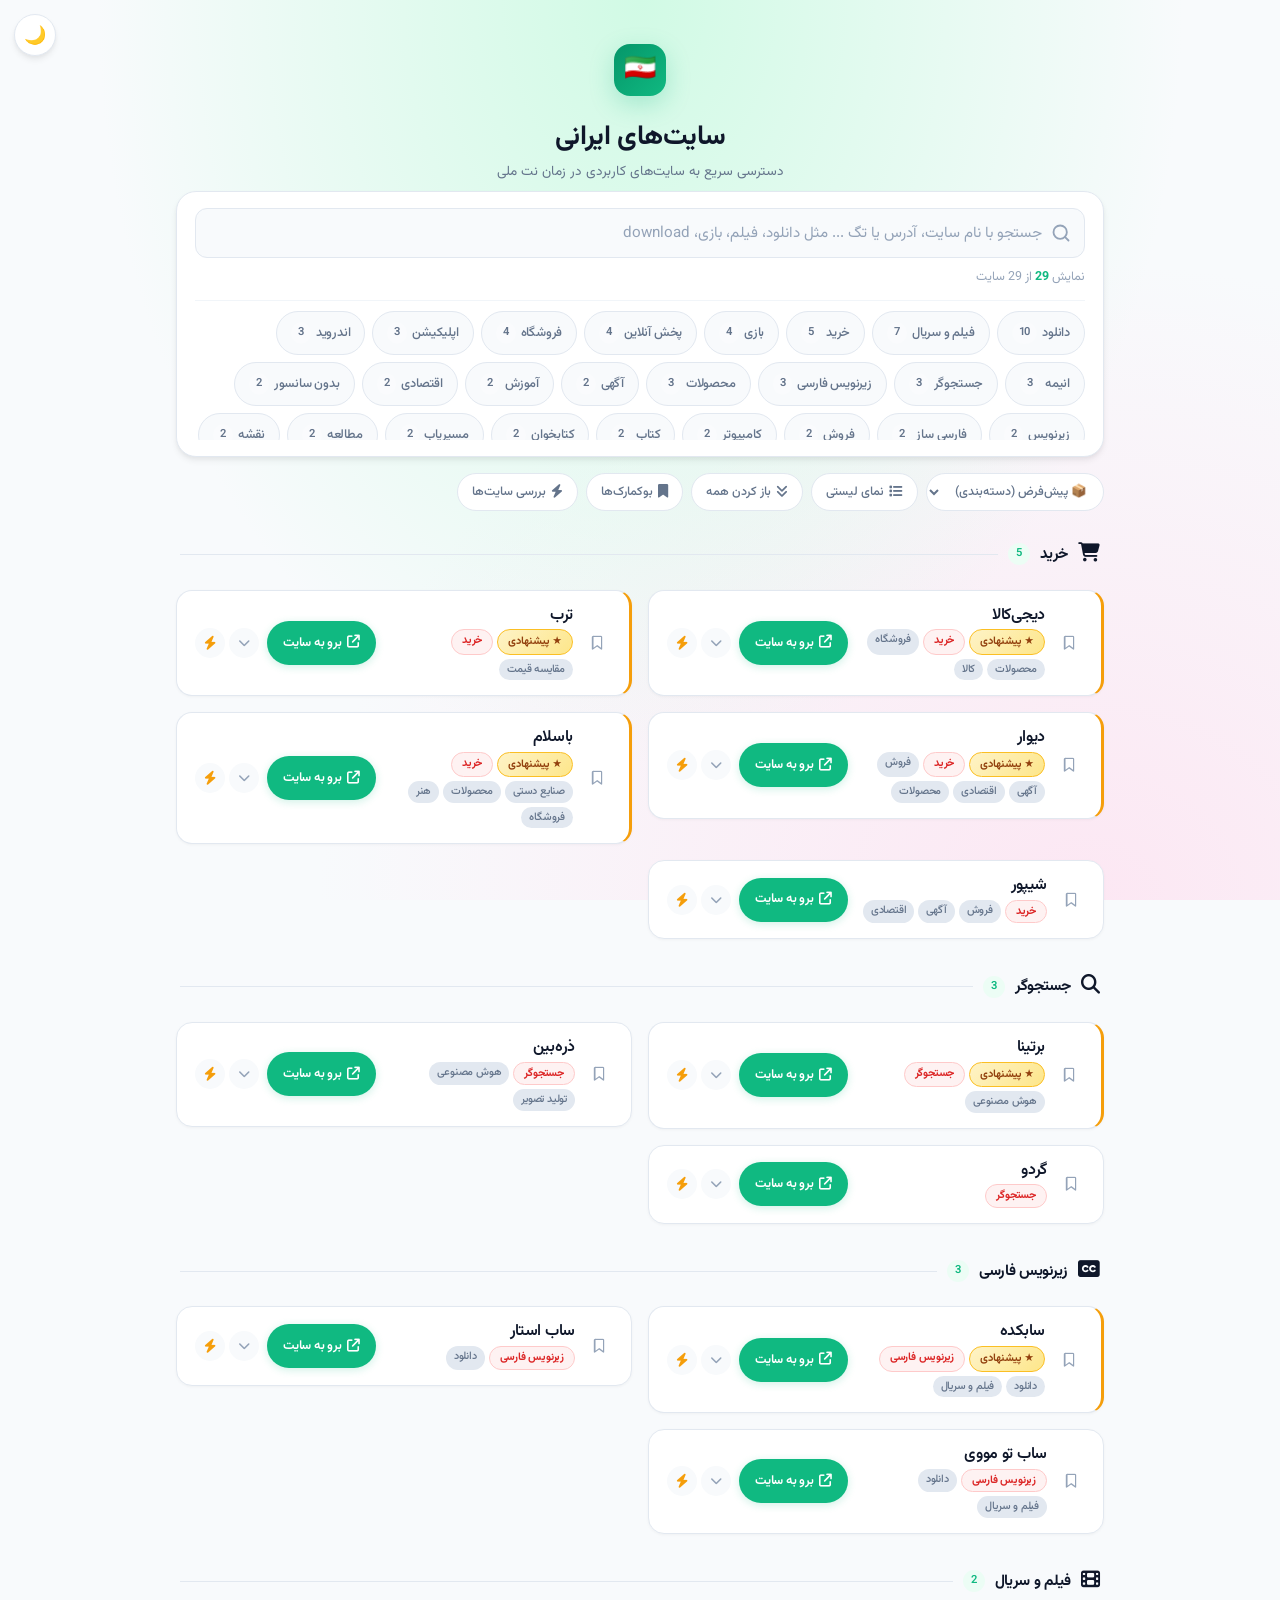
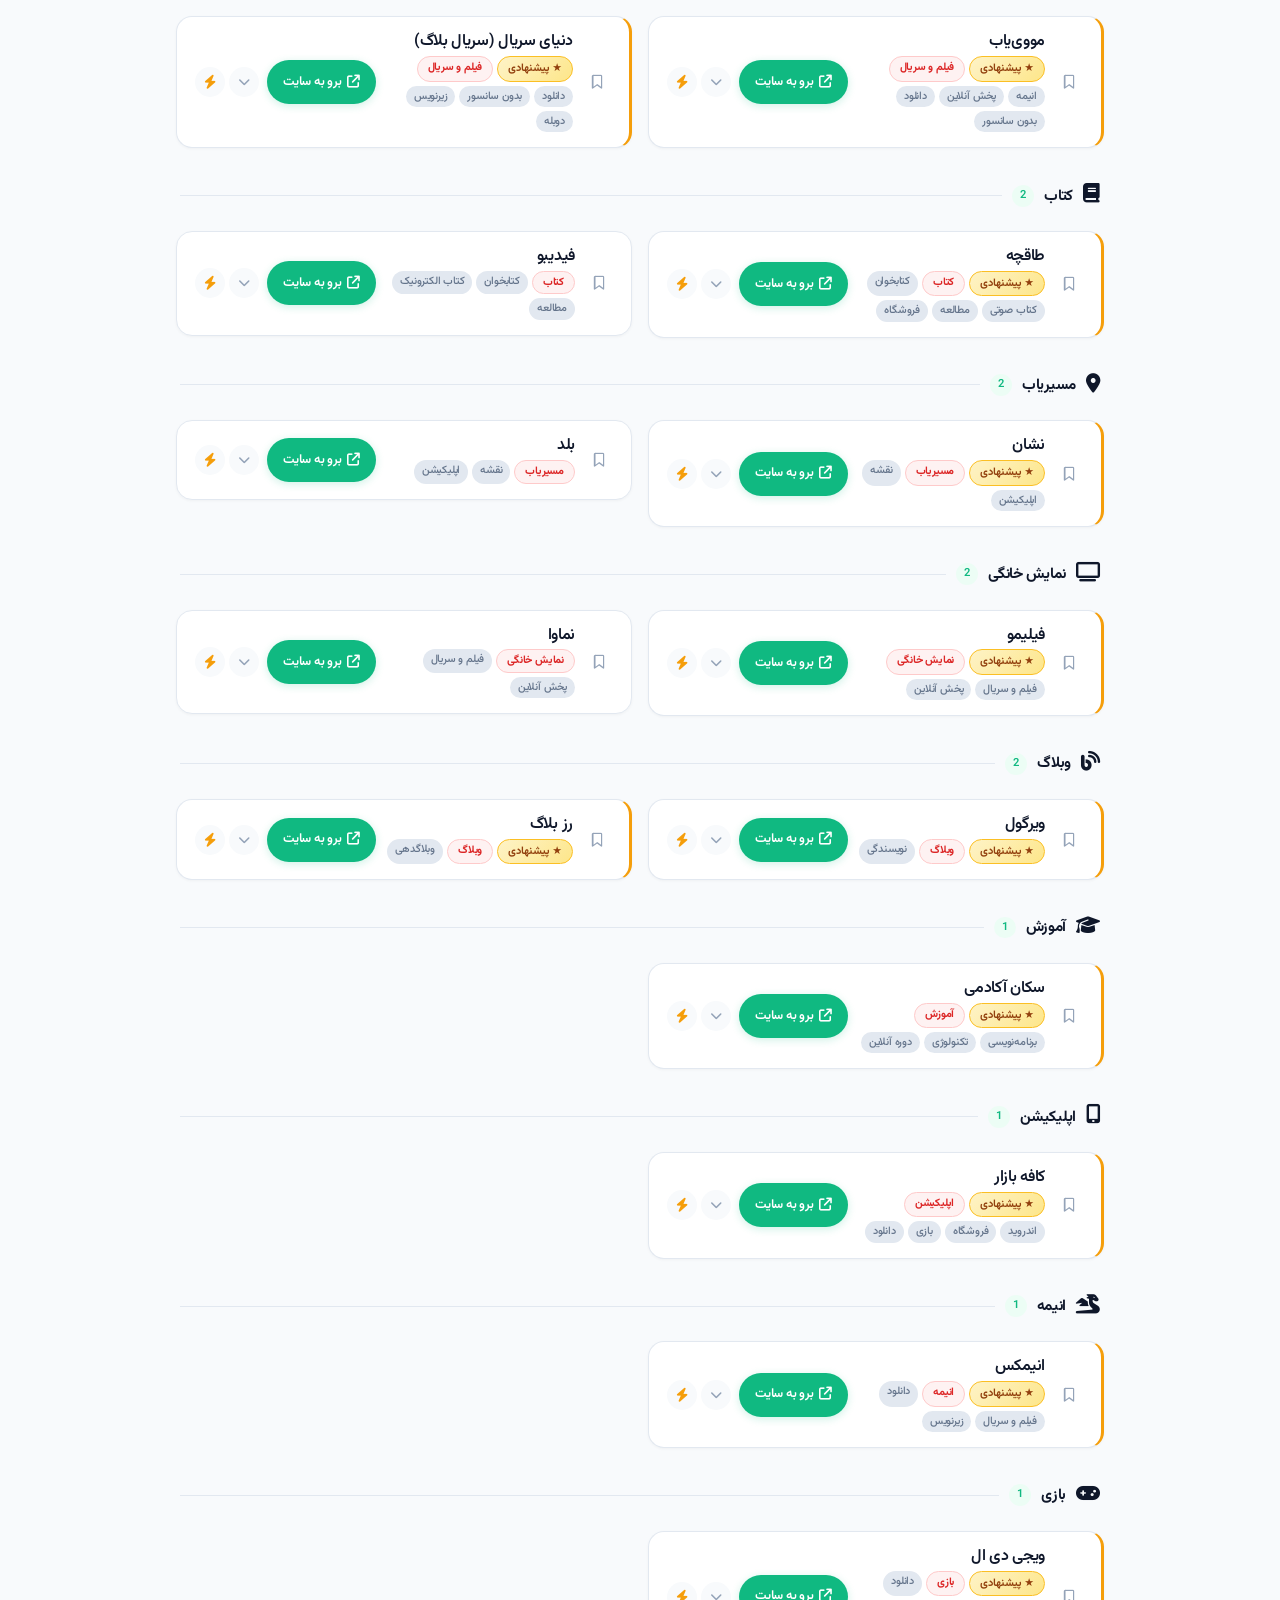
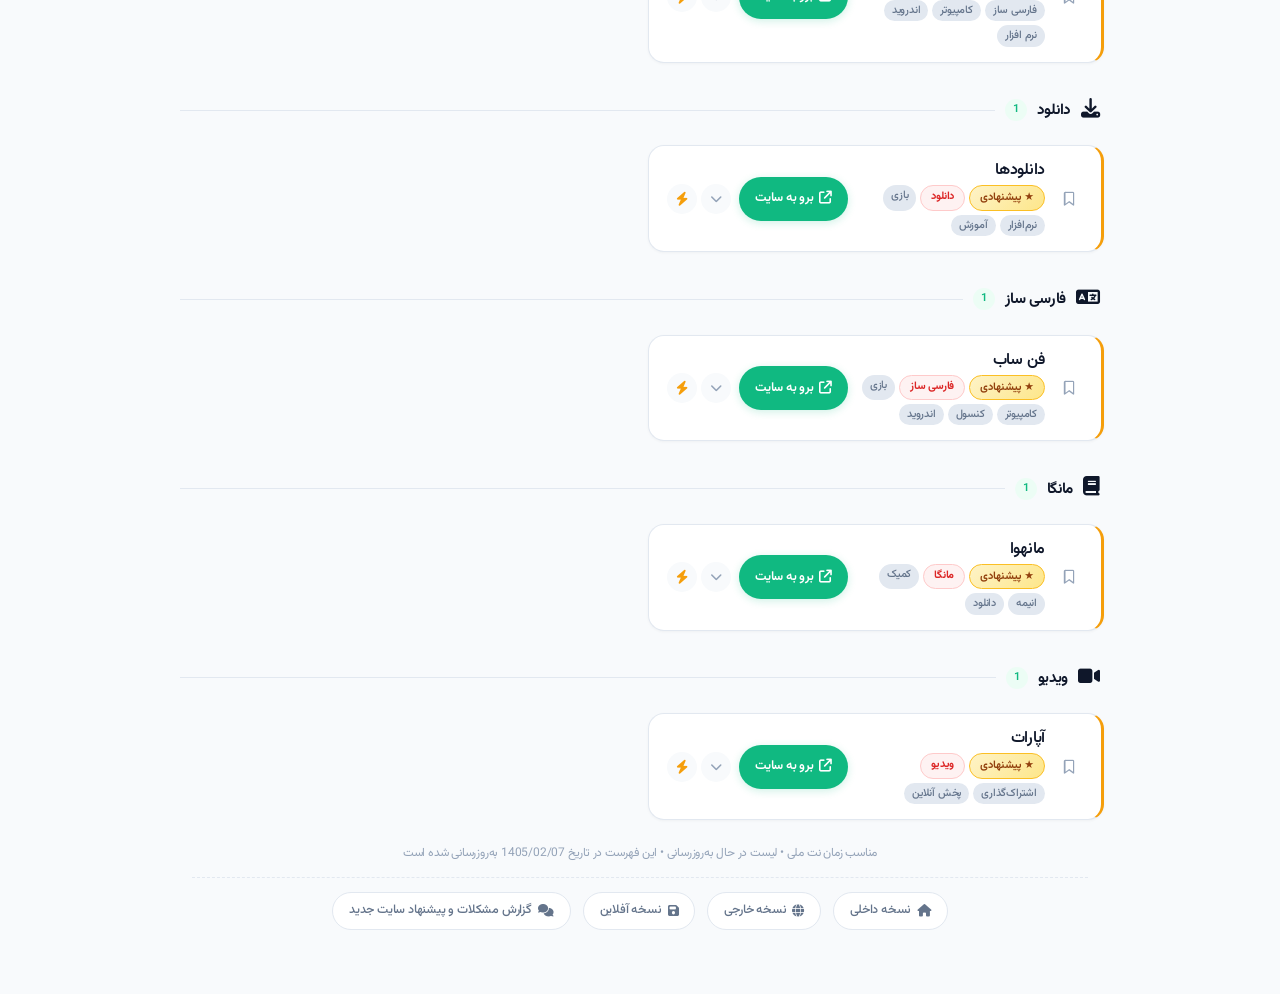
<file: index.html>
<!DOCTYPE html>
<html lang="fa" dir="rtl">
<head>
    <meta charset="UTF-8">
    <meta name="viewport" content="width=device-width, initial-scale=1.0">
    <link rel="stylesheet" href="fonts/fontawesome/css/all.min.css">
	<link rel="icon" type="image/svg+xml" href="data:image/svg+xml,<svg xmlns='http://www.w3.org/2000/svg' viewBox='0 0 100 100'><text y='.9em' font-size='90'>🇮🇷</text></svg>">
    <title>سایت‌های ایرانی - نت ملی</title>
    <script>
        // Prevent FOUC: set theme before any rendering
        (function(){
            var t = localStorage.getItem('theme');
            if (!t) t = window.matchMedia('(prefers-color-scheme: dark)').matches ? 'dark' : 'light';
            document.documentElement.setAttribute('data-theme', t);
        })();
    </script>
    <link rel="stylesheet" href="css/style.css">
</head>
<body>
    <!-- Dark Mode Toggle -->
    <button class="theme-toggle" id="themeToggle" title="تغییر حالت نمایش">
        <span class="icon-moon">🌙</span>
        <span class="icon-sun">☀️</span>
    </button>

    <div class="container">
        <!-- Header -->
        <header class="header">
            <div class="header-icon"></div>
            <h1>سایت‌های ایرانی</h1>
            <p class="subtitle">دسترسی سریع به سایت‌های کاربردی در زمان نت ملی</p>
        </header>

        <!-- Search Section -->
        <div class="search-section" id="searchSection">
            <div class="search-wrapper">
                <!-- Search Icon (inline SVG) -->
                <span class="search-icon">
                    <svg viewBox="0 0 24 24" fill="none" stroke="currentColor" stroke-width="2.2" stroke-linecap="round" stroke-linejoin="round">
                        <circle cx="11" cy="11" r="8"/>
                        <line x1="21" y1="21" x2="16.65" y2="16.65"/>
                    </svg>
                </span>
                <input type="text" id="searchInput" placeholder="جستجو با نام سایت، آدرس یا تگ ... مثل دانلود، فیلم، بازی، download" autocomplete="off">
                <button class="clear-search" id="clearSearch" title="پاک کردن">✕</button>
            </div>
            <div class="results-count" id="resultsCount"></div>
            <div class="tags-container" id="tagsContainer"></div>
            <button class="reset-tags" id="resetTags">✕ پاک کردن فیلترها</button>
        </div>

        <!-- Toolbar Row: Sort, View, Expand All, Bookmark Filter, Suggest -->
        <div class="toolbar-row" id="toolbarRow">
            <select class="sort-select" id="sortSelect" title="مرتب‌سازی">
                <option value="default">📦 پیش‌فرض (دسته‌بندی)</option>
                <option value="name">🔤 نام (الفبا)</option>
                <option value="recommended">⭐ پیشنهادی اول</option>
                <option value="id">🔢 شناسه</option>
            </select>
            <button class="toolbar-btn" id="viewToggle" title="تغییر نما">
                <i class="fa-solid fa-list"></i> <span>نمای لیستی</span>
            </button>
            <button class="toolbar-btn" id="expandAllBtn" title="باز/بسته کردن همه">
                <i class="fa-solid fa-angles-down"></i> <span>باز کردن همه</span>
            </button>
            <button class="toolbar-btn" id="bookmarkFilterBtn" title="نمایش بوکمارک‌ها">
                <i class="fa-solid fa-bookmark"></i> <span>بوکمارک‌ها</span>
            </button>
			<button class="toolbar-btn" id="checkAllBtn" title="بررسی در دسترس بودن همه سایت‌ها">
				<i class="fa-solid fa-bolt"></i> <span>بررسی سایت‌ها</span>
			</button>

        </div>

        <!-- Sites Grid -->
        <div class="sites-grid" id="sitesGrid"></div>

        <!-- Empty State -->
        <div class="empty-state" id="emptyState">
            <div class="empty-icon">🔍</div>
            <h3>نتیجه‌ای یافت نشد</h3>
            <p>با عبارت دیگری جستجو کنید یا فیلتر تگ‌ها را تغییر دهید</p>
        </div>

        <!-- Footer -->
        <footer class="footer">
            مناسب زمان نت ملی • لیست در حال به‌روزرسانی
            <span class="footer-date-wrap" style="display:none;">
                &bull; این فهرست در تاریخ <span id="footerDate"></span> به‌روزرسانی شده است
            </span>
			<div id="footerLinksContainer"></div>
        </footer>
    </div>

    <!-- Back to Top Button -->
    <button class="back-to-top" id="backToTop" aria-label="بازگشت به بالا" title="بازگشت به بالا">
        <svg viewBox="0 0 24 24" fill="none" stroke="currentColor" stroke-width="2.5" stroke-linecap="round" stroke-linejoin="round">
            <polyline points="18 15 12 9 6 15"/>
        </svg>
    </button>



    <script src="js/main.js"></script>
</body>
</html>
</file>
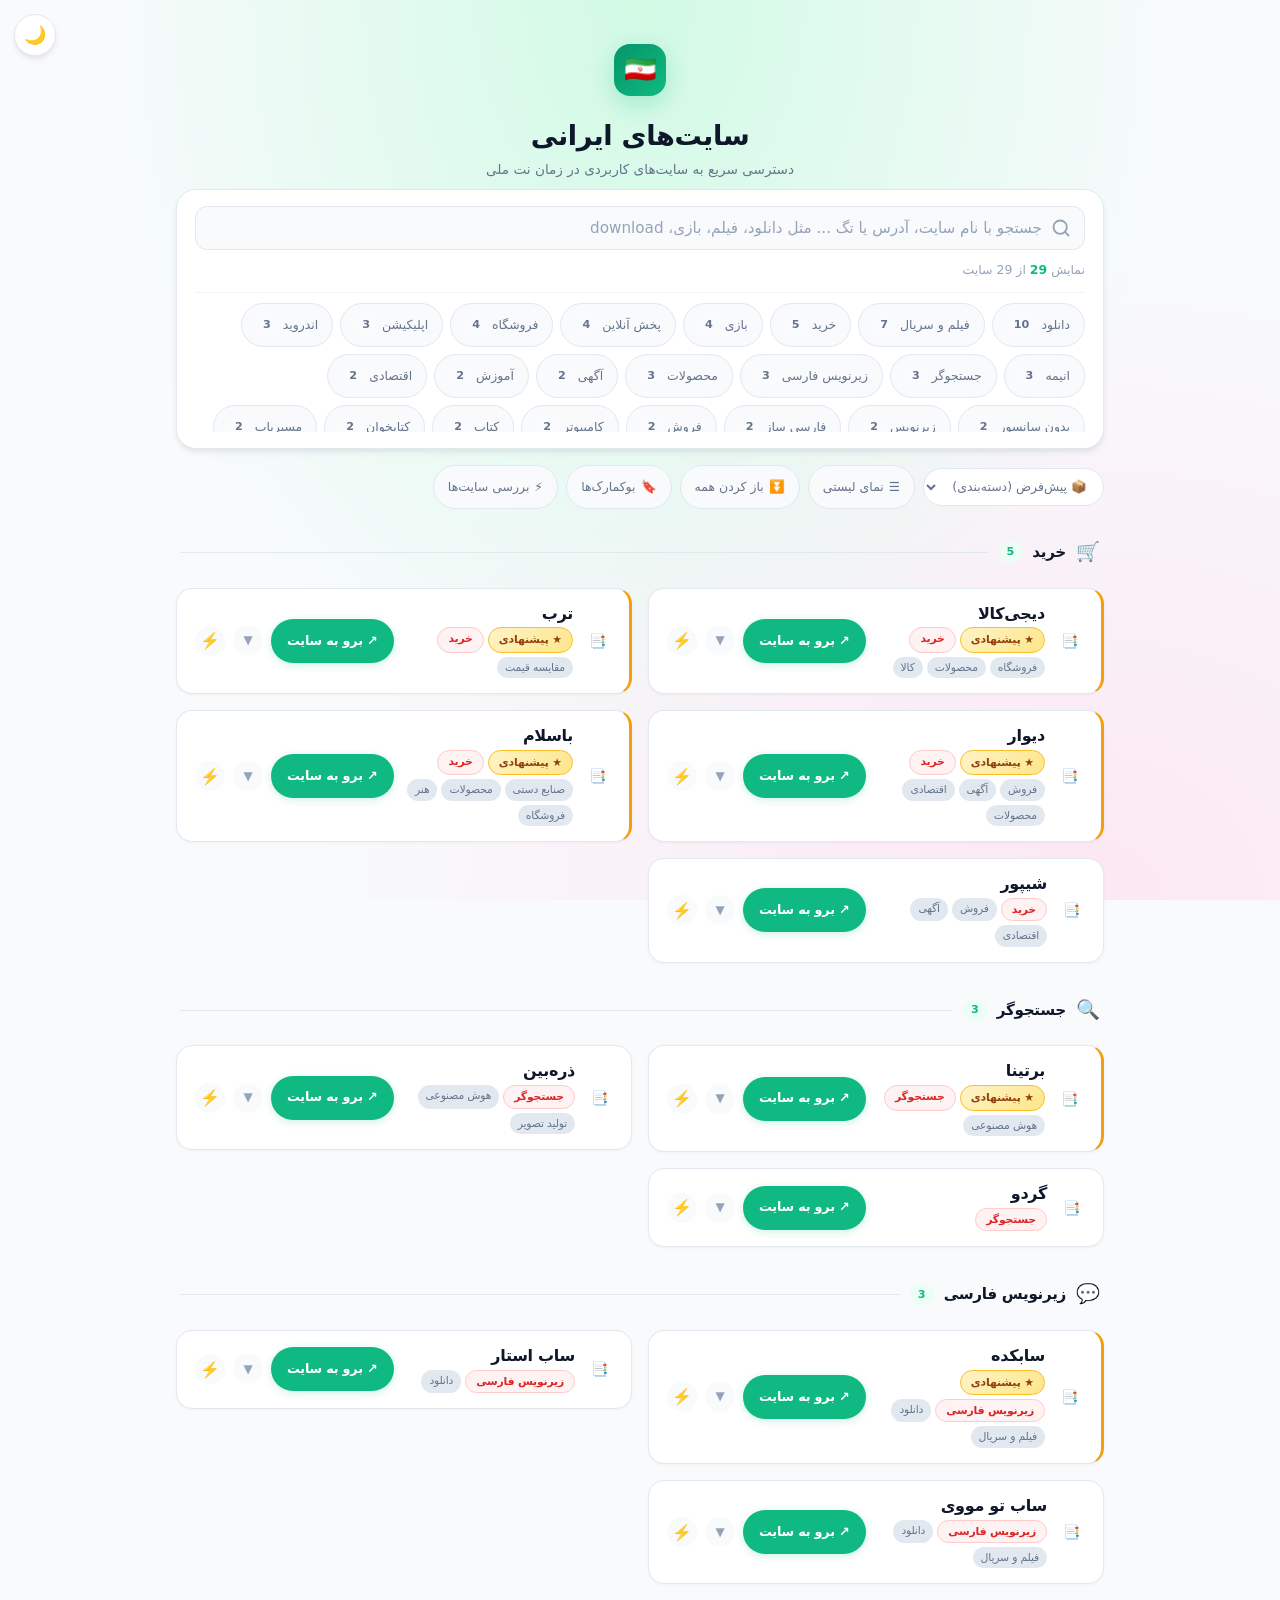
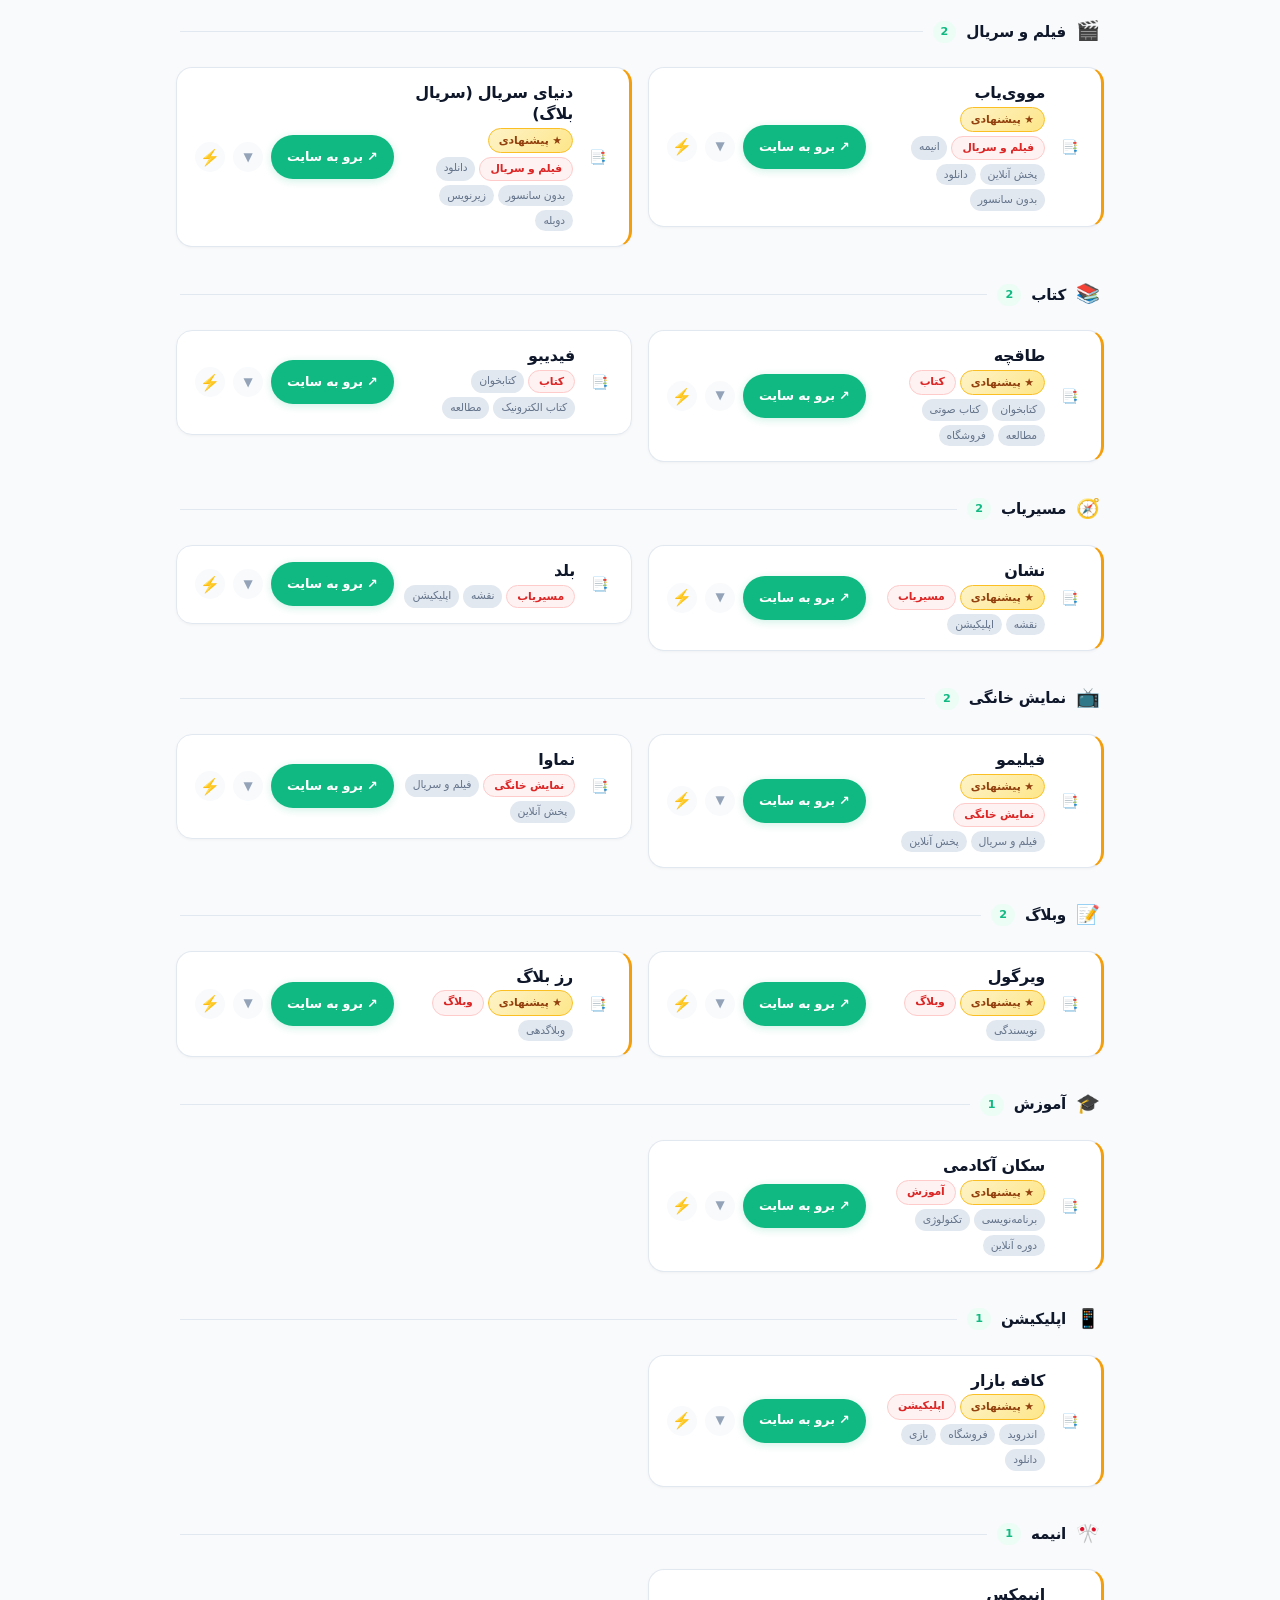
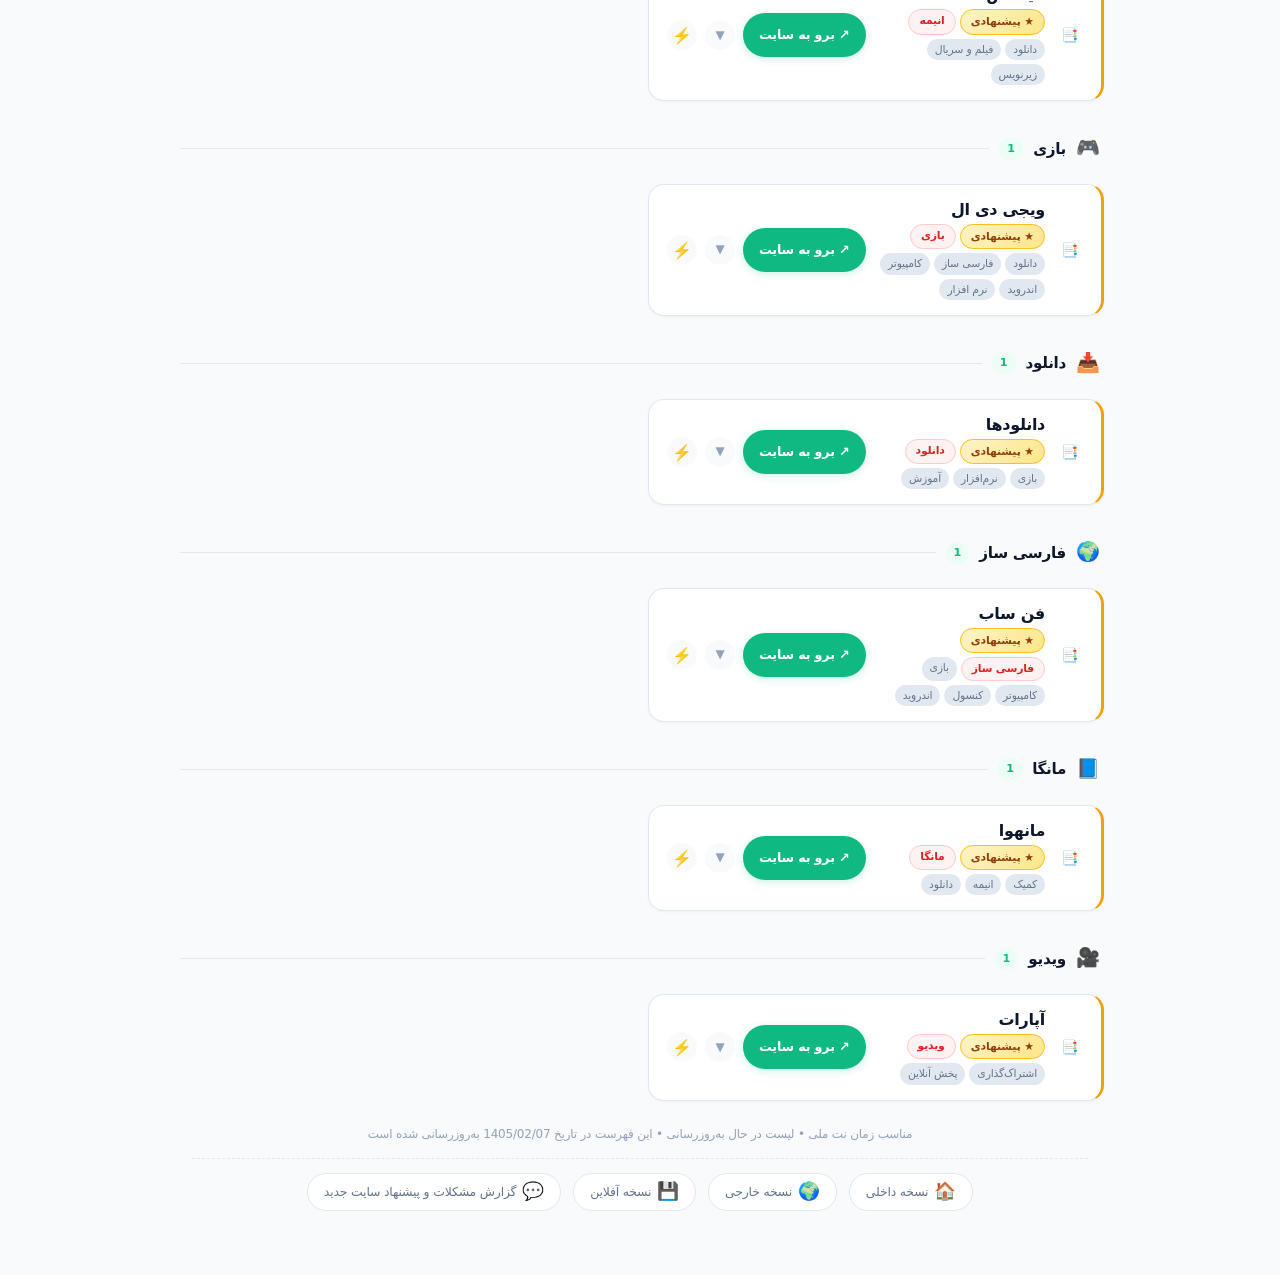
<file: offline.html>
<!DOCTYPE html>
<html lang="fa" dir="rtl">
<head>
    <meta charset="UTF-8">
    <meta name="viewport" content="width=device-width, initial-scale=1.0">
    <link rel="icon" type="image/svg+xml" href="data:image/svg+xml,<svg xmlns='http://www.w3.org/2000/svg' viewBox='0 0 100 100'><text y='.9em' font-size='90'>🇮🇷</text></svg>">
    <title>سایت‌های ایرانی - نت ملی (آفلاین)</title>
    <script>
        // Prevent FOUC: set theme before any rendering
        (function(){
            var t = localStorage.getItem('theme');
            if (!t) t = window.matchMedia('(prefers-color-scheme: dark)').matches ? 'dark' : 'light';
            document.documentElement.setAttribute('data-theme', t);
        })();
    </script>
    <style>
/* ═══════════════════════════════════════════════════════════════════
   style.css — Emerald Green Theme · Production-Ready · Offline Version
   ═══════════════════════════════════════════════════════════════════ */

:root {
    --bg: #f8fafc;
    --surface: #ffffff;
    --surface-hover: #f8fafc;
    --primary: #10b981;
    --primary-light: #34d399;
    --primary-bg: #ecfdf5;
    --star: #f59e0b;
    --star-bg: #fffbeb;
    --text: #0f172a;
    --text-secondary: #64748b;
    --text-muted: #94a3b8;
    --border: #e2e8f0;
    --border-light: #f1f5f9;
    --shadow-sm: 0 1px 2px rgba(0, 0, 0, 0.05);
    --shadow: 0 1px 3px rgba(0, 0, 0, 0.08), 0 1px 2px rgba(0, 0, 0, 0.04);
    --shadow-md: 0 4px 6px rgba(0, 0, 0, 0.06), 0 2px 4px rgba(0, 0, 0, 0.04);
    --shadow-lg: 0 10px 25px rgba(0, 0, 0, 0.08), 0 4px 10px rgba(0, 0, 0, 0.04);
    --radius-sm: 8px;
    --radius: 12px;
    --radius-lg: 16px;
    --radius-xl: 20px;
    --transition: 0.2s cubic-bezier(0.4, 0, 0.2, 1);
    --transition-slow: 0.35s cubic-bezier(0.4, 0, 0.2, 1);
    --font: 'Tahoma', 'Segoe UI', system-ui, -apple-system, sans-serif;
    --copy-success: #10b981;
    --bg-gradient: radial-gradient(ellipse at 50% 0%, #d1fae5 0%, transparent 60%),
                  radial-gradient(ellipse at 85% 100%, #fce7f3 0%, transparent 50%);
}

/* ── Dark Mode ──────────────────────── */
[data-theme="dark"] {
    --bg: #0f172a;
    --surface: #1e293b;
    --surface-hover: #273549;
    --primary: #34d399;
    --primary-light: #6ee7b7;
    --primary-bg: rgba(16, 185, 129, 0.15);
    --star: #fbbf24;
    --star-bg: #422006;
    --text: #f1f5f9;
    --text-secondary: #94a3b8;
    --text-muted: #64748b;
    --border: #334155;
    --border-light: #1e293b;
    --shadow-sm: 0 1px 2px rgba(0, 0, 0, 0.3);
    --shadow: 0 1px 3px rgba(0, 0, 0, 0.4), 0 1px 2px rgba(0, 0, 0, 0.2);
    --shadow-md: 0 4px 6px rgba(0, 0, 0, 0.4), 0 2px 4px rgba(0, 0, 0, 0.2);
    --shadow-lg: 0 10px 25px rgba(0, 0, 0, 0.5), 0 4px 10px rgba(0, 0, 0, 0.3);
    --bg-gradient: radial-gradient(ellipse at 50% 0%, rgba(16, 185, 129, 0.08) 0%, transparent 60%),
                  radial-gradient(ellipse at 85% 100%, rgba(244, 114, 182, 0.06) 0%, transparent 50%);
}

* {
    margin: 0;
    padding: 0;
    box-sizing: border-box;
}

html {
    scroll-behavior: smooth;
    -webkit-tap-highlight-color: transparent;
}

body {
    font-family: var(--font);
    background: var(--bg);
    color: var(--text);
    line-height: 1.6;
    min-height: 100vh;
    -webkit-font-smoothing: antialiased;
    -moz-osx-font-smoothing: grayscale;
    background-image: var(--bg-gradient);
    background-attachment: fixed;
}

/* ── Global Focus-Visible (Accessibility) ────────────────────── */
*:focus-visible {
    outline: 2px solid var(--primary);
    outline-offset: 2px;
    border-radius: 4px;
}
.tag-chip:focus-visible,
.btn-go:focus-visible,
.expanded-link-item:focus-visible {
    outline-offset: 1px;
}

/* ── Container ─────────────────────── */
.container {
    max-width: 880px;
    margin: 0 auto;
    padding: 16px 16px 40px;
}

/* ── Header ───────────────────────── */
.header {
    text-align: center;
    padding: 28px 20px 8px;
    position: relative;
}
.header-icon {
    display: inline-block;
    width: 52px;
    height: 52px;
    background: linear-gradient(135deg, #059669 0%, #10b981 100%);
    border-radius: var(--radius-lg);
    margin-bottom: 10px;
    position: relative;
    box-shadow: 0 8px 24px rgba(16, 185, 129, 0.25);
}
.header-icon::after {
    content: '🇮🇷';
    position: absolute;
    inset: 0;
    display: flex;
    align-items: center;
    justify-content: center;
    font-size: 26px;
}
.header h1 {
    font-size: clamp(1.3rem, 3vw, 1.7rem);
    font-weight: 700;
    color: var(--text);
    letter-spacing: -0.3px;
}
.header .subtitle {
    font-size: 0.85rem;
    color: var(--text-secondary);
    margin-top: 2px;
}

/* ── Search Section ──────────────── */
.search-section {
    position: relative;
    background: var(--surface);
    border-radius: var(--radius-xl);
    padding: 16px 18px;
    margin-bottom: 16px;
    box-shadow: var(--shadow-md);
    border: 1px solid var(--border);
    backdrop-filter: blur(12px);
    -webkit-backdrop-filter: blur(12px);
    transition: box-shadow var(--transition);
}
.search-section:focus-within {
    box-shadow: var(--shadow-lg), 0 0 0 3px rgba(16, 185, 129, 0.12);
    border-color: var(--border);
}
.search-wrapper {
    position: relative;
    display: flex;
    align-items: center;
    gap: 10px;
}
.search-icon {
    position: absolute;
    right: 14px;
    top: 50%;
    transform: translateY(-50%);
    pointer-events: none;
    z-index: 2;
    color: var(--text-muted);
    transition: color var(--transition);
}
.search-wrapper:focus-within .search-icon {
    color: var(--primary-light);
}
.search-icon svg {
    display: block;
    width: 20px;
    height: 20px;
}
#searchInput {
    flex: 1;
    width: 100%;
    padding: 12px 42px 12px 14px;
    border: 1.5px solid var(--border);
    border-radius: var(--radius);
    font-family: var(--font);
    font-size: 0.95rem;
    background: var(--surface-hover);
    color: var(--text);
    transition: all var(--transition);
    outline: none;
    direction: rtl;
}
#searchInput::placeholder {
    color: var(--text-muted);
}
#searchInput:focus {
    border-color: var(--primary-light);
    background: var(--surface);
    box-shadow: 0 0 0 3px rgba(16, 185, 129, 0.06);
}
.clear-search {
    display: none;
    position: absolute;
    left: 10px;
    top: 50%;
    transform: translateY(-50%);
    background: var(--border);
    border: none;
    border-radius: 50%;
    width: 26px;
    height: 26px;
    cursor: pointer;
    font-size: 14px;
    color: var(--text-secondary);
    align-items: center;
    justify-content: center;
    transition: all var(--transition);
    z-index: 2;
    line-height: 1;
}
.clear-search.visible {
    display: flex;
}
.clear-search:hover {
    background: var(--text-muted);
    color: var(--surface);
}
.results-count {
    font-size: 0.78rem;
    color: var(--text-muted);
    margin-top: 10px;
    text-align: right;
    transition: all var(--transition);
}
.results-count strong {
    color: var(--primary);
    font-weight: 700;
}

/* ── Tag Chips ────────────────────── */
.tags-container {
    display: flex;
    flex-wrap: wrap;
    gap: 7px;
    margin-top: 12px;
    padding-top: 10px;
    border-top: 1px solid var(--border-light);
    max-height: 140px;
    overflow-y: auto;
    scrollbar-width: thin;
    scrollbar-color: #cbd5e1 transparent;
    -webkit-overflow-scrolling: touch;
}
.tags-container::-webkit-scrollbar {
    width: 4px;
}
.tags-container::-webkit-scrollbar-track {
    background: transparent;
    border-radius: 8px;
}
.tags-container::-webkit-scrollbar-thumb {
    background: #cbd5e1;
    border-radius: 8px;
}

/* ── Common interactive chip / button style ────────────────── */
.tag-chip,
.toolbar-btn,
.sort-select,
.expanded-link-item {
    display: inline-flex;
    align-items: center;
    gap: 5px;
    border-radius: 50px;
    font-family: var(--font);
    font-size: 0.78rem;
    font-weight: 500;
    cursor: pointer;
    user-select: none;
    white-space: nowrap;
    transition: all var(--transition);
    border: 1.5px solid var(--border);
}

.tag-chip,
.toolbar-btn,
.expanded-link-item {
    background: var(--surface-hover);
    color: var(--text-secondary);
}

.sort-select {
    cursor: pointer;
    gap: 0;
    background: var(--surface);
    color: var(--text-secondary);
    padding: 7px 12px;
    font-weight: 500;
    outline: none;
    min-height: 38px;
    direction: rtl;
}
.sort-select:focus {
    border-color: var(--primary);
    box-shadow: 0 0 0 3px rgba(16, 185, 129, 0.1);
}

.tag-chip,
.toolbar-btn {
    padding: 7px 14px;
    min-height: 44px;
}

.expanded-link-item {
    padding: 8px 14px;
    min-height: 44px;
}

.tag-chip:hover,
.toolbar-btn:hover,
.expanded-link-item:hover {
    background: var(--primary-bg);
    color: var(--primary);
    transform: translateY(-1px);
    box-shadow: var(--shadow-sm);
}
.toolbar-btn:hover {
    border-color: var(--primary);
}

.tag-chip:active,
.toolbar-btn:active,
.expanded-link-item:active {
    transform: scale(0.95);
}

.tag-chip.active,
.toolbar-btn.active {
    background: var(--primary);
    color: #fff;
    border-color: var(--primary);
}
.tag-chip.active {
    font-weight: 600;
    box-shadow: 0 4px 12px rgba(16, 185, 129, 0.3);
}
.tag-chip .tag-count {
    font-size: 0.7rem;
    background: rgba(255, 255, 255, 0.25);
    border-radius: 50px;
    padding: 2px 7px;
    font-weight: 600;
}
.tag-chip.active .tag-count {
    background: rgba(255, 255, 255, 0.3);
}

.reset-tags {
    display: none;
    font-size: 0.75rem;
    color: #ef4444;
    cursor: pointer;
    padding: 7px 12px;
    border-radius: 50px;
    background: #450a0a;
    border: 1px solid #7f1d1d;
    font-family: var(--font);
    transition: all var(--transition);
    white-space: nowrap;
}
.reset-tags.visible {
    display: inline-flex;
    align-items: center;
    gap: 4px;
}
.reset-tags:hover {
    background: #7f1d1d;
    border-color: #991b1b;
}

/* ── Site Cards Grid ───────────────── */
.sites-grid {
    display: grid;
    grid-template-columns: repeat(auto-fit, minmax(min(300px, 100%), 1fr));
    gap: 1rem;
    align-items: start;
}

/* ── View: List Mode ───────────────── */
.sites-grid.list-view {
    grid-template-columns: 1fr;
    gap: 0.5rem;
}
.sites-grid.list-view .site-card {
    border-radius: var(--radius-sm);
}
.sites-grid.list-view .card-main {
    padding: 8px 12px;
    min-height: auto;
}
.sites-grid.list-view .card-description-preview {
    display: inline;
    font-size: 0.78rem;
    color: var(--text-muted);
    margin-right: 8px;
}
.sites-grid.list-view .site-card.expanded .card-expanded {
    max-height: 800px;
}
.sites-grid.list-view .card-tags-row {
    display: none;
}
.sites-grid.list-view .site-card.expanded .card-tags-row {
    display: flex;
}

/* ── Category Header ─────────────── */
.category-header {
    grid-column: 1 / -1;
    display: flex;
    align-items: center;
    gap: 10px;
    margin-top: 16px;
    margin-bottom: 4px;
    padding: 0 4px;
}
.category-header:first-child {
    margin-top: 0;
}
.category-header-icon {
    font-size: 1.2rem;
}
.category-header-title {
    font-size: 0.95rem;
    font-weight: 700;
    color: var(--text);
    letter-spacing: -0.3px;
}
.category-header-count {
    font-size: 0.7rem;
    font-weight: 600;
    background: var(--primary-bg);
    color: var(--primary);
    padding: 2px 8px;
    border-radius: 50px;
}
.category-header-line {
    flex: 1;
    height: 1px;
    background: var(--border);
}

/* ── Toolbar Row ────── */
.toolbar-row {
    display: flex;
    align-items: center;
    gap: 8px;
    margin-bottom: 12px;
    flex-wrap: wrap;
}

/* ── Bookmark Star ────────────────── */
.bookmark-btn {
    flex-shrink: 0;
    width: 28px;
    height: 28px;
    display: flex;
    align-items: center;
    justify-content: center;
    font-size: 14px;
    color: var(--text-muted);
    transition: all var(--transition);
    cursor: pointer;
    border: none;
    background: none;
    border-radius: 50%;
    padding: 0;
}
.bookmark-btn:hover {
    color: var(--star);
    background: var(--star-bg);
}
.bookmark-btn.bookmarked {
    color: var(--star);
    animation: starPop 0.4s ease;
}

/* ── Check Site Button ───────────── */
.check-site-btn {
    flex-shrink: 0;
    width: 30px;
    height: 30px;
    border-radius: 50%;
    border: none;
    background: var(--surface-hover);
    cursor: pointer;
    display: flex;
    align-items: center;
    justify-content: center;
    font-size: 16px;
    transition: all var(--transition);
    color: var(--star);
    padding: 0;
}
.check-site-btn:hover {
    background: var(--primary-bg);
    color: var(--primary);
}
.check-site-btn.checking {
    pointer-events: none;
    opacity: 0.6;
}
.check-site-btn.check-success {
    color: var(--primary);
}
.check-site-btn.check-fail {
    color: #ef4444;
}

/* ── Site Card ────────────────────── */
.site-card {
    background: var(--surface);
    border-radius: var(--radius-lg);
    border: 1px solid #e2e8f0;
    cursor: pointer;
    transition: all var(--transition-slow);
    box-shadow: 0 1px 3px rgba(0, 0, 0, 0.04);
    position: relative;
    overflow: hidden;
    display: flex;
    flex-direction: column;
    animation: fadeInUp 0.4s ease forwards;
    opacity: 0;
    transform: translateY(8px);
}
.site-card.visible {
    opacity: 1;
    transform: translateY(0);
}
.site-card.hidden {
    display: none;
}
@keyframes fadeInUp {
    to {
        opacity: 1;
        transform: translateY(0);
    }
}
.site-card:hover {
    box-shadow: 0 10px 25px rgba(0, 0, 0, 0.1);
    border-color: var(--text-muted);
    transform: translateY(-3px);
}
.site-card.expanded {
    box-shadow: 0 10px 25px rgba(0, 0, 0, 0.1);
    border-color: var(--primary);
    background: var(--surface-hover);
    transform: translateY(-3px);
}
.site-card.recommended {
    border-right: 3px solid var(--star);
}

/* ── Recommended Badge ────────────── */
.recommended-badge {
    display: inline-flex;
    align-items: center;
    gap: 3px;
    padding: 3px 10px;
    background: linear-gradient(135deg, #fef3c7, #fde68a);
    color: #92400e;
    border-radius: 50px;
    font-size: 0.68rem;
    font-weight: 700;
    letter-spacing: -0.1px;
    border: 1px solid #fbbf24;
    white-space: nowrap;
}
[data-theme="dark"] .recommended-badge {
    background: linear-gradient(135deg, #78350f, #92400e);
    color: #fbbf24;
    border-color: #b45309;
}

/* ── Card Main Row ────────────────── */
.card-main {
    display: flex;
    align-items: center;
    gap: 10px;
    padding: 13px 14px;
    min-height: 56px;
    flex-wrap: wrap;
}
.card-info {
    flex: 1;
    min-width: 120px;
}
.card-name {
    font-weight: 600;
    font-size: 0.95rem;
    color: var(--text);
    letter-spacing: -0.3px;
    line-height: 1.3;
}
.card-tags-row {
    display: flex;
    flex-wrap: wrap;
    gap: 4px;
    margin-top: 3px;
}
.card-tag-mini {
    font-size: 0.68rem;
    padding: 2px 8px;
    border-radius: 50px;
    background: var(--border);
    color: var(--text-secondary);
    font-weight: 500;
    letter-spacing: -0.2px;
}
.card-tag-main {
    font-size: 0.68rem;
    padding: 2px 10px;
    border-radius: 50px;
    background: #fef2f2;
    color: #dc2626;
    font-weight: 700;
    letter-spacing: -0.2px;
    border: 1px solid #fecaca;
}
[data-theme="dark"] .card-tag-main {
    background: rgba(220, 38, 38, 0.15);
    color: #f87171;
    border-color: rgba(220, 38, 38, 0.3);
}
.card-actions {
    display: flex;
    align-items: center;
    gap: 8px;
    flex-shrink: 0;
    margin-right: auto;
}
.btn-go {
    display: inline-flex;
    align-items: center;
    gap: 5px;
    padding: 8px 16px;
    border-radius: 50px;
    font-size: 0.8rem;
    font-weight: 600;
    cursor: pointer;
    text-decoration: none;
    border: none;
    background: var(--primary);
    color: #fff;
    transition: all var(--transition);
    white-space: nowrap;
    font-family: var(--font);
    letter-spacing: -0.2px;
    box-shadow: 0 2px 8px rgba(16, 185, 129, 0.2);
    position: relative;
    z-index: 2;
    min-height: 44px;
    min-width: 44px;
}
.btn-go:hover {
    background: #059669;
    box-shadow: 0 4px 16px rgba(16, 185, 129, 0.35);
    transform: translateY(-1px);
}
.btn-go:active {
    transform: scale(0.95);
}
.expand-arrow {
    flex-shrink: 0;
    width: 30px;
    height: 30px;
    border-radius: 50%;
    display: flex;
    align-items: center;
    justify-content: center;
    transition: all var(--transition);
    color: var(--text-muted);
    font-size: 12px;
    background: var(--surface-hover);
}
.site-card.expanded .expand-arrow {
    transform: rotate(180deg);
    background: var(--primary-bg);
    color: var(--primary);
}

/* ── Expanded Content ─────────────── */
.card-expanded {
    max-height: 0;
    opacity: 0;
    overflow: hidden;
    transition: all var(--transition-slow);
    border-top: 0px solid transparent;
    padding: 0 14px;
    background: transparent;
    display: flex;
    flex-direction: column;
    gap: 0;
}
.site-card.expanded .card-expanded {
    max-height: 600px;
    opacity: 1;
    padding: 14px;
    border-top: 1px solid var(--border);
    gap: 10px;
}
.expanded-description {
    font-size: 0.85rem;
    color: var(--text-secondary);
    line-height: 1.7;
}
.expanded-links {
    display: flex;
    flex-wrap: wrap;
    gap: 8px;
}
.expanded-link-item.unfiltered {
    background: #fef3c7;
    color: #92400e;
    border-color: #fde68a;
    font-weight: 600;
}
.expanded-link-item.unfiltered:hover {
    background: #fde68a;
    border-color: #fcd34d;
    color: #78350f;
}
.expanded-link-item.copy-success {
    background: #064e3b !important;
    color: #6ee7b7 !important;
    border-color: #065f46 !important;
    font-weight: 700 !important;
    animation: copyPulse 0.5s ease;
}
@keyframes copyPulse {
    0%,
    100% { transform: scale(1); }
    30%   { transform: scale(1.08); }
    60%   { transform: scale(0.97); }
}

/* ── Social Media Badges ──────────── */
.social-title {
    font-size: 0.75rem;
    font-weight: 700;
    color: #64748b;
    letter-spacing: -0.2px;
    margin-bottom: 2px;
}
.social-badges {
    display: flex;
    flex-wrap: wrap;
    gap: 6px;
}
.social-badge {
    display: inline-flex;
    align-items: center;
    gap: 4px;
    padding: 5px 10px;
    border-radius: 50px;
    font-size: 0.7rem;
    font-weight: 600;
    text-decoration: none;
    color: #fff;
    transition: all var(--transition);
    white-space: nowrap;
    letter-spacing: -0.2px;
    font-family: var(--font);
}
.social-badge:hover {
    transform: translateY(-2px);
    box-shadow: 0 4px 10px rgba(0, 0, 0, 0.2);
    filter: brightness(1.1);
}
.social-badge:active {
    transform: scale(0.93);
}
.social-telegram { background: #26A5E4; }
.social-instagram { background: #E4405F; }
.social-twitter { background: #1DA1F2; }
.social-youtube { background: #FF0000; }
.social-eitaa { background: #F78F1E; }
.social-rubika { background: #00BFA5; }
.social-soroush { background: #5B4DA8; }
.social-bale { background: #4CAF50; }
.social-aparat { background: #ED145B; }
.social-whatsapp { background: #25D366; }
.social-linkedin { background: #0A66C2; }
.social-discord { background: #5865F2; }
.social-custom { background: #6366f1; }
.custom-links-badges {
    display: flex;
    flex-wrap: wrap;
    gap: 8px;
    margin-top: 10px;
    padding-top: 10px;
    border-top: 1px dashed rgba(100, 116, 139, 0.25);
}

/* ── Empty State ──────────────────── */
.empty-state {
    display: none;
    flex-direction: column;
    align-items: center;
    justify-content: center;
    padding: 48px 20px;
    text-align: center;
    grid-column: 1 / -1;
}
.empty-state.visible {
    display: flex;
}
.empty-icon {
    font-size: 56px;
    margin-bottom: 14px;
    opacity: 0.7;
}
.empty-state h3 {
    font-size: 1.1rem;
    color: var(--text);
    margin-bottom: 4px;
}
.empty-state p {
    font-size: 0.85rem;
    color: var(--text-muted);
}

/* ── Footer ───────────────────────── */
.footer {
    text-align: center;
    padding: 24px 16px;
    font-size: 0.75rem;
    color: var(--text-muted);
    letter-spacing: -0.2px;
}

/* ── Footer Links Section ────────── */
.footer-links {
    display: flex;
    flex-wrap: wrap;
    justify-content: center;
    gap: 12px;
    margin-top: 14px;
    padding: 14px 0 0;
    border-top: 1px dashed var(--border);
}

.footer-link-item {
    display: inline-flex;
    align-items: center;
    gap: 6px;
    padding: 8px 16px;
    border-radius: 50px;
    background: var(--surface);
    border: 1.5px solid var(--border);
    color: var(--text-secondary);
    font-size: 0.78rem;
    font-weight: 500;
    text-decoration: none;
    transition: all 0.2s ease;
    font-family: var(--font);
    white-space: nowrap;
}

.footer-link-item:hover {
    background: var(--primary-bg);
    border-color: var(--primary);
    color: var(--primary);
    transform: translateY(-2px);
    box-shadow: 0 4px 12px rgba(16, 185, 129, 0.15);
}

.footer-link-item .link-icon {
    font-size: 1.1rem;
    line-height: 1;
}

/* ── Dark Mode: Footer Links ──────── */
[data-theme="dark"] .footer-link-item {
    background: var(--surface);
    border-color: var(--border);
}
[data-theme="dark"] .footer-link-item:hover {
    background: var(--primary-bg);
}

/* ── Dark Mode: Category Header ──── */
[data-theme="dark"] .category-header-title {
    color: var(--text);
}
[data-theme="dark"] .toolbar-btn {
    background: var(--surface);
    border-color: var(--border);
}
[data-theme="dark"] .sort-select {
    background: var(--surface);
    border-color: var(--border);
    color: var(--text-secondary);
}
[data-theme="dark"] .sort-select option {
    background: var(--surface);
    color: var(--text);
}

/* ── Responsive Fine-tuning ───────── */
@media (max-width: 480px) {
    .container {
        padding: 8px 8px 32px;
    }
    .search-section {
        padding: 12px 10px;
        border-radius: var(--radius-lg);
        margin-bottom: 10px;
    }
    #searchInput {
        padding: 10px 38px 10px 10px;
        font-size: 16px;
    }
    .card-main {
        padding: 10px 10px;
        gap: 6px;
    }
    .card-name {
        font-size: 0.85rem;
    }
    .btn-go {
        padding: 7px 12px;
        font-size: 0.73rem;
        gap: 3px;
    }
    .tag-chip,
    .toolbar-btn {
        padding: 5px 10px;
        font-size: 0.72rem;
    }
    .card-expanded {
        padding: 0 10px;
    }
    .site-card.expanded .card-expanded {
        padding: 10px;
    }
    .social-badge {
        padding: 4px 8px;
        font-size: 0.65rem;
    }
    .expand-arrow {
        width: 26px;
        height: 26px;
    }
    .expanded-link-item {
        padding: 6px 10px;
        font-size: 0.72rem;
    }
    .toolbar-row {
        gap: 5px;
    }
    .sort-select {
        padding: 6px 10px;
        font-size: 0.72rem;
    }
    .category-header-title {
        font-size: 0.85rem;
    }
}
@media (min-width: 1024px) {
    .container {
        max-width: 960px;
    }
    .card-main {
        padding: 15px 18px;
    }
    .card-name {
        font-size: 1rem;
    }
}
@media (min-width: 1300px) {
    .container {
        max-width: 1050px;
    }
}

/* ─── Donate Badge ─── */
.donate-section {
    margin-top: 12px;
    padding-top: 12px;
    border-top: 1px dashed rgba(239, 68, 68, 0.3);
}
.donate-badge {
    display: inline-flex;
    align-items: center;
    gap: 6px;
    padding: 6px 14px;
    background: linear-gradient(135deg, #fee2e2, #fecaca);
    color: #991b1b;
    border-radius: 20px;
    font-size: 12px;
    font-weight: 600;
    text-decoration: none;
    transition: all 0.2s ease;
    border: 1px solid rgba(239, 68, 68, 0.2);
}
.donate-badge:hover {
    background: linear-gradient(135deg, #fecaca, #fca5a5);
    transform: translateY(-1px);
    box-shadow: 0 2px 8px rgba(239, 68, 68, 0.2);
}
.donate-badge i {
    color: #ef4444;
    animation: heartbeat 1.5s ease-in-out infinite;
}
@keyframes heartbeat {
    0%, 100% { transform: scale(1); }
    50% { transform: scale(1.2); }
}

/* ─── Dark Mode Toggle ─── */
.theme-toggle {
    position: fixed;
    top: 14px;
    left: 14px;
    z-index: 1000;
    width: 42px;
    height: 42px;
    border-radius: 50%;
    border: 1.5px solid var(--border);
    background: var(--surface);
    color: var(--text);
    cursor: pointer;
    display: flex;
    align-items: center;
    justify-content: center;
    font-size: 18px;
    box-shadow: var(--shadow-md);
    transition: all var(--transition);
    backdrop-filter: blur(12px);
    -webkit-backdrop-filter: blur(12px);
}
.theme-toggle:hover {
    background: var(--surface-hover);
    transform: scale(1.08);
    box-shadow: var(--shadow-lg);
}
.theme-toggle:active {
    transform: scale(0.95);
}
.theme-toggle .icon-sun { display: none; }
.theme-toggle .icon-moon { display: block; }
[data-theme="dark"] .theme-toggle .icon-sun { display: block; }
[data-theme="dark"] .theme-toggle .icon-moon { display: none; }

/* ─── Dark mode: scrollbar ─── */
[data-theme="dark"] .tags-container::-webkit-scrollbar-thumb {
    background: #475569;
}
[data-theme="dark"] .tags-container {
    scrollbar-color: #475569 transparent;
}

/* ─── Dark mode: reset-tags ─── */
[data-theme="dark"] .reset-tags {
    background: rgba(127, 29, 29, 0.5);
    border-color: #7f1d1d;
    color: #fca5a5;
}

/* ─── Back-to-Top Button ─── */
.back-to-top {
    position: fixed;
    bottom: 24px;
    right: 24px;
    z-index: 900;
    width: 46px;
    height: 46px;
    border-radius: 50%;
    border: 1.5px solid var(--border);
    background: var(--surface);
    color: var(--primary);
    cursor: pointer;
    display: flex;
    align-items: center;
    justify-content: center;
    font-size: 20px;
    box-shadow: var(--shadow-lg);
    transition: all var(--transition);
    opacity: 0;
    visibility: hidden;
    transform: translateY(20px);
    backdrop-filter: blur(12px);
    -webkit-backdrop-filter: blur(12px);
}
.back-to-top.visible {
    opacity: 1;
    visibility: visible;
    transform: translateY(0);
}
.back-to-top:hover {
    background: var(--primary);
    color: #fff;
    transform: translateY(-2px);
    box-shadow: 0 6px 20px rgba(16, 185, 129, 0.35);
}
.back-to-top:active {
    transform: scale(0.92);
}
.back-to-top svg {
    width: 20px;
    height: 20px;
}
    </style>
</head>
<body>
    <!-- Dark Mode Toggle -->
    <button class="theme-toggle" id="themeToggle" title="تغییر حالت نمایش">
        <span class="icon-moon">🌙</span>
        <span class="icon-sun">☀️</span>
    </button>

    <div class="container">
        <!-- Header -->
        <header class="header">
            <div class="header-icon"></div>
            <h1>سایت‌های ایرانی</h1>
            <p class="subtitle">دسترسی سریع به سایت‌های کاربردی در زمان نت ملی</p>
        </header>

        <!-- Search Section -->
        <div class="search-section" id="searchSection">
            <div class="search-wrapper">
                <span class="search-icon">
                    <svg viewBox="0 0 24 24" fill="none" stroke="currentColor" stroke-width="2.2" stroke-linecap="round" stroke-linejoin="round">
                        <circle cx="11" cy="11" r="8"/>
                        <line x1="21" y1="21" x2="16.65" y2="16.65"/>
                    </svg>
                </span>
                <input type="text" id="searchInput" placeholder="جستجو با نام سایت، آدرس یا تگ ... مثل دانلود، فیلم، بازی، download" autocomplete="off">
                <button class="clear-search" id="clearSearch" title="پاک کردن">✕</button>
            </div>
            <div class="results-count" id="resultsCount"></div>
            <div class="tags-container" id="tagsContainer"></div>
            <button class="reset-tags" id="resetTags">✕ پاک کردن فیلترها</button>
        </div>

        <!-- Toolbar Row -->
        <div class="toolbar-row" id="toolbarRow">
            <select class="sort-select" id="sortSelect" title="مرتب‌سازی">
                <option value="default">📦 پیش‌فرض (دسته‌بندی)</option>
                <option value="name">🔤 نام (الفبا)</option>
                <option value="recommended">⭐ پیشنهادی اول</option>
                <option value="id">🔢 شناسه</option>
            </select>
            <button class="toolbar-btn" id="viewToggle" title="تغییر نما">
                ☰ <span>نمای لیستی</span>
            </button>
            <button class="toolbar-btn" id="expandAllBtn" title="باز/بسته کردن همه">
                ⏬ <span>باز کردن همه</span>
            </button>
            <button class="toolbar-btn" id="bookmarkFilterBtn" title="نمایش بوکمارک‌ها">
                🔖 <span>بوکمارک‌ها</span>
            </button>
            <button class="toolbar-btn" id="checkAllBtn" title="بررسی در دسترس بودن همه سایت‌ها">
                ⚡ <span>بررسی سایت‌ها</span>
            </button>
        </div>

        <!-- Sites Grid -->
        <div class="sites-grid" id="sitesGrid"></div>

        <!-- Empty State -->
        <div class="empty-state" id="emptyState">
            <div class="empty-icon">🔍</div>
            <h3>نتیجه‌ای یافت نشد</h3>
            <p>با عبارت دیگری جستجو کنید یا فیلتر تگ‌ها را تغییر دهید</p>
        </div>

        <!-- Footer -->
        <footer class="footer">
            مناسب زمان نت ملی • لیست در حال به‌روزرسانی
            <span class="footer-date-wrap" style="display:none;">
                &bull; این فهرست در تاریخ <span id="footerDate"></span> به‌روزرسانی شده است
            </span>
            <div id="footerLinksContainer"></div>
        </footer>
    </div>

    <!-- Back to Top Button -->
    <button class="back-to-top" id="backToTop" aria-label="بازگشت به بالا" title="بازگشت به بالا">
        <svg viewBox="0 0 24 24" fill="none" stroke="currentColor" stroke-width="2.5" stroke-linecap="round" stroke-linejoin="round">
            <polyline points="18 15 12 9 6 15"/>
        </svg>
    </button>

    <script>
// ──────────────────────────────────
// Inline Data
// ──────────────────────────────────
var SITES_DATA = /* BEGIN_SITES_DATA */[
  {
    "id": 1,
    "name": "دانلودها",
    "mainLink": "https://downloadha.com",
    "unfilteredLink": "https://downloadha.com",
    "description": "مرجع دانلود نرم‌افزار و بازی با لینک مستقیم. یکی از قدیمی‌ترین و معتبرترین سایت‌های دانلود ایرانی.",
    "tags": [
      1,
      2,
      3,
      4
    ],
    "recommended": true,
    "social": {
      "telegram": "https://t.me/downloadha",
      "instagram": "https://instagram.com/downloadha_ir",
      "eitaa": "https://eitaa.com/downloadha",
      "aparat": "https://aparat.com/downloadha",
      "rubika": "https://rubika.ir/downloadha"
    },
    "donate": null,
    "customLinks": []
  },
  {
    "id": 2,
    "name": "آپارات",
    "mainLink": "https://aparat.com",
    "unfilteredLink": "https://aparat.com",
    "description": "بزرگترین پلتفرم اشتراک‌گذاری ویدیو در ایران. تماشای ویدیوهای متنوع، کانال‌های شخصی و پخش زنده.",
    "tags": [
      5,
      6,
      7
    ],
    "recommended": true,
    "social": {
      "telegram": "https://t.me/aparat",
      "instagram": "https://instagram.com/aparat",
      "twitter": "https://twitter.com/aparat",
      "aparat": "https://aparat.com/aparat",
      "eitaa": "https://eitaa.com/aparat",
      "rubika": "https://rubika.ir/aparat"
    },
    "donate": null,
    "customLinks": []
  },
  {
    "id": 3,
    "name": "فیلیمو",
    "mainLink": "https://filimo.com",
    "unfilteredLink": "https://filimo.com",
    "description": "پلتفرم استریم فیلم و سریال ایرانی و خارجی با زیرنویس و دوبله فارسی، پخش آنلاین با کیفیت بالا.",
    "tags": [
      8,
      9,
      7
    ],
    "recommended": true,
    "social": {
      "telegram": "https://t.me/filimo",
      "instagram": "https://instagram.com/filimo",
      "twitter": "https://twitter.com/filimo",
      "aparat": "https://aparat.com/filimo",
      "eitaa": "https://eitaa.com/filimo"
    },
    "donate": null,
    "customLinks": []
  },
  {
    "id": 4,
    "name": "نماوا",
    "mainLink": "https://namava.ir",
    "unfilteredLink": "https://namava.ir",
    "description": "سرویس استریم ویدیوی ایرانی با کتابخانه‌ای غنی از فیلم، سریال، مستند و برنامه‌های تلویزیونی.",
    "tags": [
      8,
      9,
      7
    ],
    "recommended": false,
    "social": {
      "telegram": "https://t.me/namava",
      "instagram": "https://instagram.com/namava",
      "twitter": "https://twitter.com/namava",
      "eitaa": "https://eitaa.com/namava"
    },
    "donate": null,
    "customLinks": []
  },
  {
    "id": 5,
    "name": "دیجی‌کالا",
    "mainLink": "https://digikala.com",
    "unfilteredLink": "https://digikala.com",
    "description": "بزرگترین فروشگاه اینترنتی ایران. خرید انواع کالاهای دیجیتال، لوازم خانگی، مد و پوشاک، کتاب و ...",
    "tags": [
      10,
      11,
      12,
      13
    ],
    "recommended": true,
    "social": {
      "telegram": "https://t.me/digikala",
      "instagram": "https://instagram.com/digikala",
      "twitter": "https://twitter.com/digikala",
      "aparat": "https://aparat.com/digikala",
      "linkedin": "https://linkedin.com/company/digikala"
    },
    "donate": null,
    "customLinks": []
  },
  {
    "id": 6,
    "name": "ترب",
    "mainLink": "https://torob.com",
    "unfilteredLink": "https://torob.com",
    "description": "موتور جستجوی خرید و مقایسه قیمت محصولات در فروشگاه‌های اینترنتی ایران. بهترین قیمت را پیدا کنید.",
    "tags": [
      10,
      14
    ],
    "recommended": true,
    "social": {
      "telegram": "https://t.me/torob",
      "instagram": "https://instagram.com/torob",
      "twitter": "https://twitter.com/torob"
    },
    "donate": null,
    "customLinks": []
  },
  {
    "id": 7,
    "name": "ویرگول",
    "mainLink": "https://virgool.io",
    "unfilteredLink": "https://virgool.io",
    "description": "پلتفرم وبلاگ‌نویسی و محتوای ایرانی. انتشار مقالات، داستان‌ها و نوشته‌های کاربران در موضوعات مختلف.",
    "tags": [
      15,
      16
    ],
    "recommended": true,
    "social": {
      "telegram": "https://t.me/virgool",
      "instagram": "https://instagram.com/virgool",
      "twitter": "https://twitter.com/virgool"
    },
    "donate": null,
    "customLinks": []
  },
  {
    "id": 8,
    "name": "رز بلاگ",
    "mainLink": "https://www.rozblog.com/",
    "unfilteredLink": "https://www.rzb.ir/",
    "description": "سرویس وبلاگ‌دهی قدیمی و محبوب ایرانی. خدمات سایت ساز را بصورت رایگان به کاربران گرامی ارائـه مـی دهد.",
    "tags": [
      15,
      17
    ],
    "recommended": true,
    "social": {
      "telegram": "https://t.me/rzb_ir",
      "instagram": "https://instagram.com/rozblog1388"
    },
    "donate": null,
    "customLinks": []
  },
  {
    "id": 9,
    "name": "سکان آکادمی",
    "mainLink": "https://sokanacademy.com",
    "unfilteredLink": "https://sokanacademy.com",
    "description": "آکادمی آموزش برنامه‌نویسی و تکنولوژی. دوره‌های آنلاین، مقالات تخصصی و مسیرهای یادگیری.",
    "tags": [
      4,
      18,
      19,
      20
    ],
    "recommended": true,
    "social": {
      "telegram": "https://t.me/sokanacademy",
      "instagram": "https://instagram.com/sokanacademy",
      "youtube": "https://youtube.com/@sokanacademy",
      "aparat": "https://aparat.com/sokanacademy"
    },
    "donate": null,
    "customLinks": []
  },
  {
    "id": 10,
    "name": "کافه بازار",
    "mainLink": "https://cafebazaar.ir",
    "unfilteredLink": "https://cafebazaar.ir",
    "description": "بزرگترین مارکت اپلیکیشن اندروید در ایران. دانلود اپ‌ها، بازی‌ها و برنامه‌های ایرانی.",
    "tags": [
      21,
      22,
      11,
      2,
      1
    ],
    "recommended": true,
    "social": {
      "telegram": "https://t.me/cafebazaar",
      "instagram": "https://instagram.com/cafebazaar",
      "twitter": "https://twitter.com/cafebazaar",
      "linkedin": "https://linkedin.com/company/cafebazaar"
    },
    "donate": null,
    "customLinks": []
  },
  {
    "id": 11,
    "name": "طاقچه",
    "mainLink": "https://taaghche.com",
    "unfilteredLink": "https://taaghche.com",
    "description": "فروشگاه و کتابخوان الکترونیک ایرانی. خرید و مطالعه کتاب‌های الکترونیک و صوتی.",
    "tags": [
      23,
      24,
      25,
      26,
      11
    ],
    "recommended": true,
    "social": {
      "telegram": "https://t.me/taaghche",
      "instagram": "https://instagram.com/taaghche",
      "twitter": "https://twitter.com/taaghche"
    },
    "donate": null,
    "customLinks": []
  },
  {
    "id": 12,
    "name": "فیدیبو",
    "mainLink": "https://fidibo.com",
    "unfilteredLink": "https://fidibo.com",
    "description": "پلتفرم کتاب الکترونیک و صوتی ایرانی با هزاران عنوان کتاب از ناشران مطرح.",
    "tags": [
      23,
      24,
      27,
      26
    ],
    "recommended": false,
    "social": {
      "telegram": "https://t.me/fidibo",
      "instagram": "https://instagram.com/fidibo",
      "twitter": "https://twitter.com/fidibo"
    },
    "donate": null,
    "customLinks": []
  },
  {
    "id": 13,
    "name": "دیوار",
    "mainLink": "https://divar.ir",
    "unfilteredLink": "https://divar.ir",
    "description": "پلتفرم خرید و فروش و معاوضه کالا و خدمات. آگهی‌های رایگان در سراسر ایران.",
    "tags": [
      10,
      28,
      29,
      30,
      12
    ],
    "recommended": true,
    "social": {
      "telegram": "https://t.me/divar",
      "instagram": "https://instagram.com/divar",
      "twitter": "https://twitter.com/divar",
      "linkedin": "https://linkedin.com/company/divar"
    },
    "donate": null,
    "customLinks": []
  },
  {
    "id": 14,
    "name": "شیپور",
    "mainLink": "https://sheypoor.com",
    "unfilteredLink": "https://sheypoor.com",
    "description": "سایت آگهی و خرید و فروش اینترنتی. معامله سریع و آسان کالاهای نو و دست دوم.",
    "tags": [
      10,
      28,
      29,
      30
    ],
    "recommended": false,
    "social": {
      "telegram": "https://t.me/sheypoor",
      "instagram": "https://instagram.com/sheypoor"
    },
    "donate": null,
    "customLinks": []
  },
  {
    "id": 15,
    "name": "باسلام",
    "mainLink": "https://basalam.com",
    "unfilteredLink": "https://basalam.com",
    "description": "بازار آنلاین صنایع دستی و محصولات بومی ایرانی. حمایت از کسب‌وکارهای کوچک و هنرمندان.",
    "tags": [
      10,
      31,
      12,
      32,
      11
    ],
    "recommended": true,
    "social": {
      "telegram": "https://t.me/basalam",
      "instagram": "https://instagram.com/basalam",
      "eitaa": "https://eitaa.com/basalam"
    },
    "donate": null,
    "customLinks": []
  },
  {
    "id": 16,
    "name": "نشان",
    "mainLink": "https://neshan.org",
    "unfilteredLink": "https://neshan.org",
    "description": "اپلیکیشن و سایت نقشه و مسیریاب ایرانی. ناوبری دقیق با نقشه‌های آفلاین و ترافیک زنده.",
    "tags": [
      33,
      34,
      21
    ],
    "recommended": true,
    "social": {
      "telegram": "https://t.me/neshan",
      "instagram": "https://instagram.com/neshan",
      "twitter": "https://twitter.com/neshan"
    },
    "donate": null,
    "customLinks": []
  },
  {
    "id": 17,
    "name": "بلد",
    "mainLink": "https://balad.ir",
    "unfilteredLink": "https://balad.ir",
    "description": "نقشه و مسیریاب ایرانی با رابط کاربری ساده. مسیریابی دقیق در شهرهای ایران.",
    "tags": [
      33,
      34,
      21
    ],
    "recommended": false,
    "social": {
      "telegram": "https://t.me/balad",
      "instagram": "https://instagram.com/balad"
    },
    "donate": null,
    "customLinks": []
  },
  {
    "id": 18,
    "name": "مووی‌یاب",
    "mainLink": "https://movieyaab.ir",
    "unfilteredLink": "https://movieyaab.ir",
    "description": "پلتفرم جستجوی فیلم، سریال و انیمه. جستجوی نام فارسی یا انگلیسی فیلم و سریال، دریافت لینک دانلود و پخش آنلاین. متصل به منابع متنوع شامل MovieBox، Animeone، FilmKio، Moviejavan، Simba و AnimeGate.",
    "tags": [
      9,
      35,
      7,
      1,
      36
    ],
    "recommended": true,
    "social": {
      "rubika": "https://rubika.ir/movieyaab",
      "bale": "https://ble.ir/movieyaab",
      "links": "https://zil.ink/movieyaab"
    },
    "donate": "https://movieyaab.ir/donate",
    "customLinks": []
  },
  {
    "id": 19,
    "name": "دنیای سریال (سریال بلاگ)",
    "mainLink": "https://donyayeserial.com/",
    "unfilteredLink": "https://serialblog.top/",
    "description": "دانلود فیلم و سریال های خارجی بدون سانسور به همراه زیرنویس و دوبله فارسی کاملا رایگان. آرشیو جامع با بیش از ۱۰ هزار عنوان.",
    "tags": [
      9,
      1,
      36,
      37,
      38
    ],
    "recommended": true,
    "social": {
      "telegram_bot": "https://t.me/DonyayeSerialBot",
      "telegram": "https://t.me/donyayeserialtel",
      "bale": "https://ble.ir/serial_blog",
      "rubika": "https://rubika.ir/serialblog"
    },
    "donate": "https://daramet.com/donyayeserial",
    "customLinks": [
      {
        "title": "وبلاگ",
        "url": "https://serialblog.rzb.ir/",
        "icon": "blog"
      },
      {
        "title": "آرشیو دنیای سریال",
        "url": "https://dls6.iran-gamecenter-host.com/DonyayeSerial/10_thous.html",
        "icon": "link"
      }
    ]
  },
  {
    "id": 20,
    "name": "ذره‌بین",
    "mainLink": "https://zarebin.ir",
    "unfilteredLink": "https://zarebin.ir",
    "description": "جستجوگر هوشمند فارسی با فناوری متا سرچ و هوش مصنوعی. جستجوی آینده در دستان شما — خلاقیت، تولید تصویر، خلاصه‌سازی و پاسخ به سوالات روزمره. اولین هوش مصنوعی ایرانی متصل به وب زنده.",
    "tags": [
      39,
      40,
      41
    ],
    "recommended": false,
    "social": {
      "bale": "https://ble.ir/zarebin",
      "rubika": "https://rubika.ir/zarebin"
    },
    "donate": null,
    "customLinks": [
      {
        "title": "دانلود مستقیم",
        "url": "https://zarebin.ir/download",
        "icon": "download"
      },
      {
        "title": "کافه بازار",
        "url": "https://cafebazaar.ir/app/com.zarebin.browser",
        "icon": "app"
      },
      {
        "title": "مایکت",
        "url": "https://myket.ir/app/com.zarebin.browser",
        "icon": "app"
      }
    ]
  },
  {
    "id": 21,
    "name": "گردو",
    "mainLink": "https://gerdoo.me",
    "unfilteredLink": "https://gerdoo.me",
    "description": "فراجستجوگر ایرانی با حریم شخصی بالا. جستجو در سایت‌ها، عکس‌ها، فیلم‌ها و خبرها. امکان رتبه‌بندی سایت‌ها و تبلیغات.",
    "tags": [
      39
    ],
    "recommended": false,
    "social": {
      "eitaa": "https://eitaa.com/gerdoo_me_channel",
      "rubika": "https://rubika.ir/gerdoo_me_channel",
      "bale": "https://ble.ir/gerdoo_me_channel",
      "telegram": "https://t.me/s/gerdoo_me_channel"
    },
    "donate": "https://gerdoo.me/charity/",
    "customLinks": [
      {
        "title": "رتبه‌بندی سایت‌ها",
        "url": "https://analytics.gerdoo.me/",
        "icon": "website"
      },
      {
        "title": "تبلیغات",
        "url": "https://agahi.gerdoo.me/",
        "icon": "link"
      },
      {
        "title": "کمک به خیریه",
        "url": "https://gerdoo.me/charity/",
        "icon": "heart"
      }
    ]
  },
  {
    "id": 22,
    "name": "برتینا",
    "mainLink": "https://www.bertina.ir",
    "unfilteredLink": "https://search.bertina.ir",
    "description": "موتور جستجوی فارسی برتینا — جستجوی سریع و آسان در وب. قدرتمندترین موتور جستجوی هوش مصنوعی فارسی با سرویس‌های جانبی شامل هوش مصنوعی رایگان، ایمیل، مترجم، DNS و هواشناسی.",
    "tags": [
      39,
      40
    ],
    "recommended": true,
    "social": {
      "twitter": "https://twitter.com/bertina_search",
      "linkedin": "https://linkedin.com/company/bertina"
    },
    "donate": null,
    "customLinks": [
      {
        "title": "هوش مصنوعی رایگان",
        "url": "https://llm.bertina.ir/",
        "icon": "link"
      },
      {
        "title": "ایمیل رایگان",
        "url": "https://www.bertinamail.com/",
        "icon": "contact"
      },
      {
        "title": "مترجم رایگان",
        "url": "https://translate.bertina.ir/",
        "icon": "link"
      },
      {
        "title": "DNS رایگان",
        "url": "https://www.bertina.ir/dns",
        "icon": "link"
      },
      {
        "title": "هواشناسی",
        "url": "https://weather.bertina.ir/",
        "icon": "link"
      },
      {
        "title": "درباره برتینا",
        "url": "https://www.bertina.ir/about-us",
        "icon": "website"
      }
    ]
  },
  {
    "id": 23,
    "name": "ویجی دی ال",
    "mainLink": "https://vgdl.ir",
    "unfilteredLink": "https://vgdl.ir",
    "description": "دانلود بازی کامپیوتر (PC) ویندوز با لینک مستقیم. انواع ژانرها شامل اکشن، استراتژیک، نقش‌آفرینی، شوتر، ترسناک، ماجراجویی و چندنفره.",
    "tags": [
      2,
      1,
      42,
      43,
      22,
      45
    ],
    "recommended": true,
    "social": {
      "rubika": "https://rubika.ir/vgdl2033",
      "eitaa": "https://eitaa.com/vgdl_ir",
      "telegram": "https://t.me/gbox_ir"
    },
    "donate": null,
    "customLinks": []
  },
  {
    "id": 24,
    "name": "فن ساب",
    "mainLink": "https://fansub.ir",
    "unfilteredLink": "https://fansub.ir",
    "description": "تولیدکننده و فروشنده فارسی‌ساز بازی‌های ویدیویی. ارائه فارسی‌ساز برای بازی‌های کامپیوتر، PS4، PS5، Xbox، Switch و اندروید. بخش فارسی‌سازهای رایگان، باندل‌های فارسی‌ساز و مقالات تخصصی بازی.",
    "tags": [
      42,
      2,
      43,
      44,
      22
    ],
    "recommended": true,
    "social": {
      "telegram": "https://t.me/FanSub_Official",
      "instagram": "https://www.instagram.com/fansub_official/",
      "discord": "https://discord.com/invite/W4dgv3cvNK"
    },
    "donate": null,
    "customLinks": [
      {
        "title": "فروشگاه",
        "url": "https://fansub.ir/shop/",
        "icon": "link"
      },
      {
        "title": "فارسی‌سازهای رایگان",
        "url": "https://fansub.ir/product-category/free-sub/",
        "icon": "link"
      },
      {
        "title": "مقالات",
        "url": "https://fansub.ir/blog/",
        "icon": "blog"
      },
      {
        "title": "سوالات پرتکرار",
        "url": "https://fansub.ir/faq/",
        "icon": "link"
      },
      {
        "title": "درباره ما",
        "url": "https://fansub.ir/%d8%af%d8%b1%d8%a8%d8%a7%d8%b1%d9%87-%d9%85%d8%a7/",
        "icon": "website"
      },
      {
        "title": "ارتباط با ما",
        "url": "https://fansub.ir/joint-us/",
        "icon": "link"
      }
    ]
  },
  {
    "id": 25,
    "name": "انیمکس",
    "mainLink": "https://animex.click",
    "unfilteredLink": "https://animex.click",
    "description": "دانلود انیمه، فیلم و سریال کره‌ای با لینک مستقیم و زیرنویس فارسی. آرشیو جامع انیمه‌ها و سریال‌های آسیایی با کیفیت بالا.",
    "tags": [
      35,
      1,
      9,
      37
    ],
    "recommended": true,
    "social": {},
    "donate": null,
    "customLinks": []
  },
  {
    "id": 26,
    "name": "مانهوا",
    "mainLink": "https://m4y.ir",
    "unfilteredLink": "https://m4y.ir",
    "description": "دانلود مانگا، مانهوا، مانها، کمیک و انیمه با ترجمه فارسی. بزرگترین مرجع دانلود کمیک و انیمه با زیرنویس و ترجمه فارسی.",
    "tags": [
      46,
      47,
      35,
      1
    ],
    "recommended": true,
    "social": {},
    "donate": null,
    "customLinks": []
  },
  {
    "id": 27,
    "name": "سابکده",
    "mainLink": "https://subkade.ir",
    "unfilteredLink": "https://subkade.ir",
    "description": "مرجع دانلود زیرنویس فارسی، انگلیسی و عربی فیلم ها و سریال های روز دنیا",
    "tags": [
      48,
      1,
      9
    ],
    "recommended": true,
    "social": {
      "telegram": "https://t.me/subkade",
      "eitaa": "https://eitaa.com/subkade",
      "soroush": "https://splus.ir/subakde.ir"
    },
    "donate": "https://subkade.ir/donate/",
    "customLinks": []
  },
  {
    "id": 28,
    "name": "ساب استار",
    "mainLink": "https://subtitlestar.com/",
    "unfilteredLink": "https://subtitlestar.com/",
    "description": "مرجع دانلود زیرنویس فارسی",
    "tags": [
      48,
      1
    ],
    "recommended": false,
    "social": {},
    "donate": null,
    "customLinks": []
  },
  {
    "id": 29,
    "name": "ساب تو مووی",
    "mainLink": "https://subf2m.co/",
    "unfilteredLink": "https://subzone.ir/",
    "description": "زیرنویس سریال‌های تلویزیونی، فیلم‌ها و موزیک‌ویدئوها،  گردآوری شده توسط کاربران.",
    "tags": [
      48,
      1,
      9
    ],
    "recommended": false,
    "social": {
      "telegram": "https://telegram.me/Ads_Film2Movie"
    },
    "donate": null,
    "customLinks": []
  }
]/* END_SITES_DATA */;

var TAGS_DATA = /* BEGIN_TAGS_DATA */[
  {
    "id": 1,
    "name": "دانلود",
    "icon": "📥"
  },
  {
    "id": 2,
    "name": "بازی",
    "icon": "🎮"
  },
  {
    "id": 3,
    "name": "نرم‌افزار",
    "icon": "💻"
  },
  {
    "id": 4,
    "name": "آموزش",
    "icon": "🎓"
  },
  {
    "id": 5,
    "name": "ویدیو",
    "icon": "🎥"
  },
  {
    "id": 6,
    "name": "اشتراک‌گذاری",
    "icon": "🔗"
  },
  {
    "id": 7,
    "name": "پخش آنلاین",
    "icon": "▶️"
  },
  {
    "id": 8,
    "name": "نمایش خانگی",
    "icon": "📺"
  },
  {
    "id": 9,
    "name": "فیلم و سریال",
    "icon": "🎬"
  },
  {
    "id": 10,
    "name": "خرید",
    "icon": "🛒"
  },
  {
    "id": 11,
    "name": "فروشگاه",
    "icon": "🏪"
  },
  {
    "id": 12,
    "name": "محصولات",
    "icon": "📦"
  },
  {
    "id": 13,
    "name": "کالا",
    "icon": "🧩"
  },
  {
    "id": 14,
    "name": "مقایسه قیمت",
    "icon": "📊"
  },
  {
    "id": 15,
    "name": "وبلاگ",
    "icon": "📝"
  },
  {
    "id": 16,
    "name": "نویسندگی",
    "icon": "✍️"
  },
  {
    "id": 17,
    "name": "وبلاگدهی",
    "icon": "📝"
  },
  {
    "id": 18,
    "name": "برنامه‌نویسی",
    "icon": "💻"
  },
  {
    "id": 19,
    "name": "تکنولوژی",
    "icon": "⚙️"
  },
  {
    "id": 20,
    "name": "دوره آنلاین",
    "icon": "🎓"
  },
  {
    "id": 21,
    "name": "اپلیکیشن",
    "icon": "📱"
  },
  {
    "id": 22,
    "name": "اندروید",
    "icon": "📱"
  },
  {
    "id": 23,
    "name": "کتاب",
    "icon": "📚"
  },
  {
    "id": 24,
    "name": "کتابخوان",
    "icon": "📖"
  },
  {
    "id": 25,
    "name": "کتاب صوتی",
    "icon": "🎧"
  },
  {
    "id": 26,
    "name": "مطالعه",
    "icon": "📖"
  },
  {
    "id": 27,
    "name": "کتاب الکترونیک",
    "icon": "📱"
  },
  {
    "id": 28,
    "name": "فروش",
    "icon": "💰"
  },
  {
    "id": 29,
    "name": "آگهی",
    "icon": "📢"
  },
  {
    "id": 30,
    "name": "اقتصادی",
    "icon": "📈"
  },
  {
    "id": 31,
    "name": "صنایع دستی",
    "icon": "🎨"
  },
  {
    "id": 32,
    "name": "هنر",
    "icon": "🎨"
  },
  {
    "id": 33,
    "name": "مسیریاب",
    "icon": "🧭"
  },
  {
    "id": 34,
    "name": "نقشه",
    "icon": "🗺️"
  },
  {
    "id": 35,
    "name": "انیمه",
    "icon": "🎌"
  },
  {
    "id": 36,
    "name": "بدون سانسور",
    "icon": "🔓"
  },
  {
    "id": 37,
    "name": "زیرنویس",
    "icon": "💬"
  },
  {
    "id": 38,
    "name": "دوبله",
    "icon": "🎙️"
  },
  {
    "id": 39,
    "name": "جستجوگر",
    "icon": "🔍"
  },
  {
    "id": 40,
    "name": "هوش مصنوعی",
    "icon": "🤖"
  },
  {
    "id": 41,
    "name": "تولید تصویر",
    "icon": "🖼️"
  },
  {
    "id": 42,
    "name": "فارسی ساز",
    "icon": "🌍"
  },
  {
    "id": 43,
    "name": "کامپیوتر",
    "icon": "🖥️"
  },
  {
    "id": 44,
    "name": "کنسول",
    "icon": "🎮"
  },
  {
    "id": 45,
    "name": "نرم افزار",
    "icon": "💿"
  },
  {
    "id": 46,
    "name": "مانگا",
    "icon": "📘"
  },
  {
    "id": 47,
    "name": "کمیک",
    "icon": "💥"
  },
  {
    "id": 48,
    "name": "زیرنویس فارسی",
    "icon": "💬"
  }
]/* END_TAGS_DATA */;

var META_DATA = /* BEGIN_META_DATA */{
  "lastUpdated": "1405/02/07",
  "footerLinks": [
    {
      "label": "نسخه داخلی",
      "url": "https://awesomeiran.s3-website.ir-thr-at1.arvanstorage.ir/",
      "icon": "🏠",
      "iconFA": "fa-solid fa-house"
    },
    {
      "label": "نسخه خارجی",
      "url": "https://ali-f-harandi.github.io/awesome-iran/",
      "icon": "🌍",
      "iconFA": "fa-solid fa-globe"
    },
    {
      "label": "نسخه آفلاین",
      "url": "https://awesomeiran.rzb.ir/",
      "icon": "💾",
      "iconFA": "fa-solid fa-floppy-disk"
    },
    {
      "label": "گزارش مشکلات و پیشنهاد سایت جدید",
      "url": "https://awesomeiran.rzb.ir/1",
      "icon": "💬",
      "iconFA": "fa-solid fa-comments"
    }
  ]
}/* END_META_DATA */;

var SOCIALS_DATA = /* BEGIN_SOCIALS_DATA */[
  {
    "id": 1,
    "key": "telegram",
    "label": "تلگرام",
    "icon": "✈️"
  },
  {
    "id": 2,
    "key": "telegram_bot",
    "label": "ربات تلگرام",
    "icon": "🤖"
  },
  {
    "id": 3,
    "key": "instagram",
    "label": "اینستاگرام",
    "icon": "📷"
  },
  {
    "id": 4,
    "key": "twitter",
    "label": "توییتر",
    "icon": "🐦"
  },
  {
    "id": 5,
    "key": "youtube",
    "label": "یوتیوب",
    "icon": "▶️"
  },
  {
    "id": 6,
    "key": "eitaa",
    "label": "ایتا",
    "icon": "📨"
  },
  {
    "id": 7,
    "key": "rubika",
    "label": "روبیکا",
    "icon": "💬"
  },
  {
    "id": 8,
    "key": "soroush",
    "label": "سروش",
    "icon": "🪶"
  },
  {
    "id": 9,
    "key": "bale",
    "label": "بله",
    "icon": "🕊️"
  },
  {
    "id": 10,
    "key": "aparat",
    "label": "آپارات",
    "icon": "🎬"
  },
  {
    "id": 11,
    "key": "whatsapp",
    "label": "واتساپ",
    "icon": "📱"
  },
  {
    "id": 12,
    "key": "linkedin",
    "label": "لینکدین",
    "icon": "💼"
  },
  {
    "id": 13,
    "key": "discord",
    "label": "دیسکورد",
    "icon": "🎮"
  },
  {
    "id": 14,
    "key": "github",
    "label": "گیت‌هاب",
    "icon": "🐙"
  }
]/* END_SOCIALS_DATA */;

// ──────────────────────────────────
// Dark Mode (runs immediately)
// ──────────────────────────────────
(function initTheme() {
    var STORAGE_KEY = 'theme';
    var toggle = document.getElementById('themeToggle');
    if (!toggle) return;

    var theme = localStorage.getItem(STORAGE_KEY);
    if (!theme) {
        theme = window.matchMedia('(prefers-color-scheme: dark)').matches ? 'dark' : 'light';
    }
    document.documentElement.setAttribute('data-theme', theme);

    toggle.addEventListener('click', function() {
        var current = document.documentElement.getAttribute('data-theme');
        var next = current === 'dark' ? 'light' : 'dark';
        document.documentElement.setAttribute('data-theme', next);
        localStorage.setItem(STORAGE_KEY, next);
    });
})();

(function() {
    // ──────────────────────────────────
    // State
    // ──────────────────────────────────
    var sitesData = [];
    var tagsMap = new Map();
    var socialsMap = new Map();
    var activeTags = new Set();       // contains tag names
    var searchQuery = '';
    var expandedCardIds = new Set();
    var hashUpdateTimer = null;
    var sortMode = 'default';
    var viewMode = 'card';
    var showBookmarksOnly = false;
    var bookmarkedIds = new Set();
    var allExpanded = false;
    var debounceTimer = null;

    var BOOKMARK_KEY = 'awesome-iran-bookmarks';

    // site availability check state
    var siteCheckStatus = new Map();
    var siteCheckControllers = new Map();

    // ──────────────────────────────────
    // DOM References
    // ──────────────────────────────────
    var searchInput = document.getElementById('searchInput');
    var clearSearchBtn = document.getElementById('clearSearch');
    var tagsContainer = document.getElementById('tagsContainer');
    var resetTagsBtn = document.getElementById('resetTags');
    var sitesGrid = document.getElementById('sitesGrid');
    var emptyState = document.getElementById('emptyState');
    var resultsCount = document.getElementById('resultsCount');
    var footerDateEl = document.getElementById('footerDate');
    var backToTopBtn = document.getElementById('backToTop');
    var sortSelect = document.getElementById('sortSelect');
    var viewToggle = document.getElementById('viewToggle');
    var expandAllBtn = document.getElementById('expandAllBtn');
    var bookmarkFilterBtn = document.getElementById('bookmarkFilterBtn');
    var checkAllBtn = document.getElementById('checkAllBtn');

    // ──────────────────────────────────
    // Bookmarks: Load/Save
    // ──────────────────────────────────
    function loadBookmarks() {
        try {
            var data = localStorage.getItem(BOOKMARK_KEY);
            if (data) {
                bookmarkedIds = new Set(JSON.parse(data));
            }
        } catch(e) {
            bookmarkedIds = new Set();
        }
    }

    function saveBookmarks() {
        try {
            localStorage.setItem(BOOKMARK_KEY, JSON.stringify(Array.from(bookmarkedIds)));
        } catch(e) {}
    }

    function toggleBookmark(siteId) {
        if (bookmarkedIds.has(siteId)) {
            bookmarkedIds.delete(siteId);
        } else {
            bookmarkedIds.add(siteId);
        }
        saveBookmarks();
        var btn = sitesGrid.querySelector('[data-id="' + siteId + '"] .bookmark-btn');
        if (btn) {
            btn.classList.toggle('bookmarked', bookmarkedIds.has(siteId));
            btn.innerHTML = bookmarkedIds.has(siteId) ? '🔖' : '📑';
        }
        updateBookmarkFilterBtn();
    }

    function updateBookmarkFilterBtn() {
        bookmarkFilterBtn.classList.toggle('active', showBookmarksOnly);
    }

    // ──────────────────────────────────
    // Tag Helpers
    // ──────────────────────────────────
    function getTagName(tagId) {
        var t = tagsMap.get(tagId);
        return t ? t.name : '';
    }

    function getTagIcon(tagId) {
        var t = tagsMap.get(tagId);
        return t ? t.icon : '📌';
    }

    function getCategoryIcon(tagId) {
        return '<span>' + getTagIcon(tagId) + '</span>';
    }

    function getSiteTagNames(site) {
        return site.tags.map(function(id) { return getTagName(id); }).filter(Boolean);
    }

    // ──────────────────────────────────
    // Load Data (inline)
    // ──────────────────────────────────
    function loadSitesData() {
        sitesData = SITES_DATA;
        // Build tagsMap
        TAGS_DATA.forEach(function(t) { tagsMap.set(t.id, t); });
        // Build socialsMap
        SOCIALS_DATA.forEach(function(s) { socialsMap.set(s.key, s); });
        loadMetaData();
        init();
    }

    function loadMetaData() {
        var meta = META_DATA;
        if (meta.lastUpdated && footerDateEl) {
            footerDateEl.textContent = meta.lastUpdated;
            var wrap = footerDateEl.closest('.footer-date-wrap');
            if (wrap) wrap.style.display = '';
        }
        renderFooterLinks(meta.footerLinks);
    }

    function renderFooterLinks(links) {
        var container = document.getElementById('footerLinksContainer');
        if (!container) return;
        if (!links || !Array.isArray(links) || links.length === 0) {
            container.style.display = 'none';
            return;
        }
        container.style.display = '';
        var html = '<div class="footer-links">';
        links.forEach(function(link) {
            html +=
                '<a href="' + escapeHtml(link.url) + '" target="_blank" rel="noopener noreferrer" class="footer-link-item" title="' + escapeHtml(link.label) + '">' +
                '<span class="link-icon">' + (link.icon || '') + '</span>' +
                escapeHtml(link.label) +
                '</a>';
        });
        html += '</div>';
        container.innerHTML = html;
    }

    // ──────────────────────────────────
    // Build All Unique Tags (by name, sorted by frequency)
    // ──────────────────────────────────
    function getAllTags() {
        var tagCounts = {};
        sitesData.forEach(function(site) {
            site.tags.forEach(function(tagId) {
                var name = getTagName(tagId);
                if (name) {
                    tagCounts[name] = (tagCounts[name] || 0) + 1;
                }
            });
        });
        return Object.entries(tagCounts)
            .sort(function(a, b) {
                if (b[1] !== a[1]) return b[1] - a[1];
                return a[0].localeCompare(b[0], 'fa');
            })
            .map(function(entry) { return { name: entry[0], count: entry[1] }; });
    }

    // ──────────────────────────────────
    // Render Tag Chips
    // ──────────────────────────────────
    function renderTagChips() {
        var allTags = getAllTags();
        tagsContainer.innerHTML = allTags.map(function(item) {
            var isActive = activeTags.has(item.name);
            return '<span class="tag-chip' + (isActive ? ' active' : '') + '"' +
                ' data-tag="' + escapeHtml(item.name) + '"' +
                ' role="button"' +
                ' tabindex="0"' +
                ' aria-pressed="' + isActive + '">' +
                escapeHtml(item.name) +
                ' <span class="tag-count">' + item.count + '</span>' +
                '</span>';
        }).join('');

        if (activeTags.size > 0) {
            resetTagsBtn.classList.add('visible');
        } else {
            resetTagsBtn.classList.remove('visible');
        }

        tagsContainer.querySelectorAll('.tag-chip').forEach(function(chip) {
            chip.addEventListener('click', function(e) {
                e.preventDefault();
                var tag = this.getAttribute('data-tag');
                toggleTag(tag);
            });
        });
    }

    function escapeHtml(str) {
        var div = document.createElement('div');
        div.textContent = str;
        return div.innerHTML;
    }

    function toggleTag(tagName) {
        if (activeTags.has(tagName)) {
            activeTags.delete(tagName);
        } else {
            activeTags.add(tagName);
        }
        renderTagChips();
        filterAndRender();
        sitesGrid.scrollIntoView({ behavior: 'smooth', block: 'start' });
    }

    function resetAllTags() {
        activeTags.clear();
        renderTagChips();
        filterAndRender();
    }

    // ──────────────────────────────────
    // URL Hash Persistence
    // ──────────────────────────────────
    function readHash() {
        var hash = window.location.hash.slice(1);
        if (!hash) return false;
        var params = new URLSearchParams(hash);
        var search = params.get('search');
        if (search !== null && search !== '') {
            searchQuery = decodeURIComponent(search);
            searchInput.value = searchQuery;
            clearSearchBtn.classList.add('visible');
        }
        var tags = params.getAll('tag');
        if (tags.length > 0) {
            tags.forEach(function(t) { activeTags.add(decodeURIComponent(t)); });
        }
        var sort = params.get('sort');
        if (sort && ['default', 'name', 'recommended', 'id'].indexOf(sort) !== -1) {
            sortMode = sort;
            sortSelect.value = sort;
        }
        var view = params.get('view');
        if (view && ['card', 'list'].indexOf(view) !== -1) {
            viewMode = view;
            updateViewToggleUI();
        }
        return (search !== null && search !== '') || tags.length > 0;
    }

    function writeHash() {
        var params = new URLSearchParams();
        if (searchQuery.trim()) {
            params.set('search', searchQuery.trim());
        }
        activeTags.forEach(function(tag) {
            params.append('tag', tag);
        });
        if (sortMode !== 'default') {
            params.set('sort', sortMode);
        }
        if (viewMode !== 'card') {
            params.set('view', viewMode);
        }
        var hashStr = params.toString();
        var newHash = hashStr ? '#' + hashStr : '';
        if (window.location.hash !== newHash) {
            history.replaceState(null, '', location.pathname + newHash);
        }
    }

    function scheduleHashUpdate() {
        clearTimeout(hashUpdateTimer);
        hashUpdateTimer = setTimeout(writeHash, 150);
    }

    // ──────────────────────────────────
    // Sort Logic
    // ──────────────────────────────────
    function applySorting(sites) {
        if (sortMode === 'name') {
            sites.sort(function(a, b) { return a.name.localeCompare(b.name, 'fa'); });
        } else if (sortMode === 'recommended') {
            sites.sort(function(a, b) {
                if (a.recommended && !b.recommended) return -1;
                if (!a.recommended && b.recommended) return 1;
                return a.name.localeCompare(b.name, 'fa');
            });
        } else if (sortMode === 'id') {
            sites.sort(function(a, b) { return a.id - b.id; });
        } else {
            var tagFreq = {};
            sitesData.forEach(function(site) {
                var mainTagName = getTagName(site.tags[0] || '');
                if (mainTagName) tagFreq[mainTagName] = (tagFreq[mainTagName] || 0) + 1;
            });
            var sortedTagNames = Object.entries(tagFreq)
                .sort(function(a, b) {
                    if (b[1] !== a[1]) return b[1] - a[1];
                    return a[0].localeCompare(b[0], 'fa');
                })
                .map(function(entry) { return entry[0]; });
            var tagOrder = {};
            sortedTagNames.forEach(function(name, idx) { tagOrder[name] = idx; });

            sites.sort(function(a, b) {
                var mainA = getTagName(a.tags[0] || '');
                var mainB = getTagName(b.tags[0] || '');
                var orderA = tagOrder[mainA] !== undefined ? tagOrder[mainA] : 9999;
                var orderB = tagOrder[mainB] !== undefined ? tagOrder[mainB] : 9999;
                if (orderA !== orderB) return orderA - orderB;
                if (a.recommended && !b.recommended) return -1;
                if (!a.recommended && b.recommended) return 1;
                return a.id - b.id;
            });
        }
        return sites;
    }

    // ──────────────────────────────────
    // Filter Logic
    // ──────────────────────────────────
    function getFilteredSites() {
        var query = searchQuery.trim().toLowerCase();
        var filtered = sitesData.filter(function(site) {
            var tagNames = getSiteTagNames(site).map(function(n) { return n.toLowerCase(); });
            var matchesSearch =
                !query ||
                site.name.toLowerCase().indexOf(query) !== -1 ||
                (site.description && site.description.toLowerCase().indexOf(query) !== -1) ||
                site.mainLink.toLowerCase().indexOf(query) !== -1 ||
                site.unfilteredLink.toLowerCase().indexOf(query) !== -1 ||
                tagNames.some(function(tagName) { return tagName.indexOf(query) !== -1; });

            var matchesTags =
                activeTags.size === 0 ||
                tagNames.some(function(tagName) { return activeTags.has(tagName); });

            var matchesBookmarks = !showBookmarksOnly || bookmarkedIds.has(site.id);

            return matchesSearch && matchesTags && matchesBookmarks;
        });

        if (sortMode === 'default' && activeTags.size > 0) {
            filtered.sort(function(a, b) {
                if (a.recommended && !b.recommended) return -1;
                if (!a.recommended && b.recommended) return 1;
                var mainA = getTagName(a.tags[0] || '');
                var mainB = getTagName(b.tags[0] || '');
                var matchA = activeTags.has(mainA) ? 0 : 1;
                var matchB = activeTags.has(mainB) ? 0 : 1;
                if (matchA !== matchB) return matchA - matchB;
                return a.id - b.id;
            });
        } else {
            applySorting(filtered);
        }

        return filtered;
    }

    // ──────────────────────────────────
    // Clipboard Copy Function
    // ──────────────────────────────────
    function copyToClipboard(text, element) {
        if (navigator.clipboard && window.isSecureContext) {
            navigator.clipboard.writeText(text).then(function() {
                showCopySuccess(element);
            }).catch(function() {
                fallbackCopy(text, element);
            });
        } else {
            fallbackCopy(text, element);
        }
    }

    function fallbackCopy(text, element) {
        try {
            var textarea = document.createElement('textarea');
            textarea.value = text;
            textarea.style.cssText = 'position:fixed;opacity:0;pointer-events:none;left:-9999px;top:-9999px;';
            document.body.appendChild(textarea);
            textarea.focus();
            textarea.select();
            textarea.setSelectionRange(0, textarea.value.length);
            var success = document.execCommand('copy');
            document.body.removeChild(textarea);
            if (success) {
                showCopySuccess(element);
            }
        } catch (err) {
            console.warn('کپی انجام نشد:', err);
        }
    }

    function showCopySuccess(element) {
        var originalHTML = element.innerHTML;
        var originalTitle = element.getAttribute('title') || '';
        element.classList.add('copy-success');
        element.innerHTML = '✓ کپی شد!';
        element.setAttribute('title', 'آدرس در کلیپ‌بورد ذخیره شد');
        setTimeout(function() {
            element.classList.remove('copy-success');
            element.innerHTML = originalHTML;
            element.setAttribute('title', originalTitle);
        }, 1800);
    }

    // ──────────────────────────────────
    // Social Media Badge HTML Generator (emoji only, from socialsMap)
    // ──────────────────────────────────
    function getSocialBadges(social) {
        if (!social) return '';
        var badges = [];
        for (var key in social) {
            if (social[key] && socialsMap.has(key)) {
                var cfg = socialsMap.get(key);
                badges.push(
                    '<a href="' + escapeHtml(social[key]) + '" target="_blank" rel="noopener noreferrer"' +
                    ' class="social-badge ' + (cfg.cls || 'social-custom') + '"' +
                    ' title="' + cfg.label + '"' +
                    ' onclick="event.stopPropagation();">' +
                    cfg.icon + ' ' + cfg.label +
                    '</a>'
                );
            }
        }
        if (badges.length === 0) return '';
        return '<div class="social-title">شبکه‌های اجتماعی و لینک‌های مرتبط:</div>' +
            '<div class="social-badges">' + badges.join('') + '</div>';
    }

    // ──────────────────────────────────
    // Custom Links HTML Generator (emoji icons)
    // ──────────────────────────────────
    function getCustomLinksHtml(customLinks) {
        if (!customLinks || !Array.isArray(customLinks) || customLinks.length === 0) return '';
        var iconMap = {
            'blog': '📝',
            'link': '🔗',
            'website': '🌐',
            'download': '⬇️',
            'archive': '📦',
            'support': '🎧',
            'contact': '✉️',
            'app': '📱',
            'heart': '❤️'
        };
        var configMap = {};
        var entries = customLinks.map(function(cl) {
            var icon = (cl.icon && iconMap[cl.icon]) || iconMap['link'];
            var key = cl.url;
            configMap[key] = { label: cl.title, cls: 'social-custom', icon: icon };
            return [key, cl.url];
        });
        return buildBadgeLinks(entries, configMap, 'custom-links-badges', 'div');
    }

    function buildBadgeLinks(entries, configMap, containerClass, wrapperTag) {
        wrapperTag = wrapperTag || 'div';
        var badges = [];
        for (var i = 0; i < entries.length; i++) {
            var key = entries[i][0];
            var value = entries[i][1];
            if (value && configMap[key]) {
                var cfg = configMap[key];
                badges.push(
                    '<a href="' + escapeHtml(value) + '" target="_blank" rel="noopener noreferrer"' +
                    ' class="social-badge ' + cfg.cls + '"' +
                    ' title="' + cfg.label + '"' +
                    ' onclick="event.stopPropagation();">' +
                    cfg.icon + ' ' + cfg.label +
                    '</a>'
                );
            }
        }
        if (badges.length === 0) return '';
        return '<' + wrapperTag + ' class="' + containerClass + '">' + badges.join('') + '</' + wrapperTag + '>';
    }

    // ──────────────────────────────────
    // Core check logic (returns promise)
    // ──────────────────────────────────
    function checkSiteInner(siteId) {
        var site = sitesData.find(function(s) { return s.id === siteId; });
        if (!site) return;

        if (siteCheckControllers.has(siteId)) {
            siteCheckControllers.get(siteId).abort();
            siteCheckControllers.delete(siteId);
        }

        siteCheckStatus.set(siteId, 'loading');

        var url = site.unfilteredLink;
        var controller = new AbortController();
        siteCheckControllers.set(siteId, controller);

        var timeoutId = setTimeout(function() {
            controller.abort();
        }, 8000);

        return fetch(url, { mode: 'no-cors', signal: controller.signal, cache: 'no-cache' })
            .then(function() {
                clearTimeout(timeoutId);
                siteCheckStatus.set(siteId, 'success');
            })
            .catch(function() {
                clearTimeout(timeoutId);
                siteCheckStatus.set(siteId, 'fail');
            })
            .finally(function() {
                siteCheckControllers.delete(siteId);
            });
    }

    function updateCheckButtonUI(siteId) {
        var btn = sitesGrid.querySelector('[data-id="' + siteId + '"] .check-site-btn');
        if (!btn) return;
        var status = siteCheckStatus.get(siteId);
        btn.classList.remove('checking', 'check-success', 'check-fail');
        btn.disabled = false;
        if (status === 'loading') {
            btn.classList.add('checking');
            btn.innerHTML = '⏳';
            btn.title = 'در حال بررسی...';
            btn.disabled = true;
        } else if (status === 'success') {
            btn.classList.add('check-success');
            btn.innerHTML = '✅';
            btn.title = 'سایت در دسترس است';
        } else {
            btn.classList.add('check-fail');
            btn.innerHTML = '❌';
            btn.title = 'سایت در دسترس نیست یا خطا در بررسی';
        }
    }

    function checkSiteAvailability(siteId) {
        var btn = sitesGrid.querySelector('[data-id="' + siteId + '"] .check-site-btn');
        if (!btn) return;

        checkSiteInner(siteId).finally(function() {
            updateCheckButtonUI(siteId);
        });
        btn.classList.add('checking');
        btn.classList.remove('check-success', 'check-fail');
        btn.innerHTML = '⏳';
        btn.title = 'در حال بررسی...';
        btn.disabled = true;
    }

    function checkAllSites() {
        if (!checkAllBtn) return;

        siteCheckControllers.forEach(function(controller) {
            controller.abort();
        });
        siteCheckControllers.clear();

        var sitesToCheck = sitesData.slice();
        var total = sitesToCheck.length;
        var completed = 0;

        checkAllBtn.classList.add('active');
        checkAllBtn.disabled = true;
        function updateProgress() {
            checkAllBtn.innerHTML = '⏳ <span>بررسی سایت‌ها (' + completed + '/' + total + ')</span>';
        }
        updateProgress();

        var concurrency = 6;
        var queue = sitesToCheck.slice();

        function worker() {
            return new Promise(function(resolve) {
                function next() {
                    if (queue.length === 0) return resolve();
                    var site = queue.shift();
                    checkSiteInner(site.id).then(function() {
                        completed++;
                        updateProgress();
                        updateCheckButtonUI(site.id);
                        next();
                    }).catch(function() {
                        completed++;
                        updateProgress();
                        updateCheckButtonUI(site.id);
                        next();
                    });
                }
                next();
            });
        }

        var workers = [];
        for (var i = 0; i < concurrency; i++) {
            workers.push(worker());
        }

        Promise.all(workers).then(function() {
            checkAllBtn.innerHTML = '⚡ <span>بررسی سایت‌ها</span>';
            checkAllBtn.classList.remove('active');
            checkAllBtn.disabled = false;
        });
    }

    // ──────────────────────────────────
    // Render All Site Cards (with Category Headers)
    // ──────────────────────────────────
    function renderSites(sites) {
        sitesGrid.innerHTML = '';
        emptyState.classList.remove('visible');

        if (sites.length === 0) {
            emptyState.classList.add('visible');
            sitesGrid.appendChild(emptyState);
            resultsCount.innerHTML = 'نمایش <strong>0</strong> از ' + sitesData.length + ' سایت';
            return;
        }

        if (!sitesGrid.contains(emptyState)) {
            sitesGrid.appendChild(emptyState);
        }
        emptyState.classList.remove('visible');

        resultsCount.innerHTML = 'نمایش <strong>' + sites.length + '</strong> از ' + sitesData.length + ' سایت';

        var showCategoryHeaders = (sortMode === 'default') && (activeTags.size === 0);
        var lastCategory = '';

        sites.forEach(function(site, index) {
            var isExpanded = expandedCardIds.has(site.id);
            var isRec = site.recommended;
            var isBookmarked = bookmarkedIds.has(site.id);

            if (showCategoryHeaders) {
                var mainTagId = site.tags[0];
                var mainTagName = getTagName(mainTagId);
                if (mainTagName && mainTagName !== lastCategory) {
                    lastCategory = mainTagName;
                    var header = document.createElement('div');
                    header.className = 'category-header';
                    var catCount = sites.filter(function(s) { return s.tags[0] === mainTagId; }).length;
                    header.innerHTML =
                        '<span class="category-header-icon">' + getCategoryIcon(mainTagId) + '</span>' +
                        '<span class="category-header-title">' + escapeHtml(mainTagName) + '</span>' +
                        '<span class="category-header-count">' + catCount + '</span>' +
                        '<span class="category-header-line"></span>';
                    sitesGrid.appendChild(header);
                }
            }

            var card = document.createElement('div');
            card.className = 'site-card visible' +
                (isExpanded ? ' expanded' : '') +
                (isRec ? ' recommended' : '');
            card.setAttribute('data-id', site.id);
            card.style.animationDelay = Math.min(index * 0.04, 1.2) + 's';

            var recBadge = isRec ? '<span class="recommended-badge">\u2605 پیشنهادی</span>' : '';

            var socialBadgesHtml = getSocialBadges(site.social);
            var tagsMiniHtml = site.tags.map(function(tagId, i) {
                var name = getTagName(tagId);
                if (!name) return '';
                var cls = i === 0 ? 'card-tag-main' : 'card-tag-mini';
                return '<span class="' + cls + '">' + escapeHtml(name) + '</span>';
            }).join('');

            var donateHtml = '';
            if (site.donate) {
                donateHtml = '<div class="donate-section">' +
                    '<a href="' + escapeHtml(site.donate) + '" target="_blank" rel="noopener noreferrer"' +
                    ' class="donate-badge"' +
                    ' title="حمایت مالی"' +
                    ' onclick="event.stopPropagation();">' +
                    '❤️ حمایت مالی ❤' +
                    '</a>' +
                    '</div>';
            }

            var expandedLinksHtml = '';
            if (site.unfilteredLink === site.mainLink) {
                expandedLinksHtml = '<div class="expanded-links">' +
                    '<span class="expanded-link-item"' +
                    ' data-url="' + escapeHtml(site.unfilteredLink) + '"' +
                    ' title="کلیک کنید تا آدرس کپی شود">' +
                    '🌐 کپی آدرس' +
                    '</span>' +
                    '</div>';
            } else {
                expandedLinksHtml = '<div class="expanded-links">' +
                    '<span class="expanded-link-item unfiltered"' +
                    ' data-url="' + escapeHtml(site.unfilteredLink) + '"' +
                    ' title="کلیک کنید تا آدرس فعلی کپی شود">' +
                    '🔗 آدرس فعلی' +
                    '</span>' +
                    '<span class="expanded-link-item"' +
                    ' data-url="' + escapeHtml(site.mainLink) + '"' +
                    ' title="کلیک کنید تا آدرس اصلی کپی شود">' +
                    '🌐 آدرس اصلی' +
                    '</span>' +
                    '</div>';
            }

            var cachedStatus = siteCheckStatus.get(site.id);
            var checkIcon = '⚡';
            var checkTitle = 'بررسی در دسترس بودن سایت';
            var checkClass = 'check-site-btn';
            if (cachedStatus === 'loading') {
                checkIcon = '⏳';
                checkTitle = 'در حال بررسی...';
                checkClass += ' checking';
            } else if (cachedStatus === 'success') {
                checkIcon = '✅';
                checkTitle = 'سایت در دسترس است';
                checkClass += ' check-success';
            } else if (cachedStatus === 'fail') {
                checkIcon = '❌';
                checkTitle = 'سایت در دسترس نیست یا خطا در بررسی';
                checkClass += ' check-fail';
            }

            card.innerHTML =
                '<div class="card-main">' +
                '<button class="bookmark-btn' + (isBookmarked ? ' bookmarked' : '') + '"' +
                ' data-bookmark-id="' + site.id + '"' +
                ' title="' + (isBookmarked ? 'حذف از بوکمارک' : 'افزودن به بوکمارک') + '"' +
                ' onclick="event.stopPropagation();">' +
                (isBookmarked ? '🔖' : '📑') +
                '</button>' +
                '<div class="card-info">' +
                '<div class="card-name">' + escapeHtml(site.name) + '</div>' +
                '<div class="card-tags-row">' + recBadge + tagsMiniHtml + '</div>' +
                '</div>' +
                '<div class="card-actions">' +
                '<a href="' + escapeHtml(site.unfilteredLink) + '"' +
                ' target="_blank"' +
                ' rel="noopener noreferrer"' +
                ' class="btn-go"' +
                ' title="رفتن به سایت (باز شدن در تب جدید)"' +
                ' onclick="event.stopPropagation();">' +
                '↗ برو به سایت' +
                '</a>' +
                '<span class="expand-arrow">▼</span>' +
                '<button class="' + checkClass + '"' +
                ' data-check-id="' + site.id + '"' +
                ' title="' + checkTitle + '"' +
                ' onclick="event.stopPropagation();">' +
                checkIcon +
                '</button>' +
                '</div>' +
                '</div>' +
                '<div class="card-expanded">' +
                '<div class="expanded-description">' + escapeHtml(site.description || '') + '</div>' +
                expandedLinksHtml +
                socialBadgesHtml +
                getCustomLinksHtml(site.customLinks) +
                donateHtml +
                '</div>';

            card.addEventListener('click', function(e) {
                if (
                    e.target.closest('a') ||
                    e.target.closest('button') ||
                    e.target.closest('.social-badge') ||
                    e.target.closest('.expanded-link-item') ||
                    e.target.closest('.card-expanded')
                ) {
                    return;
                }
                toggleCardExpand(site.id);
            });

            sitesGrid.appendChild(card);
        });

        sitesGrid.querySelectorAll('.expanded-link-item').forEach(function(item) {
            item.addEventListener('click', function(e) {
                e.preventDefault();
                e.stopPropagation();
                var url = this.getAttribute('data-url');
                if (url) {
                    copyToClipboard(url, this);
                }
            });
        });

        sitesGrid.querySelectorAll('.bookmark-btn').forEach(function(btn) {
            btn.addEventListener('click', function(e) {
                e.stopPropagation();
                var siteId = parseInt(this.getAttribute('data-bookmark-id'));
                toggleBookmark(siteId);
            });
        });

        sitesGrid.querySelectorAll('.check-site-btn').forEach(function(btn) {
            btn.addEventListener('click', function(e) {
                e.stopPropagation();
                var siteId = parseInt(this.getAttribute('data-check-id'));
                checkSiteAvailability(siteId);
            });
        });

        sitesGrid.classList.toggle('list-view', viewMode === 'list');
    }

    function toggleCardExpand(siteId) {
        if (expandedCardIds.has(siteId)) {
            expandedCardIds.delete(siteId);
        } else {
            expandedCardIds.add(siteId);
        }
        var card = sitesGrid.querySelector('[data-id="' + siteId + '"]');
        if (card) {
            card.classList.toggle('expanded', expandedCardIds.has(siteId));
        }
        updateExpandAllBtn();
    }

    function expandAllCards() {
        allExpanded = true;
        var filtered = getFilteredSites();
        filtered.forEach(function(s) { expandedCardIds.add(s.id); });
        sitesGrid.querySelectorAll('.site-card').forEach(function(card) {
            card.classList.add('expanded');
        });
        updateExpandAllBtn();
    }

    function collapseAllCards() {
        allExpanded = false;
        expandedCardIds.clear();
        sitesGrid.querySelectorAll('.site-card.expanded').forEach(function(card) {
            card.classList.remove('expanded');
        });
        updateExpandAllBtn();
    }

    function updateExpandAllBtn() {
        var filtered = getFilteredSites();
        var expandedCount = filtered.filter(function(s) { return expandedCardIds.has(s.id); }).length;
        allExpanded = expandedCount === filtered.length && filtered.length > 0;

        if (allExpanded) {
            expandAllBtn.innerHTML = '⏫ <span>بستن همه</span>';
            expandAllBtn.title = 'بستن همه کارت‌ها';
            expandAllBtn.classList.add('active');
        } else {
            expandAllBtn.innerHTML = '⏬ <span>باز کردن همه</span>';
            expandAllBtn.title = 'باز کردن همه کارت‌ها';
            expandAllBtn.classList.remove('active');
        }
    }

    function updateViewToggleUI() {
        if (viewMode === 'list') {
            viewToggle.innerHTML = '⊞ <span>نمای کارتی</span>';
            viewToggle.classList.add('active');
        } else {
            viewToggle.innerHTML = '☰ <span>نمای لیستی</span>';
            viewToggle.classList.remove('active');
        }
        sitesGrid.classList.toggle('list-view', viewMode === 'list');
    }

    function filterAndRender() {
        var filtered = getFilteredSites();
        var visibleIds = new Set(filtered.map(function(s) { return s.id; }));
        expandedCardIds.forEach(function(id) {
            if (!visibleIds.has(id)) {
                expandedCardIds.delete(id);
            }
        });
        renderSites(filtered);
        updateExpandAllBtn();
        scheduleHashUpdate();
    }

    // ──────────────────────────────────
    // Back-to-Top Button
    // ──────────────────────────────────
    function handleScroll() {
        if (window.scrollY > 300) {
            backToTopBtn.classList.add('visible');
        } else {
            backToTopBtn.classList.remove('visible');
        }
    }
    window.addEventListener('scroll', handleScroll, { passive: true });
    backToTopBtn.addEventListener('click', function() {
        window.scrollTo({ top: 0, behavior: 'smooth' });
    });

    // ──────────────────────────────────
    // Event Listeners
    // ──────────────────────────────────
    searchInput.addEventListener('input', function() {
        searchQuery = this.value;
        if (searchQuery.trim()) {
            clearSearchBtn.classList.add('visible');
        } else {
            clearSearchBtn.classList.remove('visible');
        }
        clearTimeout(debounceTimer);
        debounceTimer = setTimeout(function() {
            filterAndRender();
        }, 200);
    });

    clearSearchBtn.addEventListener('click', function() {
        searchInput.value = '';
        searchQuery = '';
        clearSearchBtn.classList.remove('visible');
        filterAndRender();
        searchInput.focus();
    });

    resetTagsBtn.addEventListener('click', function() {
        resetAllTags();
    });

    sortSelect.addEventListener('change', function() {
        sortMode = this.value;
        filterAndRender();
    });

    viewToggle.addEventListener('click', function() {
        viewMode = viewMode === 'card' ? 'list' : 'card';
        updateViewToggleUI();
        filterAndRender();
    });

    expandAllBtn.addEventListener('click', function() {
        if (allExpanded) {
            collapseAllCards();
        } else {
            expandAllCards();
        }
    });

    bookmarkFilterBtn.addEventListener('click', function() {
        showBookmarksOnly = !showBookmarksOnly;
        updateBookmarkFilterBtn();
        filterAndRender();
    });

    if (checkAllBtn) {
        checkAllBtn.addEventListener('click', function() {
            checkAllSites();
        });
    }

    window.addEventListener('hashchange', function() {
        activeTags.clear();
        searchQuery = '';
        searchInput.value = '';
        clearSearchBtn.classList.remove('visible');
        readHash();
        renderTagChips();
        filterAndRender();
    });

    document.addEventListener('keydown', function(e) {
        if (e.key === 'Escape') {
            if (document.activeElement === searchInput && searchQuery.trim()) {
                searchInput.value = '';
                searchQuery = '';
                clearSearchBtn.classList.remove('visible');
                filterAndRender();
            }
        }
    });

    // ──────────────────────────────────
    // Initial Render
    // ──────────────────────────────────
    function init() {
        loadBookmarks();
        readHash();
        renderTagChips();
        filterAndRender();
        setTimeout(function() {
            document.querySelectorAll('.site-card').forEach(function(card) {
                card.classList.add('visible');
            });
        }, 50);

        updateViewToggleUI();
        updateBookmarkFilterBtn();
        updateExpandAllBtn();

        console.log('✅ سایت‌های ایرانی آماده (آفلاین) | ' + sitesData.length + ' سایت بارگذاری شد');
    }

    // Start
    loadSitesData();
})();
    </script>
</body>
</html>
</file>
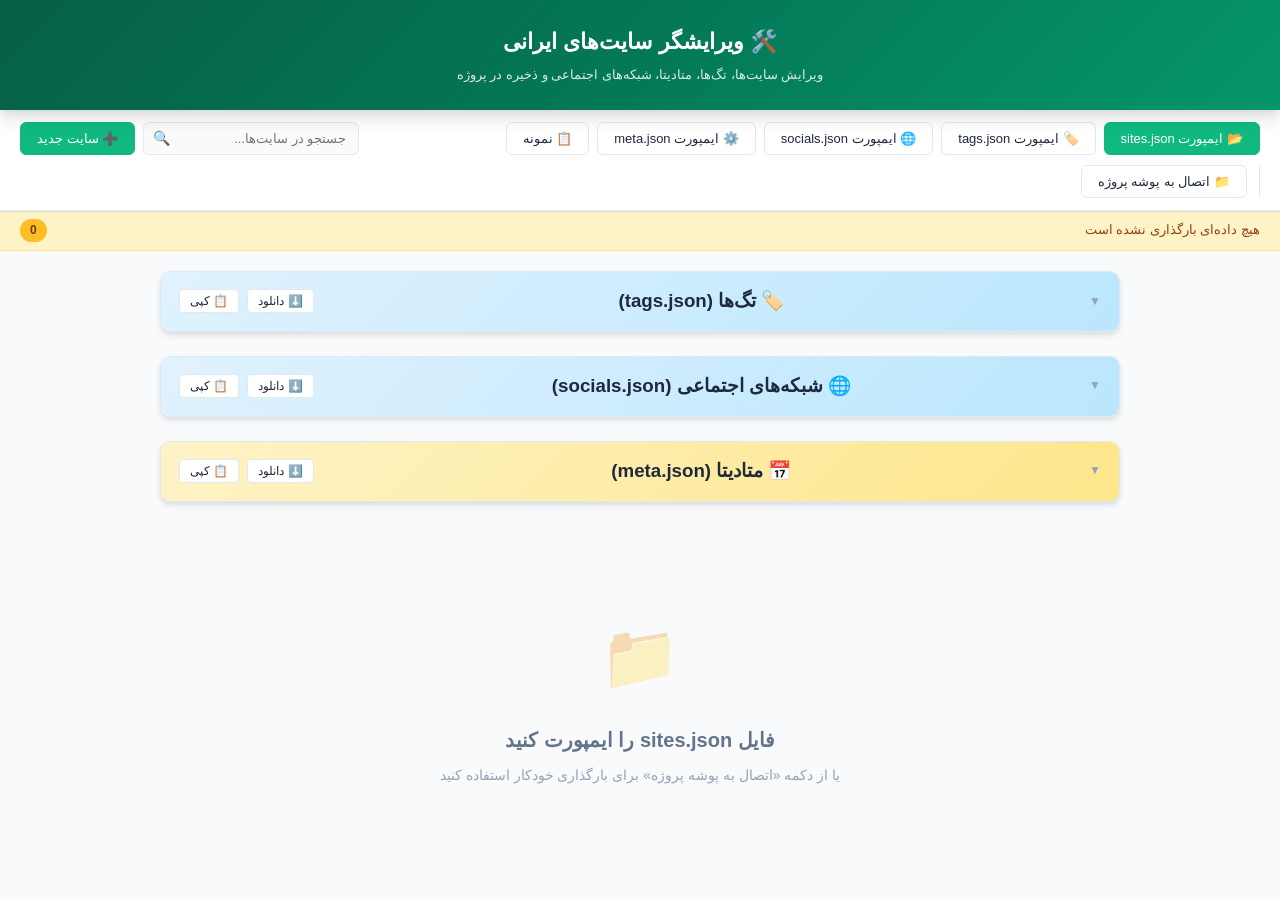
<file: site-editor.html>
<!DOCTYPE html>
<html lang="fa" dir="rtl">
<head>
    <meta charset="UTF-8">
    <meta name="viewport" content="width=device-width, initial-scale=1.0">
    <title>ویرایشگر سایت‌های ایرانی</title>
    <link rel="stylesheet" href="fonts/fontawesome/css/all.min.css">
    <style>
        /* ═══════════════════════════════════════════
           همان استایل‌های قبلی + استایل‌های جدید
           ═══════════════════════════════════════════ */
        *, *::before, *::after { box-sizing: border-box; margin: 0; padding: 0; }

        :root {
            --bg: #f8fafc;
            --surface: #ffffff;
            --border: #e2e8f0;
            --border-hover: #cbd5e1;
            --text: #1e293b;
            --text-secondary: #64748b;
            --text-muted: #94a3b8;
            --primary: #10b981;
            --primary-hover: #059669;
            --primary-light: #d1fae5;
            --danger: #ef4444;
            --danger-hover: #dc2626;
            --danger-light: #fee2e2;
            --warning: #f59e0b;
            --warning-light: #fef3c7;
            --info: #3b82f6;
            --info-light: #dbeafe;
            --radius: 10px;
            --radius-sm: 6px;
            --shadow: 0 1px 3px rgba(0,0,0,0.08), 0 1px 2px rgba(0,0,0,0.06);
            --shadow-md: 0 4px 6px rgba(0,0,0,0.07), 0 2px 4px rgba(0,0,0,0.06);
            --shadow-lg: 0 10px 15px rgba(0,0,0,0.1), 0 4px 6px rgba(0,0,0,0.05);
            --transition: 0.2s ease;
        }

        body {
            font-family: 'Segoe UI', Tahoma, Geneva, Verdana, sans-serif;
            background: var(--bg);
            color: var(--text);
            line-height: 1.6;
            min-height: 100vh;
        }

        .header {
            background: linear-gradient(135deg, #065f46, #047857, #059669);
            color: white;
            padding: 24px 20px;
            text-align: center;
            box-shadow: var(--shadow-lg);
            position: sticky;
            top: 0;
            z-index: 100;
        }
        .header h1 { font-size: 22px; font-weight: 700; margin-bottom: 6px; }
        .header p { font-size: 13px; opacity: 0.85; }

        .toolbar {
            background: var(--surface);
            border-bottom: 1px solid var(--border);
            padding: 12px 20px;
            display: flex; flex-wrap: wrap; gap: 10px;
            align-items: center; justify-content: space-between;
            position: sticky; top: 110px; z-index: 90; box-shadow: var(--shadow);
        }
        .toolbar-group { display: flex; gap: 8px; flex-wrap: wrap; align-items: center; }

        .btn {
            display: inline-flex; align-items: center; gap: 6px;
            padding: 8px 16px; border: 1px solid var(--border);
            border-radius: var(--radius-sm); font-size: 13px; font-weight: 500;
            cursor: pointer; transition: all var(--transition);
            background: var(--surface); color: var(--text); white-space: nowrap;
            font-family: inherit;
        }
        .btn:hover { border-color: var(--border-hover); box-shadow: var(--shadow); }
        .btn-primary { background: var(--primary); color: white; border-color: var(--primary); }
        .btn-primary:hover { background: var(--primary-hover); border-color: var(--primary-hover); }
        .btn-danger { background: var(--danger); color: white; border-color: var(--danger); }
        .btn-danger:hover { background: var(--danger-hover); border-color: var(--danger-hover); }
        .btn-sm { padding: 4px 10px; font-size: 12px; border-radius: 4px; }
        .btn-icon { padding: 5px 8px; font-size: 14px; line-height: 1; }
        .btn-ghost { background: transparent; border-color: transparent; }
        .btn-ghost:hover { background: var(--bg); border-color: var(--border); }

        .file-input-wrapper { position: relative; overflow: hidden; }
        .file-input-wrapper input[type="file"] {
            position: absolute; top: 0; left: 0; width: 100%; height: 100%; opacity: 0; cursor: pointer;
        }

        .stats {
            padding: 8px 20px; background: var(--warning-light); border-bottom: 1px solid #fde68a;
            font-size: 13px; color: #92400e; display: flex; justify-content: space-between; align-items: center;
        }
        .count-badge {
            background: #fbbf24; color: #78350f; padding: 2px 10px; border-radius: 12px;
            font-weight: 600; font-size: 12px;
        }

        .main { max-width: 1000px; margin: 0 auto; padding: 20px; }

        .empty-state { text-align: center; padding: 80px 20px; color: var(--text-muted); }
        .empty-state .icon { font-size: 64px; margin-bottom: 16px; opacity: 0.4; }
        .empty-state h3 { font-size: 20px; margin-bottom: 8px; color: var(--text-secondary); }
        .empty-state p { font-size: 14px; }

        /* کارت‌های سایت */
        .site-card {
            background: var(--surface); border: 1px solid var(--border);
            border-radius: var(--radius); margin-bottom: 16px; box-shadow: var(--shadow);
            overflow: hidden; transition: all var(--transition);
        }
        .site-card:hover { border-color: var(--border-hover); box-shadow: var(--shadow-md); }
        .site-card-header {
            display: flex; align-items: center; justify-content: space-between;
            padding: 14px 18px; background: linear-gradient(135deg, #f0fdf4, #ecfdf5);
            border-bottom: 1px solid var(--border); cursor: pointer; user-select: none;
        }
        .site-card-header[draggable="true"] { cursor: grab; }
        .site-card-header[draggable="true"]:active { cursor: grabbing; }
        .site-card-header:hover { background: linear-gradient(135deg, #dcfce7, #d1fae5); }
        .title-area { display: flex; align-items: center; gap: 10px; flex: 1; min-width: 0; }
        .site-id {
            background: var(--primary); color: white; width: 28px; height: 28px;
            border-radius: 50%; display: flex; align-items: center; justify-content: center;
            font-size: 12px; font-weight: 700; flex-shrink: 0;
        }
        .site-name { font-size: 15px; font-weight: 600; color: var(--text); overflow: hidden; text-overflow: ellipsis; white-space: nowrap; }
        .site-url { font-size: 12px; color: var(--text-muted); overflow: hidden; text-overflow: ellipsis; white-space: nowrap; max-width: 200px; }
        .header-actions { display: flex; gap: 6px; flex-shrink: 0; }
        .chevron { transition: transform var(--transition); font-size: 12px; color: var(--text-muted); }
        .site-card.open .site-card-header .chevron { transform: rotate(180deg); }

        .site-card-body { display: none; padding: 18px; }
        .site-card.open .site-card-body { display: block; }

        /* بخش‌های export-section (تگ‌ها، متادیتا، شبکه‌های اجتماعی) با قابلیت باز و بسته شدن */
        .export-section {
            background: var(--surface); border: 1px solid var(--border);
            border-radius: var(--radius); box-shadow: var(--shadow-md);
            overflow: hidden; margin-bottom: 24px;
        }
        .export-section .export-header {
            display: flex; align-items: center; justify-content: space-between;
            padding: 14px 18px; cursor: pointer; user-select: none;
            border-bottom: 1px solid transparent;
            transition: background var(--transition);
        }
        .export-section.open .export-header {
            border-bottom: 1px solid var(--border);
        }
        .export-section .export-header:hover {
            filter: brightness(0.98);
        }
        .export-section .export-body {
            padding: 18px;
            display: none;
        }
        .export-section.open .export-body {
            display: block;
        }
        .bg-tags { background: linear-gradient(135deg, #e0f2fe, #bae6fd); }
        .bg-meta { background: linear-gradient(135deg, #fef3c7, #fde68a); }
        .bg-sites { background: linear-gradient(135deg, #eff6ff, #dbeafe); }

        .field-group { margin-bottom: 14px; }
        .field-label { display: block; font-size: 12px; font-weight: 600; color: var(--text-secondary); margin-bottom: 5px; }
        .field-input {
            width: 100%; padding: 9px 12px; border: 1px solid var(--border); border-radius: var(--radius-sm);
            font-size: 13px; font-family: inherit; color: var(--text); background: var(--surface);
            transition: border-color var(--transition); direction: ltr; text-align: left;
        }
        .field-input:focus { outline: none; border-color: var(--primary); box-shadow: 0 0 0 3px rgba(16, 185, 129, 0.1); }
        .field-input.rtl { direction: rtl; text-align: right; }
        textarea.field-input { resize: vertical; min-height: 60px; }

        .tags-container-editor {
            display: flex; flex-wrap: wrap; gap: 6px; padding: 8px;
            border: 1px solid var(--border); border-radius: var(--radius-sm);
            min-height: 40px; background: var(--surface); align-items: center;
        }
        .tag-item {
            display: inline-flex; align-items: center; gap: 4px;
            background: var(--info-light); color: #1e40af; padding: 3px 10px;
            border-radius: 14px; font-size: 12px; font-weight: 500;
            animation: tagIn 0.2s ease;
        }
        @keyframes tagIn { from { opacity: 0; transform: scale(0.8); } to { opacity: 1; transform: scale(1); } }
        .tag-remove, .tag-move { cursor: pointer; font-size: 11px; opacity: 0.4; transition: opacity var(--transition); background: none; border: none; color: inherit; padding: 0; }
        .tag-remove:hover, .tag-move:hover { opacity: 1; }
        .tag-sep { width: 1px; height: 10px; background: #93c5fd; opacity: 0.4; }
        .tag-input { border: none; outline: none; font-size: 13px; font-family: inherit; flex: 1; min-width: 100px; padding: 3px; background: transparent; }

        .social-entry { display: flex; gap: 8px; align-items: center; margin-bottom: 8px; }
        .social-entry .field-input { flex: 1; }
        .platform-input { flex: 0 0 140px; }

        .toggle-wrapper { display: flex; align-items: center; gap: 10px; }
        .toggle { position: relative; width: 44px; height: 24px; cursor: pointer; }
        .toggle input { opacity: 0; width: 0; height: 0; }
        .toggle .slider { position: absolute; top: 0; left: 0; right: 0; bottom: 0; background: #cbd5e1; border-radius: 12px; transition: background var(--transition); }
        .toggle .slider::before { content: ''; position: absolute; width: 18px; height: 18px; border-radius: 50%; background: white; top: 3px; left: 3px; transition: transform var(--transition); box-shadow: 0 1px 3px rgba(0,0,0,0.2); }
        .toggle input:checked + .slider { background: var(--primary); }
        .toggle input:checked + .slider::before { transform: translateX(20px); }
        .toggle-label { font-size: 13px; color: var(--text-secondary); }

        .row-fields { display: grid; grid-template-columns: 1fr 1fr; gap: 14px; }
        @media (max-width: 600px) { .row-fields { grid-template-columns: 1fr; } }

        .export-textarea {
            width: 100%; min-height: 300px; padding: 16px; border: none; outline: none;
            font-family: 'Consolas', 'Courier New', monospace; font-size: 12px;
            background: #1e293b; color: #e2e8f0; resize: vertical; direction: ltr;
        }

        .search-bar { position: relative; flex: 1; min-width: 200px; max-width: 320px; }
        .search-bar input { width: 100%; padding: 8px 12px 8px 34px; border: 1px solid var(--border); border-radius: var(--radius-sm); font-size: 13px; font-family: inherit; direction: rtl; background: var(--bg); }
        .search-bar input:focus { outline: none; border-color: var(--primary); box-shadow: 0 0 0 3px rgba(16, 185, 129, 0.1); }
        .search-bar .search-icon { position: absolute; left: 10px; top: 50%; transform: translateY(-50%); color: var(--text-muted); font-size: 14px; pointer-events: none; }

        .modal-overlay { display: none; position: fixed; top: 0; left: 0; right: 0; bottom: 0; background: rgba(0,0,0,0.5); z-index: 1000; align-items: center; justify-content: center; padding: 20px; }
        .modal-overlay.active { display: flex; }
        .modal { background: var(--surface); border-radius: var(--radius); box-shadow: var(--shadow-lg); width: 100%; max-width: 480px; max-height: 90vh; overflow-y: auto; }
        .modal-header { display: flex; align-items: center; justify-content: space-between; padding: 16px 20px; border-bottom: 1px solid var(--border); }
        .modal-header h3 { font-size: 16px; font-weight: 600; }
        .modal-body { padding: 20px; }
        .modal-footer { display: flex; justify-content: flex-end; gap: 8px; padding: 14px 20px; border-top: 1px solid var(--border); background: var(--bg); }

        .toast-container { position: fixed; bottom: 20px; left: 50%; transform: translateX(-50%); z-index: 2000; display: flex; flex-direction: column; gap: 8px; align-items: center; }
        .toast {
            background: #1e293b; color: white; padding: 10px 20px; border-radius: var(--radius-sm);
            font-size: 13px; box-shadow: var(--shadow-lg);
            animation: toastIn 0.3s ease, toastOut 0.3s ease 2.5s forwards; white-space: nowrap;
        }
        .toast.success { background: #065f46; }
        .toast.error { background: #991b1b; }
        @keyframes toastIn { from { opacity: 0; transform: translateY(20px); } to { opacity: 1; transform: translateY(0); } }
        @keyframes toastOut { from { opacity: 1; } to { opacity: 0; transform: translateY(-10px); } }

        .drag-handle { cursor: grab; color: var(--text-muted); font-size: 16px; padding: 4px 6px; user-select: none; opacity: 0.4; transition: opacity var(--transition); }
        .drag-handle:hover { opacity: 1; }
        .drag-handle:active { cursor: grabbing; }
        .site-card.dragging { opacity: 0.4; box-shadow: 0 0 0 2px var(--primary); transform: scale(0.98); }
        .site-card.drag-over-top { border-top: 3px solid var(--primary); margin-top: -2px; }
        .site-card.drag-over-bottom { border-bottom: 3px solid var(--primary); margin-bottom: -2px; }

        .section-divider { display: flex; align-items: center; gap: 10px; margin: 18px 0 14px; font-size: 13px; font-weight: 600; color: var(--text-secondary); }
        .section-divider::after { content: ''; flex: 1; height: 1px; background: var(--border); }

        .tag-entry {
            display: flex; gap: 8px; align-items: center; margin-bottom: 10px; flex-wrap: wrap;
            background: var(--bg); padding: 10px; border-radius: var(--radius-sm); border: 1px solid var(--border);
        }
        .tag-entry .field-input { flex: 1; min-width: 120px; }
        .tag-entry .icon-preview { font-size: 1.5rem; min-width: 36px; text-align: center; }

        .footer-link-entry {
            display: flex; gap: 8px; align-items: center; margin-bottom: 10px; flex-wrap: wrap;
            background: var(--bg); padding: 10px; border-radius: var(--radius-sm); border: 1px solid var(--border);
        }
        .footer-link-entry .field-input { flex: 1; min-width: 120px; }
        .footer-link-entry .icon-preview { font-size: 1.5rem; min-width: 36px; text-align: center; }

        @media (max-width: 768px) {
            .header { padding: 14px 12px; }
            .header h1 { font-size: 18px; }
            .header p { font-size: 11px; }
            .toolbar {
                flex-direction: column; align-items: stretch; padding: 10px 12px; gap: 8px;
                top: 80px;
            }
            .toolbar-group { justify-content: center; flex-wrap: wrap; gap: 6px; }
            .btn { padding: 10px 14px; font-size: 13px; min-height: 44px; }
            .btn-sm { padding: 8px 12px; font-size: 12px; min-height: 38px; }
            .search-bar { max-width: none; min-width: 0; }
            .search-bar input { font-size: 16px; padding: 10px 12px 10px 34px; min-height: 44px; }
            .site-card-header { flex-wrap: wrap; gap: 8px; padding: 12px; }
            .site-card-body { padding: 14px 12px; }
            .row-fields { grid-template-columns: 1fr; }
            .social-entry { flex-wrap: wrap; }
            .platform-input { flex: 1 1 100%; }
            .field-input { font-size: 16px; padding: 10px 12px; min-height: 44px; }
            .main { padding: 12px; }
            .stats { padding: 8px 12px; font-size: 12px; flex-wrap: wrap; gap: 4px; }
            .modal { max-width: 100%; margin: 10px; border-radius: var(--radius); }
            .drag-handle { font-size: 20px; padding: 8px; }
            .tag-item { font-size: 13px; padding: 5px 12px; }
            .tag-input { font-size: 16px; min-width: 80px; }
        }
        .fa-preview {
            font-size: 1.3rem;
            min-width: 24px;
            text-align: center;
            color: var(--primary);
        }
        .tag-entry .fa-preview,
        .footer-link-entry .fa-preview {
            margin: 0 4px;
        }
    </style>
</head>
<body>

<div class="header">
    <h1>🛠️ ویرایشگر سایت‌های ایرانی</h1>
    <p>ویرایش سایت‌ها، تگ‌ها، متادیتا، شبکه‌های اجتماعی و ذخیره در پروژه</p>
</div>

<div class="toolbar">
    <div class="toolbar-group">
        <div class="file-input-wrapper">
            <button class="btn btn-primary">📂 ایمپورت sites.json</button>
            <input type="file" id="sitesFileInput" accept=".json">
        </div>
        <div class="file-input-wrapper">
            <button class="btn">🏷️ ایمپورت tags.json</button>
            <input type="file" id="tagsFileInput" accept=".json">
        </div>
        <div class="file-input-wrapper">
            <button class="btn">🌐 ایمپورت socials.json</button>
            <input type="file" id="socialsFileInput" accept=".json">
        </div>
        <div class="file-input-wrapper">
            <button class="btn">⚙️ ایمپورت meta.json</button>
            <input type="file" id="metaFileInput" accept=".json">
        </div>
        <button class="btn" onclick="loadSampleData()">📋 نمونه</button>
    </div>
    <div class="toolbar-group">
        <div class="search-bar">
            <span class="search-icon">🔍</span>
            <input type="text" id="searchInput" placeholder="جستجو در سایت‌ها..." oninput="searchQuery=this.value; renderSitesList()">
        </div>
        <button class="btn btn-primary" onclick="addNewSite()">➕ سایت جدید</button>
    </div>
    <div class="toolbar-group" style="border-right:1px solid var(--border); padding-right:12px;">
        <button class="btn" onclick="connectToProject()">📁 اتصال به پوشه پروژه</button>
        <button class="btn btn-primary" id="saveProjectBtn" onclick="saveToProject()" style="display:none;">💾 ذخیره همه در پروژه</button>
        <span id="projectStatus" style="font-size:12px; color:var(--primary);"></span>
    </div>
</div>

<div class="stats" id="statsBar">
    <span id="statsText">هیچ داده‌ای بارگذاری نشده است</span>
    <span class="count-badge" id="countBadge">0</span>
</div>

<div class="main">
    <!-- بخش تگ‌ها -->
    <div class="export-section" id="tagsSection">
        <div class="export-header bg-tags" onclick="toggleSection('tagsSection')">
            <span class="chevron">▼</span>
            <h3>🏷️ تگ‌ها (tags.json)</h3>
            <div style="display:flex; gap:8px;" onclick="event.stopPropagation()">
                <button class="btn btn-sm" onclick="downloadTagsJSON()">⬇️ دانلود</button>
                <button class="btn btn-sm" onclick="copyTagsJSON()">📋 کپی</button>
            </div>
        </div>
        <div class="export-body">
            <div id="tagsListContainer"></div>
            <button class="btn btn-sm" onclick="addTag()" style="margin-top:8px;">➕ افزودن تگ</button>
        </div>
    </div>

    <!-- بخش شبکه‌های اجتماعی -->
    <div class="export-section" id="socialsSection">
        <div class="export-header bg-tags" onclick="toggleSection('socialsSection')" style="background: linear-gradient(135deg, #e0f2fe, #bae6fd);">
            <span class="chevron">▼</span>
            <h3>🌐 شبکه‌های اجتماعی (socials.json)</h3>
            <div style="display:flex; gap:8px;" onclick="event.stopPropagation()">
                <button class="btn btn-sm" onclick="downloadSocialsJSON()">⬇️ دانلود</button>
                <button class="btn btn-sm" onclick="copySocialsJSON()">📋 کپی</button>
            </div>
        </div>
        <div class="export-body">
            <div id="socialsListContainer"></div>
            <button class="btn btn-sm" onclick="addSocialPlatform()" style="margin-top:8px;">➕ افزودن پلتفرم</button>
        </div>
    </div>

    <!-- بخش متادیتا -->
    <div class="export-section" id="metaSection">
        <div class="export-header bg-meta" onclick="toggleSection('metaSection')">
            <span class="chevron">▼</span>
            <h3>📅 متادیتا (meta.json)</h3>
            <div style="display:flex; gap:8px;" onclick="event.stopPropagation()">
                <button class="btn btn-sm" onclick="downloadMetaJSON()">⬇️ دانلود</button>
                <button class="btn btn-sm" onclick="copyMetaJSON()">📋 کپی</button>
            </div>
        </div>
        <div class="export-body">
            <div class="field-group">
                <label class="field-label">تاریخ آخرین به‌روزرسانی</label>
                <div style="display:flex; align-items:center; gap:12px;">
                    <input class="field-input rtl" type="text" id="metaDateInput" placeholder="۱۴۰۳/۱۰/۲۵" oninput="metaData.lastUpdated = this.value.trim()">
                    <button class="btn btn-sm" onclick="autoSetTodayDate()">📅 امروز</button>
                </div>
            </div>
            <div style="margin-top: 24px; border-top: 1px solid var(--border); padding-top: 16px;">
                <h4 style="margin-bottom: 8px;">🔗 لینک‌های فوتر</h4>
                <div id="footerLinksContainer"></div>
                <button class="btn btn-sm" onclick="addFooterLink()" style="margin-top:8px;">➕ افزودن لینک فوتر</button>
            </div>
        </div>
    </div>

    <!-- Sites Empty State -->
    <div class="empty-state" id="emptyState">
        <div class="icon">📁</div>
        <h3>فایل sites.json را ایمپورت کنید</h3>
        <p>یا از دکمه «اتصال به پوشه پروژه» برای بارگذاری خودکار استفاده کنید</p>
    </div>

    <!-- Sites List -->
    <div id="sitesList"></div>

    <!-- Export Sites JSON -->
    <div class="export-section" id="exportSection" style="display:none;">
        <div class="export-header bg-sites">
            <h3>📦 خروجی sites.json</h3>
            <div style="display:flex; gap:8px;">
                <button class="btn btn-sm" onclick="copySitesJSON()">📋 کپی</button>
                <button class="btn btn-sm btn-primary" onclick="downloadSitesJSON()">⬇️ دانلود</button>
            </div>
        </div>
        <div class="export-body" style="display:block; padding:0;">
            <textarea class="export-textarea" id="jsonOutput" readonly></textarea>
        </div>
    </div>
</div>

<div class="modal-overlay" id="deleteModal">
    <div class="modal">
        <div class="modal-header">
            <h3>⚠️ تأیید حذف</h3>
            <button class="btn btn-sm btn-ghost" onclick="closeDeleteModal()">✕</button>
        </div>
        <div class="modal-body"><p id="deleteModalText"></p></div>
        <div class="modal-footer">
            <button class="btn btn-sm" onclick="closeDeleteModal()">انصراف</button>
            <button class="btn btn-sm btn-danger" id="confirmDeleteBtn">🗑️ حذف</button>
        </div>
    </div>
</div>

<div class="toast-container" id="toastContainer"></div>

<script>
// ═══════════════════════════════════════════
// State
// ═══════════════════════════════════════════
let sitesData = [];
let tagsData = [];
let socialsData = [];
let metaData = { lastUpdated: '', footerLinks: [] };
let searchQuery = '';

// ═══════════════════════════════════════════
// Utility
// ═══════════════════════════════════════════
function escapeHtml(str) {
    const d = document.createElement('div');
    d.textContent = str || '';
    return d.innerHTML;
}

function showToast(msg, type='success') {
    const container = document.getElementById('toastContainer');
    const toast = document.createElement('div');
    toast.className = 'toast ' + type;
    toast.textContent = msg;
    container.appendChild(toast);
    setTimeout(() => toast.remove(), 3000);
}

function getNextId(arr) {
    return arr.reduce((max, item) => Math.max(max, item.id || 0), 0) + 1;
}

function toggleSection(sectionId) {
    const section = document.getElementById(sectionId);
    if (section) section.classList.toggle('open');
}

// ═══════════════════════════════════════════
// Jalali
// ═══════════════════════════════════════════
function gregorianToJalali(gy, gm, gd) {
    const g_d_m = [0, 31, 59, 90, 120, 151, 181, 212, 243, 273, 304, 334];
    let jy, jm, jd, days;
    const gy2 = (gm > 2) ? (gy + 1) : gy;
    days = 355666 + (365 * gy) + Math.floor((gy2 + 3) / 4) - Math.floor((gy2 + 99) / 100) + Math.floor((gy2 + 399) / 400) + gd + g_d_m[gm - 1];
    jy = -1595 + (33 * Math.floor(days / 12053));
    days %= 12053;
    jy += 4 * Math.floor(days / 1461);
    days %= 1461;
    if (days > 365) { jy += Math.floor((days - 1) / 365); days = (days - 1) % 365; }
    if (days < 186) { jm = 1 + Math.floor(days / 31); jd = 1 + (days % 31); }
    else { jm = 7 + Math.floor((days - 186) / 30); jd = 1 + ((days - 186) % 30); }
    return { jy, jm, jd };
}
function toPersianDigits(str) {
    return str.toString().replace(/[0-9]/g, d => ['۰','۱','۲','۳','۴','۵','۶','۷','۸','۹'][parseInt(d)]);
}
function getTodayJalali() {
    const now = new Date();
    const { jy, jm, jd } = gregorianToJalali(now.getFullYear(), now.getMonth() + 1, now.getDate());
    return toPersianDigits(jy + '/' + String(jm).padStart(2,'0') + '/' + String(jd).padStart(2,'0'));
}
function autoSetTodayDate() {
    metaData.lastUpdated = getTodayJalali();
    document.getElementById('metaDateInput').value = metaData.lastUpdated;
}

// ═══════════════════════════════════════════
// Tags Management
// ═══════════════════════════════════════════
function renderTagsList() {
    const container = document.getElementById('tagsListContainer');
    if (!container) return;
    container.innerHTML = tagsData.map((tag, idx) => `
        <div class="tag-entry">
            <span class="icon-preview">${tag.icon || '📌'}</span>
            <i class="fa-preview ${tag.iconFA || ''}" style="${tag.iconFA ? '' : 'display:none;'}"></i>
            <input class="field-input" type="number" value="${tag.id}" style="max-width:60px;" readonly>
            <input class="field-input rtl" type="text" value="${escapeHtml(tag.name)}" placeholder="نام تگ" onchange="updateTag(${idx}, 'name', this.value)">
            <input class="field-input" type="text" value="${escapeHtml(tag.icon || '')}" placeholder="ایموجی" style="max-width:80px;" onchange="updateTag(${idx}, 'icon', this.value); this.closest('.tag-entry').querySelector('.icon-preview').textContent = this.value || '📌';">
            <input class="field-input" type="text" value="${escapeHtml(tag.iconFA || '')}" placeholder="Font Awesome" style="direction: ltr;" onchange="updateTag(${idx}, 'iconFA', this.value); updateIconPreview(this);">
            <button class="btn btn-sm btn-danger" onclick="removeTag(${idx})" title="حذف">✕</button>
        </div>
    `).join('') || '<p style="color:var(--text-muted);">هیچ تگی تعریف نشده است.</p>';
    document.getElementById('tagsSection').style.display = 'block';
}

function updateIconPreview(inputElement) {
    const entry = inputElement.closest('.tag-entry') || inputElement.closest('.footer-link-entry');
    const iconEl = entry.querySelector('.fa-preview');
    if (iconEl) {
        iconEl.className = 'fa-preview ' + inputElement.value;
        iconEl.style.display = inputElement.value ? '' : 'none';
    }
}

function addTag() {
    const newId = getNextId(tagsData);
    tagsData.push({ id: newId, name: '', icon: '📌', iconFA: '' });
    renderTagsList();
}

function updateTag(index, field, value) {
    if (tagsData[index]) tagsData[index][field] = value;
}

function removeTag(index) {
    const tagName = tagsData[index]?.name;
    tagsData.splice(index, 1);
    renderTagsList();
    showToast(`تگ «${tagName}» حذف شد`);
}

function findOrCreateTag(tagName) {
    let tag = tagsData.find(t => t.name === tagName);
    if (!tag) {
        const newId = getNextId(tagsData);
        tag = { id: newId, name: tagName, icon: '📌', iconFA: '' };
        tagsData.push(tag);
        renderTagsList();
        showToast(`تگ جدید «${tagName}» افزوده شد`);
    }
    return tag.id;
}

// ═══════════════════════════════════════════
// Socials Management
// ═══════════════════════════════════════════
function renderSocialsList() {
    const container = document.getElementById('socialsListContainer');
    if (!container) return;
    container.innerHTML = socialsData.map((s, idx) => `
        <div class="tag-entry">
            <span class="icon-preview">${s.icon || '📌'}</span>
            <i class="fa-preview ${s.iconFA || ''}" style="${s.iconFA ? '' : 'display:none;'}"></i>
            <input class="field-input" type="number" value="${s.id}" style="max-width:60px;" readonly>
            <input class="field-input" type="text" value="${escapeHtml(s.key)}" placeholder="کلید (لاتین)" style="direction: ltr;" onchange="updateSocialPlatform(${idx}, 'key', this.value)">
            <input class="field-input rtl" type="text" value="${escapeHtml(s.label)}" placeholder="برچسب فارسی" onchange="updateSocialPlatform(${idx}, 'label', this.value)">
            <input class="field-input" type="text" value="${escapeHtml(s.icon)}" placeholder="ایموجی" style="max-width:80px;" onchange="updateSocialPlatform(${idx}, 'icon', this.value); this.closest('.tag-entry').querySelector('.icon-preview').textContent = this.value || '📌';">
            <input class="field-input" type="text" value="${escapeHtml(s.iconFA)}" placeholder="Font Awesome" style="direction: ltr;" onchange="updateSocialPlatform(${idx}, 'iconFA', this.value); updateIconPreview(this);">
            <input class="field-input" type="text" value="${escapeHtml(s.cls)}" placeholder="کلاس CSS" style="direction: ltr;" onchange="updateSocialPlatform(${idx}, 'cls', this.value)">
            <button class="btn btn-sm btn-danger" onclick="removeSocialPlatform(${idx})">✕</button>
        </div>
    `).join('') || '<p style="color:var(--text-muted);">هیچ پلتفرمی تعریف نشده است.</p>';
    document.getElementById('socialsSection').style.display = 'block';
}

function addSocialPlatform() {
    const newId = getNextId(socialsData);
    socialsData.push({ id: newId, key: '', label: '', icon: '📌', iconFA: '', cls: 'social-custom' });
    renderSocialsList();
}

function updateSocialPlatform(index, field, value) {
    if (socialsData[index]) socialsData[index][field] = value;
}

function removeSocialPlatform(index) {
    socialsData.splice(index, 1);
    renderSocialsList();
    showToast('پلتفرم حذف شد');
}

// ═══════════════════════════════════════════
// Footer Links
// ═══════════════════════════════════════════
function renderFooterLinks() {
    const container = document.getElementById('footerLinksContainer');
    if (!container) return;
    const links = metaData.footerLinks || [];
    container.innerHTML = links.map((link, idx) => `
        <div class="footer-link-entry">
            <span class="icon-preview">${link.icon || '❓'}</span>
            <i class="fa-preview ${link.iconFA || ''}" style="${link.iconFA ? '' : 'display:none;'}"></i>
            <input class="field-input" type="text" value="${escapeHtml(link.label)}" placeholder="برچسب" onchange="updateFooterLink(${idx}, 'label', this.value)">
            <input class="field-input" type="url" value="${escapeHtml(link.url)}" placeholder="https://..." dir="ltr" onchange="updateFooterLink(${idx}, 'url', this.value)">
            <input class="field-input" type="text" value="${escapeHtml(link.icon)}" placeholder="ایموجی" style="max-width:80px;" onchange="updateFooterLink(${idx}, 'icon', this.value); this.closest('.footer-link-entry').querySelector('.icon-preview').textContent = this.value || '❓';">
            <input class="field-input" type="text" value="${escapeHtml(link.iconFA)}" placeholder="Font Awesome" dir="ltr" onchange="updateFooterLink(${idx}, 'iconFA', this.value); updateIconPreview(this);">
            <button class="btn btn-sm btn-danger" onclick="removeFooterLink(${idx})">✕</button>
        </div>
    `).join('');
}

function addFooterLink() {
    metaData.footerLinks.push({ label: '', url: '', icon: '', iconFA: '' });
    renderFooterLinks();
}
function updateFooterLink(index, field, value) { metaData.footerLinks[index][field] = value; }
function removeFooterLink(index) { metaData.footerLinks.splice(index, 1); renderFooterLinks(); }

// ═══════════════════════════════════════════
// Sites CRUD
// ═══════════════════════════════════════════
function renderSitesList() {
    const container = document.getElementById('sitesList');
    const query = searchQuery.trim().toLowerCase();
    const filtered = sitesData.filter(site => {
        if (!query) return true;
        const tagNames = site.tags.map(tid => {
            const t = tagsData.find(t => t.id === tid);
            return t ? t.name.toLowerCase() : '';
        });
        return site.name.toLowerCase().includes(query) ||
               site.mainLink.toLowerCase().includes(query) ||
               (site.description || '').toLowerCase().includes(query) ||
               tagNames.some(n => n.includes(query));
    });

    if (filtered.length === 0 && sitesData.length > 0) {
        container.innerHTML = '<div class="empty-state"><div class="icon">🔍</div><h3>نتیجه‌ای یافت نشد</h3></div>';
        return;
    }

    container.innerHTML = filtered.map(site => {
        return `
            <div class="site-card" data-id="${site.id}" ondragover="onDragOver(event)" ondrop="onDrop(event, ${site.id})">
                <div class="site-card-header" draggable="true" onclick="toggleSiteCard(${site.id})" ondragstart="onDragStart(event, ${site.id})" ondragend="onDragEnd(event)">
                    <div class="title-area">
                        <span class="drag-handle">⠿</span>
                        <span class="site-id">${site.id}</span>
                        <span class="site-name">${escapeHtml(site.name) || '(بدون نام)'}</span>
                        <span class="site-url">${escapeHtml(site.mainLink)}</span>
                    </div>
                    <div class="header-actions">
                        ${site.recommended ? '<span style="color:#f59e0b;">⭐</span>' : ''}
                        <button class="btn btn-sm btn-icon btn-ghost" onclick="event.stopPropagation(); duplicateSite(${site.id})">📋</button>
                        <button class="btn btn-sm btn-icon btn-ghost" onclick="event.stopPropagation(); confirmDeleteSite(${site.id})">🗑️</button>
                        <span class="chevron">▼</span>
                    </div>
                </div>
                <div class="site-card-body">
                    ${renderSiteFields(site)}
                </div>
            </div>
        `;
    }).join('');
    updateStats();
}

function renderSiteFields(site) {
    const tagsHtml = site.tags.map((tagId, i) => {
        const tag = tagsData.find(t => t.id === tagId);
        const name = tag ? tag.name : '?';
        return `
            <span class="tag-item" draggable="true" ondragstart="onTagDragStart(event, ${site.id}, ${i})" ondragover="onTagDragOver(event)" ondrop="onTagDrop(event, ${site.id}, ${i})" ondragend="onTagDragEnd(event)">
                ${i > 0 ? `<button class="tag-move" onclick="event.stopPropagation(); moveSiteTag(${site.id}, ${i}, -1)">▶</button>` : ''}
                ${escapeHtml(name)}
                ${i < site.tags.length - 1 ? `<button class="tag-move" onclick="event.stopPropagation(); moveSiteTag(${site.id}, ${i}, 1)">◀</button>` : ''}
                <span class="tag-sep"></span>
                <button class="tag-remove" onclick="event.stopPropagation(); removeSiteTag(${site.id}, ${i})">&times;</button>
            </span>
        `;
    }).join('');

    // Social entries with dropdown from socialsData
    const socialEntries = Object.entries(site.social || {}).map(([platform, url], i) => {
        const platformOptions = socialsData.map(s => `<option value="${escapeHtml(s.key)}" ${platform === s.key ? 'selected' : ''}>${escapeHtml(s.label)}</option>`).join('');
        return `
            <div class="social-entry">
                <select class="field-input platform-input" onchange="updateSocialKey(${site.id}, ${i}, this.value)">
                    <option value="">-- انتخاب پلتفرم --</option>
                    ${platformOptions}
                </select>
                <input class="field-input" value="${escapeHtml(url)}" placeholder="https://..." dir="ltr" onchange="updateSocial(${site.id}, ${i}, 'url', this.value)">
                <button class="btn btn-sm btn-danger" onclick="removeSocial(${site.id}, ${i})">✕</button>
            </div>
        `;
    }).join('');

    return `
        <div class="row-fields">
            <div class="field-group">
                <label class="field-label">شناسه</label>
                <input class="field-input" type="number" value="${site.id}" readonly style="background:var(--bg);">
            </div>
            <div class="field-group">
                <label class="field-label">نام سایت</label>
                <input class="field-input rtl" value="${escapeHtml(site.name)}" onchange="updateSite(${site.id}, 'name', this.value)">
            </div>
        </div>
        <div class="row-fields">
            <div class="field-group">
                <label class="field-label">آدرس اصلی</label>
                <input class="field-input" value="${escapeHtml(site.mainLink)}" dir="ltr" onchange="updateSite(${site.id}, 'mainLink', this.value)">
            </div>
            <div class="field-group">
                <label class="field-label">آدرس فعلی</label>
                <input class="field-input" value="${escapeHtml(site.unfilteredLink)}" dir="ltr" onchange="updateSite(${site.id}, 'unfilteredLink', this.value)">
            </div>
        </div>
        <div class="field-group">
            <label class="field-label">توضیحات</label>
            <textarea class="field-input rtl" onchange="updateSite(${site.id}, 'description', this.value)">${escapeHtml(site.description)}</textarea>
        </div>
        <div class="field-group">
            <div class="toggle-wrapper">
                <label class="toggle"><input type="checkbox" ${site.recommended ? 'checked' : ''} onchange="updateSite(${site.id}, 'recommended', this.checked)"><span class="slider"></span></label>
                <span class="toggle-label">پیشنهادی ⭐</span>
            </div>
        </div>
        <div class="section-divider">🏷️ تگ‌ها</div>
        <div class="tags-container-editor" id="tags-${site.id}">
            ${tagsHtml}
            <input class="tag-input" placeholder="تگ جدید + Enter" onkeydown="handleSiteTagInput(event, ${site.id})">
        </div>
        <div class="section-divider">🌐 شبکه‌های اجتماعی</div>
        <div id="social-${site.id}">
            ${socialEntries}
            <button class="btn btn-sm" onclick="addSocial(${site.id})">➕ افزودن</button>
        </div>
        <div class="section-divider">❤️ حمایت مالی</div>
        <input class="field-input" value="${escapeHtml(site.donate || '')}" placeholder="https://..." dir="ltr" onchange="updateSite(${site.id}, 'donate', this.value || null)">
        <div class="section-divider">🔗 لینک‌های کاستوم</div>
        <div id="customlinks-${site.id}">
            ${(site.customLinks || []).map((cl, i) => `
                <div class="social-entry">
                    <input class="field-input" value="${escapeHtml(cl.title)}" placeholder="عنوان" onchange="updateCustomLink(${site.id}, ${i}, 'title', this.value)" style="flex:0 0 140px;">
                    <input class="field-input" value="${escapeHtml(cl.url)}" placeholder="https://..." dir="ltr" onchange="updateCustomLink(${site.id}, ${i}, 'url', this.value)" style="flex:1;">
                    <select class="field-input" style="flex:0 0 130px;" onchange="updateCustomLink(${site.id}, ${i}, 'icon', this.value)">
                        ${['link','blog','website','download','archive','support','contact','app','heart'].map(icon => `<option value="${icon}" ${cl.icon===icon?'selected':''}>${icon}</option>`).join('')}
                    </select>
                    <button class="btn btn-sm btn-danger" onclick="removeCustomLink(${site.id}, ${i})">✕</button>
                </div>
            `).join('')}
            <button class="btn btn-sm" onclick="addCustomLink(${site.id})">➕ افزودن لینک</button>
        </div>
        <div style="margin-top:16px; display:flex; gap:8px;">
            <button class="btn btn-sm" onclick="moveSite(${site.id}, -1)">⬆️ بالا</button>
            <button class="btn btn-sm" onclick="moveSite(${site.id}, 1)">⬇️ پایین</button>
        </div>
    `;
}

// ═══════════════════════════════════════════
// Site Tag Manipulation
// ═══════════════════════════════════════════
function handleSiteTagInput(e, siteId) {
    if (e.key === 'Enter' || e.key === ',' || e.key === '،') {
        e.preventDefault();
        const input = e.target;
        const value = input.value.replace(/[,،]/g, '').trim();
        if (!value) { input.value = ''; return; }
        const site = sitesData.find(s => s.id === siteId);
        if (!site) return;
        const tagId = findOrCreateTag(value);
        if (!site.tags.includes(tagId)) {
            site.tags.push(tagId);
            refreshSiteTags(siteId);
        } else {
            showToast('این تگ قبلاً اضافه شده', 'error');
        }
        input.value = '';
    }
}

function removeSiteTag(siteId, tagIndex) {
    const site = sitesData.find(s => s.id === siteId);
    if (!site) return;
    site.tags.splice(tagIndex, 1);
    refreshSiteTags(siteId);
}

function moveSiteTag(siteId, tagIndex, direction) {
    const site = sitesData.find(s => s.id === siteId);
    if (!site) return;
    const newIndex = tagIndex + direction;
    if (newIndex < 0 || newIndex >= site.tags.length) return;
    [site.tags[tagIndex], site.tags[newIndex]] = [site.tags[newIndex], site.tags[tagIndex]];
    refreshSiteTags(siteId);
}

function refreshSiteTags(siteId) {
    const site = sitesData.find(s => s.id === siteId);
    const container = document.getElementById('tags-' + siteId);
    if (!container || !site) return;
    const tagsHtml = site.tags.map((tagId, i) => {
        const tag = tagsData.find(t => t.id === tagId);
        const name = tag ? tag.name : '?';
        return `<span class="tag-item" draggable="true" ondragstart="onTagDragStart(event, ${siteId}, ${i})" ondragover="onTagDragOver(event)" ondrop="onTagDrop(event, ${siteId}, ${i})" ondragend="onTagDragEnd(event)">
            ${i > 0 ? `<button class="tag-move" onclick="event.stopPropagation(); moveSiteTag(${siteId}, ${i}, -1)">▶</button>` : ''}
            ${escapeHtml(name)}
            ${i < site.tags.length - 1 ? `<button class="tag-move" onclick="event.stopPropagation(); moveSiteTag(${siteId}, ${i}, 1)">◀</button>` : ''}
            <span class="tag-sep"></span>
            <button class="tag-remove" onclick="event.stopPropagation(); removeSiteTag(${siteId}, ${i})">&times;</button>
        </span>`;
    }).join('');
    container.innerHTML = tagsHtml + '<input class="tag-input" placeholder="تگ جدید + Enter" onkeydown="handleSiteTagInput(event, ' + siteId + ')">';
}

let tagDragInfo = null;
function onTagDragStart(e, siteId, idx) { tagDragInfo = { siteId, fromIndex: idx }; e.dataTransfer.effectAllowed = 'move'; e.target.style.opacity = '0.4'; e.stopPropagation(); }
function onTagDragOver(e) { e.preventDefault(); e.stopPropagation(); }
function onTagDrop(e, siteId, toIndex) {
    e.preventDefault(); e.stopPropagation();
    if (!tagDragInfo || tagDragInfo.siteId !== siteId) return;
    const from = tagDragInfo.fromIndex;
    if (from === toIndex) return;
    const site = sitesData.find(s => s.id === siteId);
    if (!site) return;
    const moved = site.tags.splice(from, 1)[0];
    site.tags.splice(toIndex, 0, moved);
    refreshSiteTags(siteId);
    tagDragInfo = null;
}
function onTagDragEnd(e) { e.target.style.opacity = ''; tagDragInfo = null; }

// ═══════════════════════════════════════════
// Generic CRUD helpers
// ═══════════════════════════════════════════
function updateSite(id, field, value) {
    const site = sitesData.find(s => s.id === id);
    if (site) site[field] = value;
}
function addSocial(siteId) {
    const site = sitesData.find(s => s.id === siteId);
    if (!site) return;
    if (!site.social) site.social = {};
    // Use first available social key as default, or empty string
    const defaultKey = socialsData.length > 0 ? socialsData[0].key : '';
    site.social[defaultKey || 'new_' + (Object.keys(site.social).length + 1)] = '';
    refreshSocial(siteId);
}
function updateSocial(siteId, idx, type, value) {
    const site = sitesData.find(s => s.id === siteId);
    if (!site) return;
    const keys = Object.keys(site.social);
    const oldKey = keys[idx];
    if (type === 'url') {
        site.social[oldKey] = value.trim();
    }
    // platform change handled by updateSocialKey
}
function updateSocialKey(siteId, idx, newKey) {
    const site = sitesData.find(s => s.id === siteId);
    if (!site || !site.social) return;
    const oldKey = Object.keys(site.social)[idx];
    if (oldKey === newKey) return;
    const oldValue = site.social[oldKey];
    delete site.social[oldKey];
    site.social[newKey] = oldValue;
    refreshSocial(siteId);
}
function removeSocial(siteId, idx) {
    const site = sitesData.find(s => s.id === siteId);
    if (!site) return;
    delete site.social[Object.keys(site.social)[idx]];
    refreshSocial(siteId);
}
function refreshSocial(siteId) {
    const site = sitesData.find(s => s.id === siteId);
    const container = document.getElementById('social-' + siteId);
    if (!container || !site) return;
    const entries = Object.entries(site.social || {});
    const socialEntries = entries.map(([platform, url], i) => {
        const platformOptions = socialsData.map(s => `<option value="${escapeHtml(s.key)}" ${platform === s.key ? 'selected' : ''}>${escapeHtml(s.label)}</option>`).join('');
        return `<div class="social-entry">
            <select class="field-input platform-input" onchange="updateSocialKey(${siteId}, ${i}, this.value)">
                <option value="">-- انتخاب پلتفرم --</option>
                ${platformOptions}
            </select>
            <input class="field-input" value="${escapeHtml(url)}" placeholder="https://..." dir="ltr" onchange="updateSocial(${siteId}, ${i}, 'url', this.value)">
            <button class="btn btn-sm btn-danger" onclick="removeSocial(${siteId}, ${i})">✕</button>
        </div>`;
    }).join('');
    container.innerHTML = socialEntries + `<button class="btn btn-sm" onclick="addSocial(${siteId})">➕ افزودن</button>`;
}
function addCustomLink(siteId) {
    const site = sitesData.find(s => s.id === siteId);
    if (!site) return;
    if (!site.customLinks) site.customLinks = [];
    site.customLinks.push({ title: '', url: '', icon: 'link' });
    refreshCustomLinks(siteId);
}
function updateCustomLink(siteId, idx, field, value) {
    const site = sitesData.find(s => s.id === siteId);
    if (site && site.customLinks && site.customLinks[idx]) site.customLinks[idx][field] = value;
}
function removeCustomLink(siteId, idx) {
    const site = sitesData.find(s => s.id === siteId);
    if (site && site.customLinks) site.customLinks.splice(idx, 1);
    refreshCustomLinks(siteId);
}
function refreshCustomLinks(siteId) {
    const site = sitesData.find(s => s.id === siteId);
    const container = document.getElementById('customlinks-' + siteId);
    if (!container || !site) return;
    container.innerHTML = (site.customLinks || []).map((cl, i) => `
        <div class="social-entry">
            <input class="field-input" value="${escapeHtml(cl.title)}" placeholder="عنوان" onchange="updateCustomLink(${siteId}, ${i}, 'title', this.value)" style="flex:0 0 140px;">
            <input class="field-input" value="${escapeHtml(cl.url)}" placeholder="https://..." dir="ltr" onchange="updateCustomLink(${siteId}, ${i}, 'url', this.value)" style="flex:1;">
            <select class="field-input" style="flex:0 0 130px;" onchange="updateCustomLink(${siteId}, ${i}, 'icon', this.value)">
                ${['link','blog','website','download','archive','support','contact','app','heart'].map(icon => `<option value="${icon}" ${cl.icon===icon?'selected':''}>${icon}</option>`).join('')}
            </select>
            <button class="btn btn-sm btn-danger" onclick="removeCustomLink(${siteId}, ${i})">✕</button>
        </div>
    `).join('') + `<button class="btn btn-sm" onclick="addCustomLink(${siteId})">➕ افزودن لینک</button>`;
}

function addNewSite() {
    const newSite = {
        id: getNextId(sitesData),
        name: '', mainLink: '', unfilteredLink: '', description: '',
        tags: [], recommended: false, social: {}, donate: null, customLinks: []
    };
    sitesData.push(newSite);
    renderSitesList();
    setTimeout(() => {
        const card = document.querySelector(`.site-card[data-id="${newSite.id}"]`);
        if (card) { card.classList.add('open'); card.scrollIntoView({ behavior: 'smooth', block: 'center' }); }
    }, 50);
    showToast('سایت جدید اضافه شد');
}

function confirmDeleteSite(id) {
    const site = sitesData.find(s => s.id === id);
    if (!site) return;
    document.getElementById('deleteModalText').innerHTML = `آیا از حذف سایت <strong>${escapeHtml(site.name)}</strong> اطمینان دارید؟`;
    document.getElementById('deleteModal').classList.add('active');
    document.getElementById('confirmDeleteBtn').onclick = () => { deleteSite(id); closeDeleteModal(); };
}
function closeDeleteModal() { document.getElementById('deleteModal').classList.remove('active'); }
function deleteSite(id) {
    const name = sitesData.find(s => s.id === id)?.name;
    sitesData = sitesData.filter(s => s.id !== id);
    renumberIds();
    renderSitesList();
    showToast(`سایت «${name}» حذف شد`);
}
function duplicateSite(id) {
    const site = sitesData.find(s => s.id === id);
    if (!site) return;
    const newSite = JSON.parse(JSON.stringify(site));
    newSite.id = getNextId(sitesData);
    newSite.name = site.name + ' (کپی)';
    const idx = sitesData.findIndex(s => s.id === id);
    sitesData.splice(idx + 1, 0, newSite);
    renumberIds();
    renderSitesList();
    showToast(`سایت «${site.name}» تکرار شد`);
}
function moveSite(id, direction) {
    const idx = sitesData.findIndex(s => s.id === id);
    const newIdx = idx + direction;
    if (newIdx < 0 || newIdx >= sitesData.length) return;
    [sitesData[idx], sitesData[newIdx]] = [sitesData[newIdx], sitesData[idx]];
    renumberIds();
    renderSitesList();
}
function renumberIds() {
    sitesData.forEach((s, i) => s.id = i + 1);
}
function toggleSiteCard(id) {
    document.querySelector(`.site-card[data-id="${id}"]`)?.classList.toggle('open');
}

// Drag & drop for sites
let draggedId = null;
function onDragStart(e, id) { draggedId = id; e.dataTransfer.effectAllowed = 'move'; setTimeout(() => { document.querySelector(`.site-card[data-id="${id}"]`)?.classList.add('dragging'); }, 0); }
function onDragOver(e) {
    if (draggedId === null) return;
    e.preventDefault(); e.dataTransfer.dropEffect = 'move';
    const card = e.currentTarget;
    const rect = card.getBoundingClientRect();
    card.classList.remove('drag-over-top', 'drag-over-bottom');
    card.classList.add(e.clientY < rect.top + rect.height/2 ? 'drag-over-top' : 'drag-over-bottom');
}
function onDrop(e, targetId) {
    e.preventDefault();
    if (draggedId === null || draggedId === targetId) return;
    const fromIdx = sitesData.findIndex(s => s.id === draggedId);
    const toIdx = sitesData.findIndex(s => s.id === targetId);
    if (fromIdx === -1 || toIdx === -1) return;
    const card = e.currentTarget;
    const rect = card.getBoundingClientRect();
    let insertIdx = e.clientY < rect.top + rect.height/2 ? toIdx : toIdx + 1;
    if (fromIdx < toIdx) insertIdx--;
    const [moved] = sitesData.splice(fromIdx, 1);
    sitesData.splice(insertIdx, 0, moved);
    renumberIds();
    renderSitesList();
    updateExport();
    showToast('آیتم جابجا شد');
}
function onDragEnd(e) {
    draggedId = null;
    document.querySelectorAll('.site-card').forEach(c => c.classList.remove('dragging', 'drag-over-top', 'drag-over-bottom'));
}

// Export helpers
function generateSitesJSON() { return JSON.stringify(sitesData, null, 2); }
function updateExport() { document.getElementById('jsonOutput').value = generateSitesJSON(); }
function copySitesJSON() { copyToClipboard(generateSitesJSON(), 'sites.json'); }
function downloadSitesJSON() { downloadJSON(generateSitesJSON(), 'sites.json'); }
function downloadTagsJSON() { downloadJSON(JSON.stringify(tagsData, null, 2), 'tags.json'); }
function copyTagsJSON() { copyToClipboard(JSON.stringify(tagsData, null, 2), 'tags.json'); }
function downloadSocialsJSON() { downloadJSON(JSON.stringify(socialsData, null, 2), 'socials.json'); }
function copySocialsJSON() { copyToClipboard(JSON.stringify(socialsData, null, 2), 'socials.json'); }
function downloadMetaJSON() { downloadJSON(JSON.stringify(metaData, null, 2), 'meta.json'); }
function copyMetaJSON() { copyToClipboard(JSON.stringify(metaData, null, 2), 'meta.json'); }
function copyToClipboard(text, filename) {
    if (navigator.clipboard && window.isSecureContext) {
        navigator.clipboard.writeText(text).then(() => showToast('📋 کپی شد')).catch(() => showToast('خطا در کپی', 'error'));
    } else {
        const ta = document.createElement('textarea'); ta.value = text; document.body.appendChild(ta); ta.select(); document.execCommand('copy'); document.body.removeChild(ta);
        showToast('📋 کپی شد');
    }
}
function downloadJSON(json, filename) {
    const blob = new Blob([json], { type: 'application/json' });
    const url = URL.createObjectURL(blob);
    const a = document.createElement('a'); a.href = url; a.download = filename; document.body.appendChild(a); a.click(); document.body.removeChild(a); URL.revokeObjectURL(url);
    showToast(`⬇️ ${filename} دانلود شد`);
}

function updateStats() {
    document.getElementById('statsText').textContent = sitesData.length ? `${sitesData.length} سایت | ${sitesData.filter(s => s.recommended).length} پیشنهادی` : 'هیچ داده‌ای بارگذاری نشده است';
    document.getElementById('countBadge').textContent = sitesData.length;
    document.getElementById('exportSection').style.display = sitesData.length ? 'block' : 'none';
    document.getElementById('emptyState').style.display = sitesData.length ? 'none' : 'block';
    updateExport();
}

// ═══════════════════════════════════════════
// File Imports
// ═══════════════════════════════════════════
document.getElementById('sitesFileInput').addEventListener('change', function(e) {
    const file = e.target.files[0]; if (!file) return;
    const reader = new FileReader();
    reader.onload = function(ev) {
        try {
            const data = JSON.parse(ev.target.result);
            if (!Array.isArray(data)) throw new Error('آرایه نیست');
            sitesData = data.map(s => ({ ...s, tags: Array.isArray(s.tags) ? s.tags : [] }));
            renderSitesList();
            showToast(`✅ ${sitesData.length} سایت بارگذاری شد`);
        } catch (err) { showToast('خطا: ' + err.message, 'error'); }
    };
    reader.readAsText(file);
    this.value = '';
});

document.getElementById('tagsFileInput').addEventListener('change', function(e) {
    const file = e.target.files[0]; if (!file) return;
    const reader = new FileReader();
    reader.onload = function(ev) {
        try {
            const data = JSON.parse(ev.target.result);
            if (!Array.isArray(data)) throw new Error('آرایه نیست');
            tagsData = data;
            renderTagsList();
            if (sitesData.length > 0) renderSitesList();
            showToast(`✅ ${tagsData.length} تگ بارگذاری شد`);
        } catch (err) { showToast('خطا: ' + err.message, 'error'); }
    };
    reader.readAsText(file);
    this.value = '';
});

document.getElementById('socialsFileInput').addEventListener('change', function(e) {
    const file = e.target.files[0]; if (!file) return;
    const reader = new FileReader();
    reader.onload = function(ev) {
        try {
            const data = JSON.parse(ev.target.result);
            if (!Array.isArray(data)) throw new Error('آرایه نیست');
            socialsData = data;
            renderSocialsList();
            showToast(`✅ ${socialsData.length} پلتفرم اجتماعی بارگذاری شد`);
        } catch (err) { showToast('خطا: ' + err.message, 'error'); }
    };
    reader.readAsText(file);
    this.value = '';
});

document.getElementById('metaFileInput').addEventListener('change', function(e) {
    const file = e.target.files[0]; if (!file) return;
    const reader = new FileReader();
    reader.onload = function(ev) {
        try {
            const data = JSON.parse(ev.target.result);
            metaData.lastUpdated = data.lastUpdated || '';
            metaData.footerLinks = data.footerLinks || [];
            renderMetaSection();
            showToast('✅ meta.json بارگذاری شد');
        } catch (err) { showToast('خطا: ' + err.message, 'error'); }
    };
    reader.readAsText(file);
    this.value = '';
});

function loadSampleData() {
    sitesData = [
        { id: 1, name: "دانلودها", mainLink: "https://downloadha.com", unfilteredLink: "https://downloadha.com", description: "مرجع دانلود", tags: [1,2,3], recommended: true, social: {telegram:"https://t.me/downloadha"}, donate: null, customLinks: [] },
        { id: 2, name: "آپارات", mainLink: "https://aparat.com", unfilteredLink: "https://aparat.com", description: "اشتراک ویدیو", tags: [5,6], recommended: true, social: {}, donate: null, customLinks: [] }
    ];
    tagsData = [
        { id: 1, name: "دانلود", icon: "📥", iconFA: "fa-solid fa-download" },
        { id: 2, name: "بازی", icon: "🎮", iconFA: "fa-solid fa-gamepad" },
        { id: 3, name: "نرم‌افزار", icon: "💻", iconFA: "fa-solid fa-window-maximize" },
        { id: 5, name: "ویدیو", icon: "🎥", iconFA: "fa-solid fa-video" },
        { id: 6, name: "اشتراک‌گذاری", icon: "🔗", iconFA: "fa-solid fa-share-nodes" }
    ];
    socialsData = [
        { id: 1, key: "telegram", label: "تلگرام", icon: "✈️", iconFA: "fa-brands fa-telegram", cls: "social-telegram" },
        { id: 6, key: "eitaa", label: "ایتا", icon: "📨", iconFA: "fa-solid fa-paper-plane", cls: "social-eitaa" }
    ];
    renderTagsList();
    renderSocialsList();
    renderSitesList();
    showToast('داده نمونه بارگذاری شد');
}

function renderMetaSection() {
    document.getElementById('metaDateInput').value = metaData.lastUpdated || '';
    document.getElementById('metaSection').style.display = 'block';
    renderFooterLinks();
}

// ═══════════════════════════════════════════
// Project Sync
// ═══════════════════════════════════════════
let rootDirHandle = null;
async function connectToProject() {
    try {
        rootDirHandle = await window.showDirectoryPicker();
        await loadFromConnectedFolder();
        document.getElementById('projectStatus').textContent = '✅ متصل شد: ' + rootDirHandle.name;
        document.getElementById('saveProjectBtn').style.display = '';
        showToast('اتصال با موفقیت انجام شد');
    } catch (err) {
        if (err.name === 'AbortError') return;
        showToast('خطا: ' + err.message, 'error');
    }
}
async function loadFromConnectedFolder() {
    if (!rootDirHandle) return;
    let sitesLoaded = false;
    try {
        const dataDir = await rootDirHandle.getDirectoryHandle('data');
        // 1. tags.json
        try {
            const f = await dataDir.getFileHandle('tags.json');
            const file = await f.getFile();
            tagsData = JSON.parse(await file.text());
            renderTagsList();
        } catch(e) {}
        // 2. socials.json
        try {
            const f = await dataDir.getFileHandle('socials.json');
            const file = await f.getFile();
            socialsData = JSON.parse(await file.text());
            renderSocialsList();
        } catch(e) {}
        // 3. sites.json
        try {
            const f = await dataDir.getFileHandle('sites.json');
            const file = await f.getFile();
            const data = JSON.parse(await file.text());
            sitesData = data.map(s => ({ ...s, tags: Array.isArray(s.tags) ? s.tags : [] }));
            sitesLoaded = true;
            renderSitesList();
        } catch(e) {}
        // 4. meta.json
        try {
            const f = await dataDir.getFileHandle('meta.json');
            const file = await f.getFile();
            const data = JSON.parse(await file.text());
            metaData.lastUpdated = data.lastUpdated || '';
            metaData.footerLinks = data.footerLinks || [];
            renderMetaSection();
        } catch(e) {}
        if (!sitesLoaded && tagsData.length === 0 && socialsData.length === 0) {
            showToast('هیچ داده‌ای در پوشه data یافت نشد', 'error');
        } else {
            showToast('داده‌های پروژه بارگذاری شدند');
        }
    } catch(e) {
        showToast('خطا در بارگذاری پروژه', 'error');
    }
}

function escapeRegex(str) { return str.replace(/[.*+?^${}()|[\]\\]/g, '\\$&'); }

async function saveToProject() {
    if (!rootDirHandle) { showToast('❗ ابتدا به پوشه پروژه متصل شوید', 'error'); return; }
    try {
        const dataDir = await rootDirHandle.getDirectoryHandle('data', { create: true });

        // sites.json
        const sitesHandle = await dataDir.getFileHandle('sites.json', { create: true });
        const sitesWritable = await sitesHandle.createWritable();
        await sitesWritable.write(generateSitesJSON());
        await sitesWritable.close();

        // tags.json
        const tagsHandle = await dataDir.getFileHandle('tags.json', { create: true });
        const tagsWritable = await tagsHandle.createWritable();
        await tagsWritable.write(JSON.stringify(tagsData, null, 2));
        await tagsWritable.close();

        // socials.json
        const socialsHandle = await dataDir.getFileHandle('socials.json', { create: true });
        const socialsWritable = await socialsHandle.createWritable();
        await socialsWritable.write(JSON.stringify(socialsData, null, 2));
        await socialsWritable.close();

        // meta.json
        const metaHandle = await dataDir.getFileHandle('meta.json', { create: true });
        const metaWritable = await metaHandle.createWritable();
        await metaWritable.write(JSON.stringify(metaData, null, 2));
        await metaWritable.close();

        // offline.html
        let offlineHandle;
        try { offlineHandle = await rootDirHandle.getFileHandle('offline.html'); } catch { showToast('❌ فایل offline.html در پوشه پروژه پیدا نشد', 'error'); return; }
        const file = await offlineHandle.getFile();
        let content = await file.text();

        const startSites = '/* BEGIN_SITES_DATA */', endSites = '/* END_SITES_DATA */';
        content = content.replace(new RegExp(escapeRegex(startSites) + '[\\s\\S]*?' + escapeRegex(endSites), 'g'), startSites + generateSitesJSON() + endSites);

        const startTags = '/* BEGIN_TAGS_DATA */', endTags = '/* END_TAGS_DATA */';
        const tagsForOffline = tagsData.map(({ id, name, icon }) => ({ id, name, icon }));
        content = content.replace(new RegExp(escapeRegex(startTags) + '[\\s\\S]*?' + escapeRegex(endTags), 'g'), startTags + JSON.stringify(tagsForOffline, null, 2) + endTags);

        const startSocials = '/* BEGIN_SOCIALS_DATA */', endSocials = '/* END_SOCIALS_DATA */';
        const socialsForOffline = socialsData.map(({ id, key, label, icon }) => ({ id, key, label, icon }));
        content = content.replace(new RegExp(escapeRegex(startSocials) + '[\\s\\S]*?' + escapeRegex(endSocials), 'g'), startSocials + JSON.stringify(socialsForOffline, null, 2) + endSocials);

        const startMeta = '/* BEGIN_META_DATA */', endMeta = '/* END_META_DATA */';
        content = content.replace(new RegExp(escapeRegex(startMeta) + '[\\s\\S]*?' + escapeRegex(endMeta), 'g'), startMeta + JSON.stringify(metaData, null, 2) + endMeta);

        const offlineWritable = await offlineHandle.createWritable();
        await offlineWritable.write(content);
        await offlineWritable.close();

        showToast('✅ همه فایل‌ها ذخیره شدند');
    } catch (err) { showToast('خطا: ' + err.message, 'error'); console.error(err); }
}

// Init
updateStats();
renderTagsList();
renderSocialsList();
renderMetaSection();
</script>
</body>
</html>
</file>
<file: css/style.css>
/* ═══════════════════════════════════════════════════════════════════
   style.css — Emerald Green Theme · Production-Ready
   ═══════════════════════════════════════════════════════════════════ */

:root {
    --bg: #f8fafc;
    --surface: #ffffff;
    --surface-hover: #f8fafc;
    --primary: #10b981;
    --primary-light: #34d399;
    --primary-bg: #ecfdf5;
    --star: #f59e0b;
    --star-bg: #fffbeb;
    --text: #0f172a;
    --text-secondary: #64748b;
    --text-muted: #94a3b8;
    --border: #e2e8f0;
    --border-light: #f1f5f9;
    --shadow-sm: 0 1px 2px rgba(0, 0, 0, 0.05);
    --shadow: 0 1px 3px rgba(0, 0, 0, 0.08), 0 1px 2px rgba(0, 0, 0, 0.04);
    --shadow-md: 0 4px 6px rgba(0, 0, 0, 0.06), 0 2px 4px rgba(0, 0, 0, 0.04);
    --shadow-lg: 0 10px 25px rgba(0, 0, 0, 0.08), 0 4px 10px rgba(0, 0, 0, 0.04);
    --radius-sm: 8px;
    --radius: 12px;
    --radius-lg: 16px;
    --radius-xl: 20px;
    --transition: 0.2s cubic-bezier(0.4, 0, 0.2, 1);
    --transition-slow: 0.35s cubic-bezier(0.4, 0, 0.2, 1);
    --font: 'Vazirmatn', 'Tahoma', 'Segoe UI', system-ui, -apple-system, sans-serif;
    --copy-success: #10b981;
    --bg-gradient: radial-gradient(ellipse at 50% 0%, #d1fae5 0%, transparent 60%),
                  radial-gradient(ellipse at 85% 100%, #fce7f3 0%, transparent 50%);
}

/* ── Dark Mode ──────────────────────── */
[data-theme="dark"] {
    --bg: #0f172a;
    --surface: #1e293b;
    --surface-hover: #273549;
    --primary: #34d399;
    --primary-light: #6ee7b7;
    --primary-bg: rgba(16, 185, 129, 0.15);
    --star: #fbbf24;
    --star-bg: #422006;
    --text: #f1f5f9;
    --text-secondary: #94a3b8;
    --text-muted: #64748b;
    --border: #334155;
    --border-light: #1e293b;
    --shadow-sm: 0 1px 2px rgba(0, 0, 0, 0.3);
    --shadow: 0 1px 3px rgba(0, 0, 0, 0.4), 0 1px 2px rgba(0, 0, 0, 0.2);
    --shadow-md: 0 4px 6px rgba(0, 0, 0, 0.4), 0 2px 4px rgba(0, 0, 0, 0.2);
    --shadow-lg: 0 10px 25px rgba(0, 0, 0, 0.5), 0 4px 10px rgba(0, 0, 0, 0.3);
    --bg-gradient: radial-gradient(ellipse at 50% 0%, rgba(16, 185, 129, 0.08) 0%, transparent 60%),
                  radial-gradient(ellipse at 85% 100%, rgba(244, 114, 182, 0.06) 0%, transparent 50%);
}

/* ── Vazirmatn Variable Font ─────────────── */
@font-face {
    font-family: 'Vazirmatn';
    src: url('../fonts/vazirmatn/Vazirmatn[wght].woff2') format('woff2-variations');
    font-weight: 100 900;
    font-style: normal;
    font-display: swap;
}

* {
    margin: 0;
    padding: 0;
    box-sizing: border-box;
}

html {
    scroll-behavior: smooth;
    -webkit-tap-highlight-color: transparent;
}

body {
    font-family: var(--font);
    background: var(--bg);
    color: var(--text);
    line-height: 1.6;
    min-height: 100vh;
    -webkit-font-smoothing: antialiased;
    -moz-osx-font-smoothing: grayscale;
    background-image: var(--bg-gradient);
    background-attachment: fixed;
}

/* ── Global Focus-Visible (Accessibility) ────────────────────── */
*:focus-visible {
    outline: 2px solid var(--primary);
    outline-offset: 2px;
    border-radius: 4px;
}
.tag-chip:focus-visible,
.btn-go:focus-visible,
.expanded-link-item:focus-visible {
    outline-offset: 1px;
}

/* ── Container ─────────────────────── */
.container {
    max-width: 880px;
    margin: 0 auto;
    padding: 16px 16px 40px;
}

/* ── Header ───────────────────────── */
.header {
    text-align: center;
    padding: 28px 20px 8px;
    position: relative;
}
.header-icon {
    display: inline-block;
    width: 52px;
    height: 52px;
    background: linear-gradient(135deg, #059669 0%, #10b981 100%);
    border-radius: var(--radius-lg);
    margin-bottom: 10px;
    position: relative;
    box-shadow: 0 8px 24px rgba(16, 185, 129, 0.25);
}
.header-icon::after {
    content: '🇮🇷';
    position: absolute;
    inset: 0;
    display: flex;
    align-items: center;
    justify-content: center;
    font-size: 26px;
}
.header h1 {
    font-size: clamp(1.3rem, 3vw, 1.7rem);
    font-weight: 700;
    color: var(--text);
    letter-spacing: -0.3px;
}
.header .subtitle {
    font-size: 0.85rem;
    color: var(--text-secondary);
    margin-top: 2px;
}

/* ── Search Section ──────────────── */
.search-section {
    position: relative;
    background: var(--surface);
    border-radius: var(--radius-xl);
    padding: 16px 18px;
    margin-bottom: 16px;
    box-shadow: var(--shadow-md);
    border: 1px solid var(--border);
    backdrop-filter: blur(12px);
    -webkit-backdrop-filter: blur(12px);
    transition: box-shadow var(--transition);
}
.search-section:focus-within {
    box-shadow: var(--shadow-lg), 0 0 0 3px rgba(16, 185, 129, 0.12);
    border-color: var(--border);
}
.search-wrapper {
    position: relative;
    display: flex;
    align-items: center;
    gap: 10px;
}
.search-icon {
    position: absolute;
    right: 14px;
    top: 50%;
    transform: translateY(-50%);
    pointer-events: none;
    z-index: 2;
    color: var(--text-muted);
    transition: color var(--transition);
}
.search-wrapper:focus-within .search-icon {
    color: var(--primary-light);
}
.search-icon svg {
    display: block;
    width: 20px;
    height: 20px;
}
#searchInput {
    flex: 1;
    width: 100%;
    padding: 12px 42px 12px 14px;
    border: 1.5px solid var(--border);
    border-radius: var(--radius);
    font-family: var(--font);
    font-size: 0.95rem;
    background: var(--surface-hover);
    color: var(--text);
    transition: all var(--transition);
    outline: none;
    direction: rtl;
}
#searchInput::placeholder {
    color: var(--text-muted);
}
#searchInput:focus {
    border-color: var(--primary-light);
    background: var(--surface);
    box-shadow: 0 0 0 3px rgba(16, 185, 129, 0.06);
}
.clear-search {
    display: none;
    position: absolute;
    left: 10px;
    top: 50%;
    transform: translateY(-50%);
    background: var(--border);
    border: none;
    border-radius: 50%;
    width: 26px;
    height: 26px;
    cursor: pointer;
    font-size: 14px;
    color: var(--text-secondary);
    align-items: center;
    justify-content: center;
    transition: all var(--transition);
    z-index: 2;
    line-height: 1;
}
.clear-search.visible {
    display: flex;
}
.clear-search:hover {
    background: var(--text-muted);
    color: var(--surface);
}
.results-count {
    font-size: 0.78rem;
    color: var(--text-muted);
    margin-top: 10px;
    text-align: right;
    transition: all var(--transition);
}
.results-count strong {
    color: var(--primary);
    font-weight: 700;
}

/* ── Tag Chips ────────────────────── */
.tags-container {
    display: flex;
    flex-wrap: wrap;
    gap: 7px;
    margin-top: 12px;
    padding-top: 10px;
    border-top: 1px solid var(--border-light);
    max-height: 140px;
    overflow-y: auto;
    scrollbar-width: thin;
    scrollbar-color: #cbd5e1 transparent;
    -webkit-overflow-scrolling: touch;
}
.tags-container::-webkit-scrollbar {
    width: 4px;
}
.tags-container::-webkit-scrollbar-track {
    background: transparent;
    border-radius: 8px;
}
.tags-container::-webkit-scrollbar-thumb {
    background: #cbd5e1;
    border-radius: 8px;
}
.tag-chip {
    display: inline-flex;
    align-items: center;
    gap: 5px;
    padding: 7px 14px;
    border-radius: 50px;
    font-size: 0.8rem;
    font-weight: 500;
    cursor: pointer;
    user-select: none;
    white-space: nowrap;
    transition: all var(--transition);
    border: 1.5px solid var(--border);
    background: var(--surface-hover);
    color: var(--text-secondary);
    font-family: var(--font);
    letter-spacing: -0.2px;
    min-height: 44px;
}
.tag-chip:hover {
    background: var(--primary-bg);
    border-color: var(--border);
    color: var(--primary);
    transform: translateY(-1px);
    box-shadow: var(--shadow-sm);
}
.tag-chip:active {
    transform: scale(0.96);
}
.tag-chip.active {
    background: var(--primary);
    border-color: var(--primary);
    color: #fff;
    font-weight: 600;
    box-shadow: 0 4px 12px rgba(16, 185, 129, 0.3);
}
.tag-chip .tag-count {
    font-size: 0.7rem;
    background: rgba(255, 255, 255, 0.25);
    border-radius: 50px;
    padding: 2px 7px;
    font-weight: 600;
}
.tag-chip.active .tag-count {
    background: rgba(255, 255, 255, 0.3);
}
.reset-tags {
    display: none;
    font-size: 0.75rem;
    color: #ef4444;
    cursor: pointer;
    padding: 7px 12px;
    border-radius: 50px;
    background: #450a0a;
    border: 1px solid #7f1d1d;
    font-family: var(--font);
    transition: all var(--transition);
    white-space: nowrap;
}
.reset-tags.visible {
    display: inline-flex;
    align-items: center;
    gap: 4px;
}
.reset-tags:hover {
    background: #7f1d1d;
    border-color: #991b1b;
}

/* ── Site Cards Grid (auto-fit / minmax) ───────────────── */
.sites-grid {
    display: grid;
    grid-template-columns: repeat(auto-fit, minmax(min(300px, 100%), 1fr));
    gap: 1rem;
    align-items: start;
}

/* ── View: List Mode ───────────────── */
.sites-grid.list-view {
    grid-template-columns: 1fr;
    gap: 0.5rem;
}
.sites-grid.list-view .site-card {
    border-radius: var(--radius-sm);
}
.sites-grid.list-view .card-main {
    padding: 8px 12px;
    min-height: auto;
}
.sites-grid.list-view .card-description-preview {
    display: inline;
    font-size: 0.78rem;
    color: var(--text-muted);
    margin-right: 8px;
}
.sites-grid.list-view .site-card.expanded .card-expanded {
    max-height: 800px;
}
.sites-grid.list-view .card-tags-row {
    display: none;
}
.sites-grid.list-view .site-card.expanded .card-tags-row {
    display: flex;
}

/* ── Category Header ─────────────── */
.category-header {
    grid-column: 1 / -1;
    display: flex;
    align-items: center;
    gap: 10px;
    margin-top: 16px;
    margin-bottom: 4px;
    padding: 0 4px;
}
.category-header:first-child {
    margin-top: 0;
}
.category-header-icon {
    font-size: 1.2rem;
}
.category-header-title {
    font-size: 0.95rem;
    font-weight: 700;
    color: var(--text);
    letter-spacing: -0.3px;
}
.category-header-count {
    font-size: 0.7rem;
    font-weight: 600;
    background: var(--primary-bg);
    color: var(--primary);
    padding: 2px 8px;
    border-radius: 50px;
}
.category-header-line {
    flex: 1;
    height: 1px;
    background: var(--border);
}

/* ── Toolbar Row (Sort, View, Expand) ────── */
.toolbar-row {
    display: flex;
    align-items: center;
    gap: 8px;
    margin-bottom: 12px;
    flex-wrap: wrap;
}
.toolbar-btn {
    display: inline-flex;
    align-items: center;
    gap: 5px;
    padding: 7px 14px;
    border-radius: 50px;
    font-size: 0.78rem;
    font-weight: 500;
    cursor: pointer;
    transition: all var(--transition);
    border: 1.5px solid var(--border);
    background: var(--surface);
    color: var(--text-secondary);
    font-family: var(--font);
    white-space: nowrap;
    min-height: 38px;
}
.toolbar-btn:hover {
    background: var(--primary-bg);
    color: var(--primary);
    border-color: var(--primary);
}
.toolbar-btn.active {
    background: var(--primary);
    color: #fff;
    border-color: var(--primary);
}
.toolbar-btn i {
    font-size: 0.85rem;
}
.sort-select {
    padding: 7px 12px;
    border-radius: 50px;
    font-size: 0.78rem;
    font-weight: 500;
    cursor: pointer;
    transition: all var(--transition);
    border: 1.5px solid var(--border);
    background: var(--surface);
    color: var(--text-secondary);
    font-family: var(--font);
    outline: none;
    min-height: 38px;
    direction: rtl;
}
.sort-select:focus {
    border-color: var(--primary);
    box-shadow: 0 0 0 3px rgba(16, 185, 129, 0.1);
}

/* ── Bookmark Star ────────────────── */
.bookmark-btn {
    flex-shrink: 0;
    width: 28px;
    height: 28px;
    display: flex;
    align-items: center;
    justify-content: center;
    font-size: 14px;
    color: var(--text-muted);
    transition: all var(--transition);
    cursor: pointer;
    border: none;
    background: none;
    border-radius: 50%;
    padding: 0;
}
.bookmark-btn:hover {
    color: var(--star);
    background: var(--star-bg);
}
.bookmark-btn.bookmarked {
    color: var(--star);
    animation: starPop 0.4s ease;
}
.bookmark-btn.bookmarked i {
    font-weight: 900;
}



/* ── Site Card ────────────────────── */
.site-card {
    background: var(--surface);
    border-radius: var(--radius-lg);
    border: 1px solid #e2e8f0;
    cursor: pointer;
    transition: all var(--transition-slow);
    box-shadow: 0 1px 3px rgba(0, 0, 0, 0.04);
    position: relative;
    overflow: hidden;
    display: flex;
    flex-direction: column;
    animation: fadeInUp 0.4s ease forwards;
    opacity: 0;
    transform: translateY(8px);
}
.site-card.visible {
    opacity: 1;
    transform: translateY(0);
}
.site-card.hidden {
    display: none;
}
@keyframes fadeInUp {
    to {
        opacity: 1;
        transform: translateY(0);
    }
}
.site-card:hover {
    box-shadow: 0 10px 25px rgba(0, 0, 0, 0.1);
    border-color: var(--text-muted);
    transform: translateY(-3px);
}
.site-card.expanded {
    box-shadow: 0 10px 25px rgba(0, 0, 0, 0.1);
    border-color: var(--primary);
    background: var(--surface-hover);
    transform: translateY(-3px);
}
.site-card.recommended {
    border-right: 3px solid var(--star);
}

/* ── Recommended Badge ────────────── */
.recommended-badge {
    display: inline-flex;
    align-items: center;
    gap: 3px;
    padding: 3px 10px;
    background: linear-gradient(135deg, #fef3c7, #fde68a);
    color: #92400e;
    border-radius: 50px;
    font-size: 0.68rem;
    font-weight: 700;
    letter-spacing: -0.1px;
    border: 1px solid #fbbf24;
    white-space: nowrap;
}
[data-theme="dark"] .recommended-badge {
    background: linear-gradient(135deg, #78350f, #92400e);
    color: #fbbf24;
    border-color: #b45309;
}

/* ── Card Main Row ────────────────── */
.card-main {
    display: flex;
    align-items: center;
    gap: 10px;
    padding: 13px 14px;
    min-height: 56px;
    flex-wrap: wrap;
}
.card-star {
    flex-shrink: 0;
    width: 28px;
    height: 28px;
    display: flex;
    align-items: center;
    justify-content: center;
    font-size: 18px;
    color: var(--text-muted);
    transition: all var(--transition);
}
.card-star.active {
    color: var(--star);
    animation: starPop 0.4s ease;
}
@keyframes starPop {
    0%,
    100% {
        transform: scale(1);
    }
    50% {
        transform: scale(1.35);
    }
}
.card-star svg {
    width: 22px;
    height: 22px;
    display: block;
}
.card-info {
    flex: 1;
    min-width: 120px;
}
.card-name {
    font-weight: 600;
    font-size: 0.95rem;
    color: var(--text);
    letter-spacing: -0.3px;
    line-height: 1.3;
}
.card-tags-row {
    display: flex;
    flex-wrap: wrap;
    gap: 4px;
    margin-top: 3px;
}
.card-tag-mini {
    font-size: 0.68rem;
    padding: 2px 8px;
    border-radius: 50px;
    background: var(--border);
    color: var(--text-secondary);
    font-weight: 500;
    letter-spacing: -0.2px;
}
.card-tag-main {
    font-size: 0.68rem;
    padding: 2px 10px;
    border-radius: 50px;
    background: #fef2f2;
    color: #dc2626;
    font-weight: 700;
    letter-spacing: -0.2px;
    border: 1px solid #fecaca;
}
[data-theme="dark"] .card-tag-main {
    background: rgba(220, 38, 38, 0.15);
    color: #f87171;
    border-color: rgba(220, 38, 38, 0.3);
}
.card-actions {
    display: flex;
    align-items: center;
    gap: 8px;
    flex-shrink: 0;
    margin-right: auto;
}
.btn-go {
    display: inline-flex;
    align-items: center;
    gap: 5px;
    padding: 8px 16px;
    border-radius: 50px;
    font-size: 0.8rem;
    font-weight: 600;
    cursor: pointer;
    text-decoration: none;
    border: none;
    background: var(--primary);
    color: #fff;
    transition: all var(--transition);
    white-space: nowrap;
    font-family: var(--font);
    letter-spacing: -0.2px;
    box-shadow: 0 2px 8px rgba(16, 185, 129, 0.2);
    position: relative;
    z-index: 2;
    min-height: 44px;
    min-width: 44px;
}
.btn-go:hover {
    background: #059669;
    box-shadow: 0 4px 16px rgba(16, 185, 129, 0.35);
    transform: translateY(-1px);
}
.btn-go:active {
    transform: scale(0.95);
}
.btn-go svg {
    width: 14px;
    height: 14px;
}
.expand-arrow {
    flex-shrink: 0;
    width: 30px;
    height: 30px;
    border-radius: 50%;
    display: flex;
    align-items: center;
    justify-content: center;
    transition: all var(--transition);
    color: var(--text-muted);
    font-size: 12px;
    background: var(--surface-hover);
}
.site-card.expanded .expand-arrow {
    transform: rotate(180deg);
    background: var(--primary-bg);
    color: var(--primary);
}
.expand-arrow svg {
    width: 14px;
    height: 14px;
    transition: transform var(--transition);
}

/* ── Expanded Content ─────────────── */
.card-expanded {
    max-height: 0;
    opacity: 0;
    overflow: hidden;
    transition: all var(--transition-slow);
    border-top: 0px solid transparent;
    padding: 0 14px;
    background: transparent;
    display: flex;
    flex-direction: column;
    gap: 0;
}
.site-card.expanded .card-expanded {
    max-height: 600px;
    opacity: 1;
    padding: 14px;
    border-top: 1px solid var(--border);
    gap: 10px;
}
.expanded-description {
    font-size: 0.85rem;
    color: var(--text-secondary);
    line-height: 1.7;
}
.expanded-links {
    display: flex;
    flex-wrap: wrap;
    gap: 8px;
}
.expanded-link-item {
    display: inline-flex;
    align-items: center;
    gap: 5px;
    font-size: 0.78rem;
    padding: 8px 14px;
    border-radius: 50px;
    background: var(--surface-hover);
    color: var(--text-secondary);
    text-decoration: none;
    transition: all var(--transition);
    border: 1.5px solid transparent;
    font-family: var(--font);
    cursor: pointer;
    user-select: none;
    position: relative;
    min-height: 44px;
}
.expanded-link-item:hover {
    background: var(--border);
    border-color: var(--text-muted);
    color: var(--text);
    transform: translateY(-1px);
    box-shadow: var(--shadow-sm);
}
.expanded-link-item:active {
    transform: scale(0.95);
}
.expanded-link-item.unfiltered {
    background: #fef3c7;
    color: #92400e;
    border-color: #fde68a;
    font-weight: 600;
}
.expanded-link-item.unfiltered:hover {
    background: #fde68a;
    border-color: #fcd34d;
    color: #78350f;
}
.expanded-link-item.copy-success {
    background: #064e3b !important;
    color: #6ee7b7 !important;
    border-color: #065f46 !important;
    font-weight: 700 !important;
    animation: copyPulse 0.5s ease;
}
@keyframes copyPulse {
    0%,
    100% {
        transform: scale(1);
    }
    30% {
        transform: scale(1.08);
    }
    60% {
        transform: scale(0.97);
    }
}
.expanded-link-label {
    font-size: 0.7rem;
    font-weight: 600;
    color: var(--text-secondary);
    letter-spacing: -0.2px;
}

/* ── Social Media Badges ──────────── */
.social-title {
    font-size: 0.75rem;
    font-weight: 700;
    color: #64748b;
    letter-spacing: -0.2px;
    margin-bottom: 2px;
}
.social-badges {
    display: flex;
    flex-wrap: wrap;
    gap: 6px;
}
.social-badge {
    display: inline-flex;
    align-items: center;
    gap: 4px;
    padding: 5px 10px;
    border-radius: 50px;
    font-size: 0.7rem;
    font-weight: 600;
    text-decoration: none;
    color: #fff;
    transition: all var(--transition);
    white-space: nowrap;
    letter-spacing: -0.2px;
    font-family: var(--font);
}
.social-badge:hover {
    transform: translateY(-2px);
    box-shadow: 0 4px 10px rgba(0, 0, 0, 0.2);
    filter: brightness(1.1);
}
.social-badge:active {
    transform: scale(0.93);
}
.social-telegram {
    background: #26A5E4;
}
.social-instagram {
    background: #E4405F;
}
.social-twitter {
    background: #1DA1F2;
}
.social-youtube {
    background: #FF0000;
}
.social-eitaa {
    background: #F78F1E;
}
.social-rubika {
    background: #00BFA5;
}
.social-soroush {
    background: #5B4DA8;
}
.social-bale {
    background: #4CAF50;
}
.social-aparat {
    background: #ED145B;
}
.social-whatsapp {
    background: #25D366;
}
.social-linkedin {
    background: #0A66C2;
}
.social-discord {
    background: #5865F2;
}
.social-custom {
    background: #6366f1;
}
.custom-links-badges {
    display: flex;
    flex-wrap: wrap;
    gap: 8px;
    margin-top: 10px;
    padding-top: 10px;
    border-top: 1px dashed rgba(100, 116, 139, 0.25);
}

/* ── Empty State ──────────────────── */
.empty-state {
    display: none;
    flex-direction: column;
    align-items: center;
    justify-content: center;
    padding: 48px 20px;
    text-align: center;
    grid-column: 1 / -1;
}
.empty-state.visible {
    display: flex;
}
.empty-icon {
    font-size: 56px;
    margin-bottom: 14px;
    opacity: 0.7;
}
.empty-state h3 {
    font-size: 1.1rem;
    color: var(--text);
    margin-bottom: 4px;
}
.empty-state p {
    font-size: 0.85rem;
    color: var(--text-muted);
}

/* ── Footer ───────────────────────── */
.footer {
    text-align: center;
    padding: 24px 16px;
    font-size: 0.75rem;
    color: var(--text-muted);
    letter-spacing: -0.2px;
}

/* ── Dark Mode: Category Header ──── */
[data-theme="dark"] .category-header-title {
    color: var(--text);
}
[data-theme="dark"] .toolbar-btn {
    background: var(--surface);
    border-color: var(--border);
}
[data-theme="dark"] .sort-select {
    background: var(--surface);
    border-color: var(--border);
    color: var(--text-secondary);
}
[data-theme="dark"] .sort-select option {
    background: var(--surface);
    color: var(--text);
}

/* ── Responsive Fine-tuning ───────── */
@media (max-width: 480px) {
    .container {
        padding: 8px 8px 32px;
    }
    .search-section {
        padding: 12px 10px;
        border-radius: var(--radius-lg);
        margin-bottom: 10px;
    }
    #searchInput {
        padding: 10px 38px 10px 10px;
        font-size: 16px;
    }
    .card-main {
        padding: 10px 10px;
        gap: 6px;
    }
    .card-name {
        font-size: 0.85rem;
    }
    .btn-go {
        padding: 7px 12px;
        font-size: 0.73rem;
        gap: 3px;
    }
    .btn-go svg {
        width: 12px;
        height: 12px;
    }
    .tag-chip {
        padding: 5px 10px;
        font-size: 0.72rem;
    }
    .card-expanded {
        padding: 0 10px;
    }
    .site-card.expanded .card-expanded {
        padding: 10px;
    }
    .social-badge {
        padding: 4px 8px;
        font-size: 0.65rem;
    }
    .expand-arrow {
        width: 26px;
        height: 26px;
    }
    .expanded-link-item {
        padding: 6px 10px;
        font-size: 0.72rem;
    }
    .toolbar-row {
        gap: 5px;
    }
    .toolbar-btn {
        padding: 6px 10px;
        font-size: 0.72rem;
    }
    .sort-select {
        padding: 6px 10px;
        font-size: 0.72rem;
    }
    .category-header-title {
        font-size: 0.85rem;
    }
    .modal-box {
        margin: 10px;
        border-radius: var(--radius-lg);
    }
}
@media (min-width: 1024px) {
    .container {
        max-width: 960px;
    }
    .card-main {
        padding: 15px 18px;
    }
    .card-name {
        font-size: 1rem;
    }
}
@media (min-width: 1300px) {
    .container {
        max-width: 1050px;
    }
}

/* ─── Donate Badge ─── */
.donate-section {
    margin-top: 12px;
    padding-top: 12px;
    border-top: 1px dashed rgba(239, 68, 68, 0.3);
}
.donate-badge {
    display: inline-flex;
    align-items: center;
    gap: 6px;
    padding: 6px 14px;
    background: linear-gradient(135deg, #fee2e2, #fecaca);
    color: #991b1b;
    border-radius: 20px;
    font-size: 12px;
    font-weight: 600;
    text-decoration: none;
    transition: all 0.2s ease;
    border: 1px solid rgba(239, 68, 68, 0.2);
}
.donate-badge:hover {
    background: linear-gradient(135deg, #fecaca, #fca5a5);
    transform: translateY(-1px);
    box-shadow: 0 2px 8px rgba(239, 68, 68, 0.2);
}
.donate-badge i {
    color: #ef4444;
    animation: heartbeat 1.5s ease-in-out infinite;
}
@keyframes heartbeat {
    0%, 100% { transform: scale(1); }
    50% { transform: scale(1.2); }
}
/* ── Check Site Button ───────────── */
.check-site-btn {
    flex-shrink: 0;
    width: 30px;
    height: 30px;
    border-radius: 50%;
    border: none;
    background: var(--surface-hover);
    cursor: pointer;
    display: flex;
    align-items: center;
    justify-content: center;
    font-size: 14px;
    transition: all var(--transition);
    color: var(--star);               /* زرد پیش‌فرض */
    padding: 0;
    margin-right: -4px;
}
.check-site-btn:hover {
    background: var(--primary-bg);
    color: var(--primary);
}
.check-site-btn.checking {
    pointer-events: none;
    opacity: 0.6;
}
.check-site-btn.check-success {
    color: var(--primary);            /* سبز */
}
.check-site-btn.check-fail {
    color: #ef4444;                   /* قرمز (متناسب با تم) */
}

/* ── Footer Links Section ────────── */
.footer-links {
    display: flex;
    flex-wrap: wrap;
    justify-content: center;
    gap: 12px;
    margin-top: 14px;
    padding: 14px 0 0;
    border-top: 1px dashed var(--border);
}

.footer-link-item {
    display: inline-flex;
    align-items: center;
    gap: 6px;
    padding: 8px 16px;
    border-radius: 50px;
    background: var(--surface);
    border: 1.5px solid var(--border);
    color: var(--text-secondary);
    font-size: 0.78rem;
    font-weight: 500;
    text-decoration: none;
    transition: all 0.2s ease;
    font-family: var(--font);
    white-space: nowrap;
}

.footer-link-item:hover {
    background: var(--primary-bg);
    border-color: var(--primary);
    color: var(--primary);
    transform: translateY(-2px);
    box-shadow: 0 4px 12px rgba(16, 185, 129, 0.15);
}

.footer-link-item .link-icon {
    font-size: 1.1rem;
    line-height: 1;
}

/* ── Dark Mode: Footer Links ──────── */
[data-theme="dark"] .footer-link-item {
    background: var(--surface);
    border-color: var(--border);
}
[data-theme="dark"] .footer-link-item:hover {
    background: var(--primary-bg);
}

/* ─── Dark Mode Toggle ─── */
.theme-toggle {
    position: fixed;
    top: 14px;
    left: 14px;
    z-index: 1000;
    width: 42px;
    height: 42px;
    border-radius: 50%;
    border: 1.5px solid var(--border);
    background: var(--surface);
    color: var(--text);
    cursor: pointer;
    display: flex;
    align-items: center;
    justify-content: center;
    font-size: 18px;
    box-shadow: var(--shadow-md);
    transition: all var(--transition);
    backdrop-filter: blur(12px);
    -webkit-backdrop-filter: blur(12px);
}
.theme-toggle:hover {
    background: var(--surface-hover);
    transform: scale(1.08);
    box-shadow: var(--shadow-lg);
}
.theme-toggle:active {
    transform: scale(0.95);
}
.theme-toggle .icon-sun { display: none; }
.theme-toggle .icon-moon { display: block; }
[data-theme="dark"] .theme-toggle .icon-sun { display: block; }
[data-theme="dark"] .theme-toggle .icon-moon { display: none; }

/* ─── Dark mode: scrollbar ─── */
[data-theme="dark"] .tags-container::-webkit-scrollbar-thumb {
    background: #475569;
}
[data-theme="dark"] .tags-container {
    scrollbar-color: #475569 transparent;
}

/* ─── Dark mode: reset-tags ─── */
[data-theme="dark"] .reset-tags {
    background: rgba(127, 29, 29, 0.5);
    border-color: #7f1d1d;
    color: #fca5a5;
}

/* ─── Back-to-Top Button ─── */
.back-to-top {
    position: fixed;
    bottom: 24px;
    right: 24px;
    z-index: 900;
    width: 46px;
    height: 46px;
    border-radius: 50%;
    border: 1.5px solid var(--border);
    background: var(--surface);
    color: var(--primary);
    cursor: pointer;
    display: flex;
    align-items: center;
    justify-content: center;
    font-size: 20px;
    box-shadow: var(--shadow-lg);
    transition: all var(--transition);
    opacity: 0;
    visibility: hidden;
    transform: translateY(20px);
    backdrop-filter: blur(12px);
    -webkit-backdrop-filter: blur(12px);
}
.back-to-top.visible {
    opacity: 1;
    visibility: visible;
    transform: translateY(0);
}
.back-to-top:hover {
    background: var(--primary);
    color: #fff;
    transform: translateY(-2px);
    box-shadow: 0 6px 20px rgba(16, 185, 129, 0.35);
}
.back-to-top:active {
    transform: scale(0.92);
}
.back-to-top svg {
    width: 20px;
    height: 20px;
}
</file>
